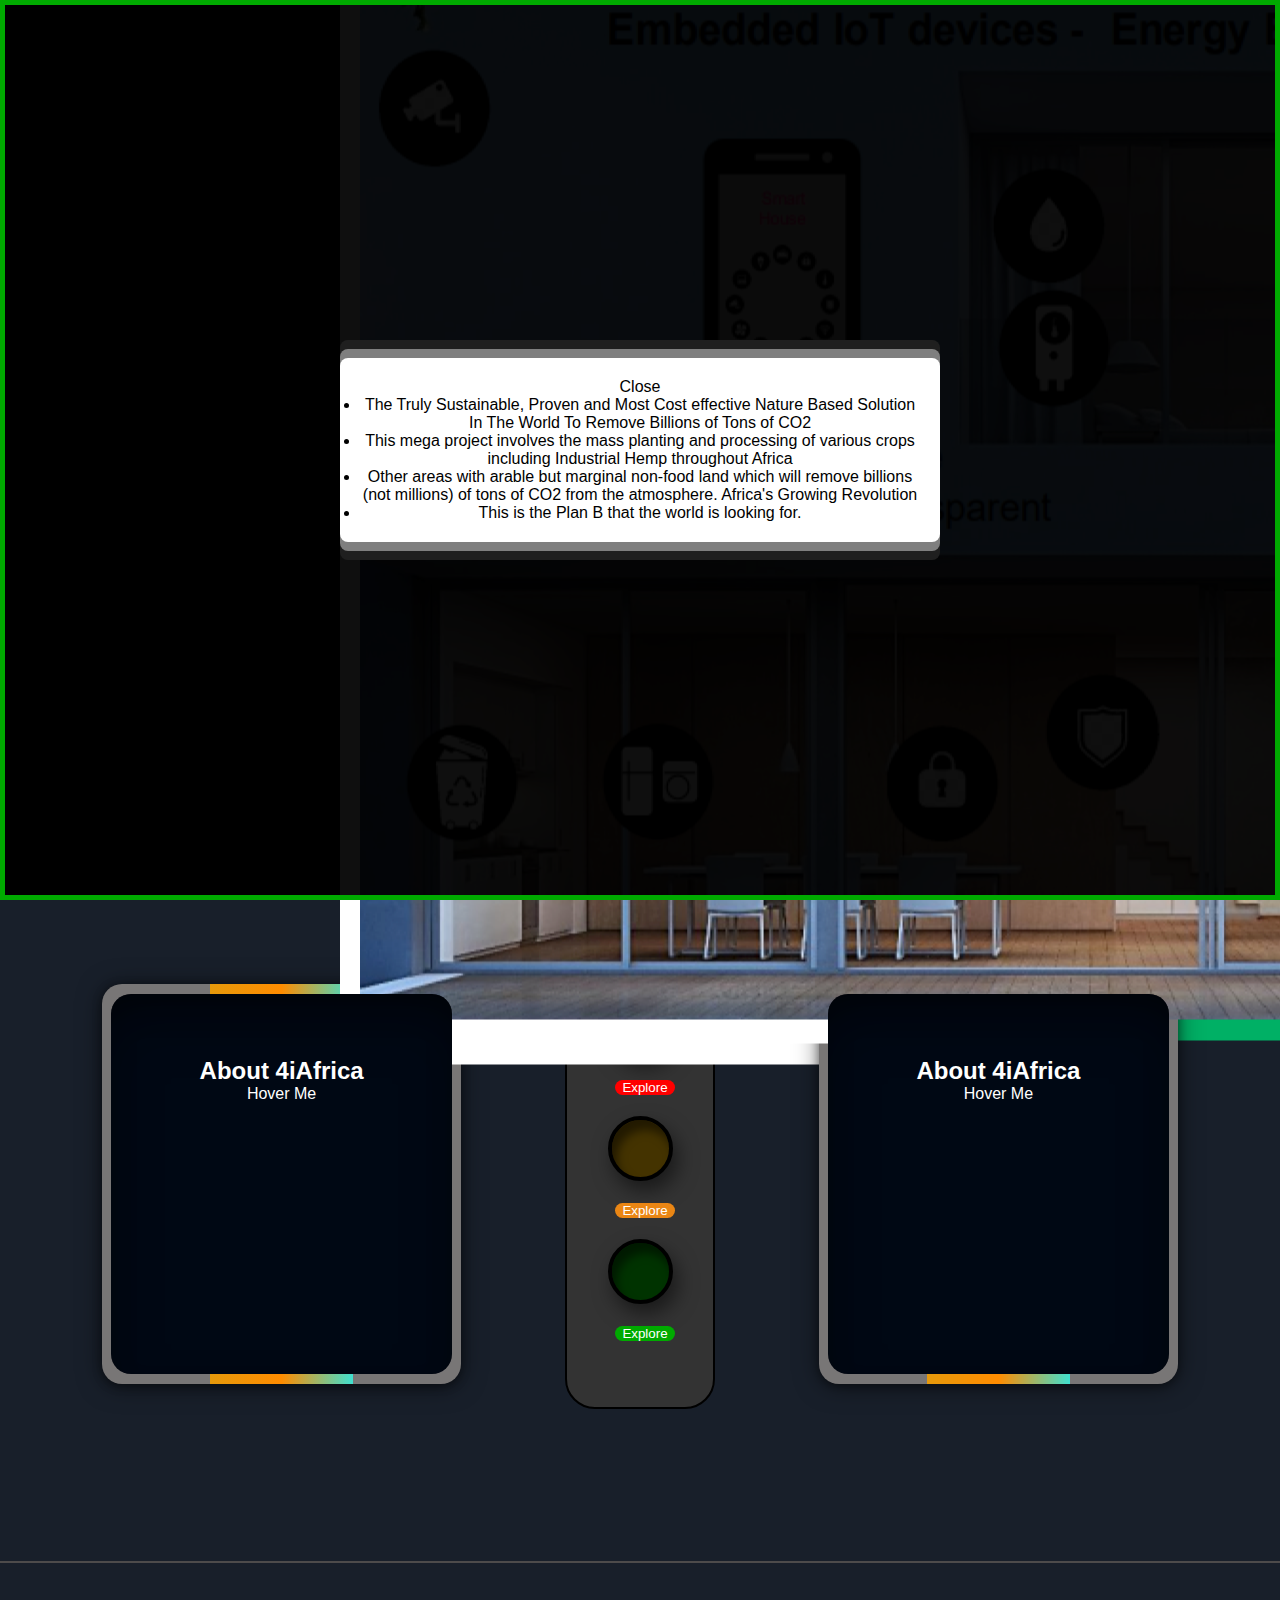
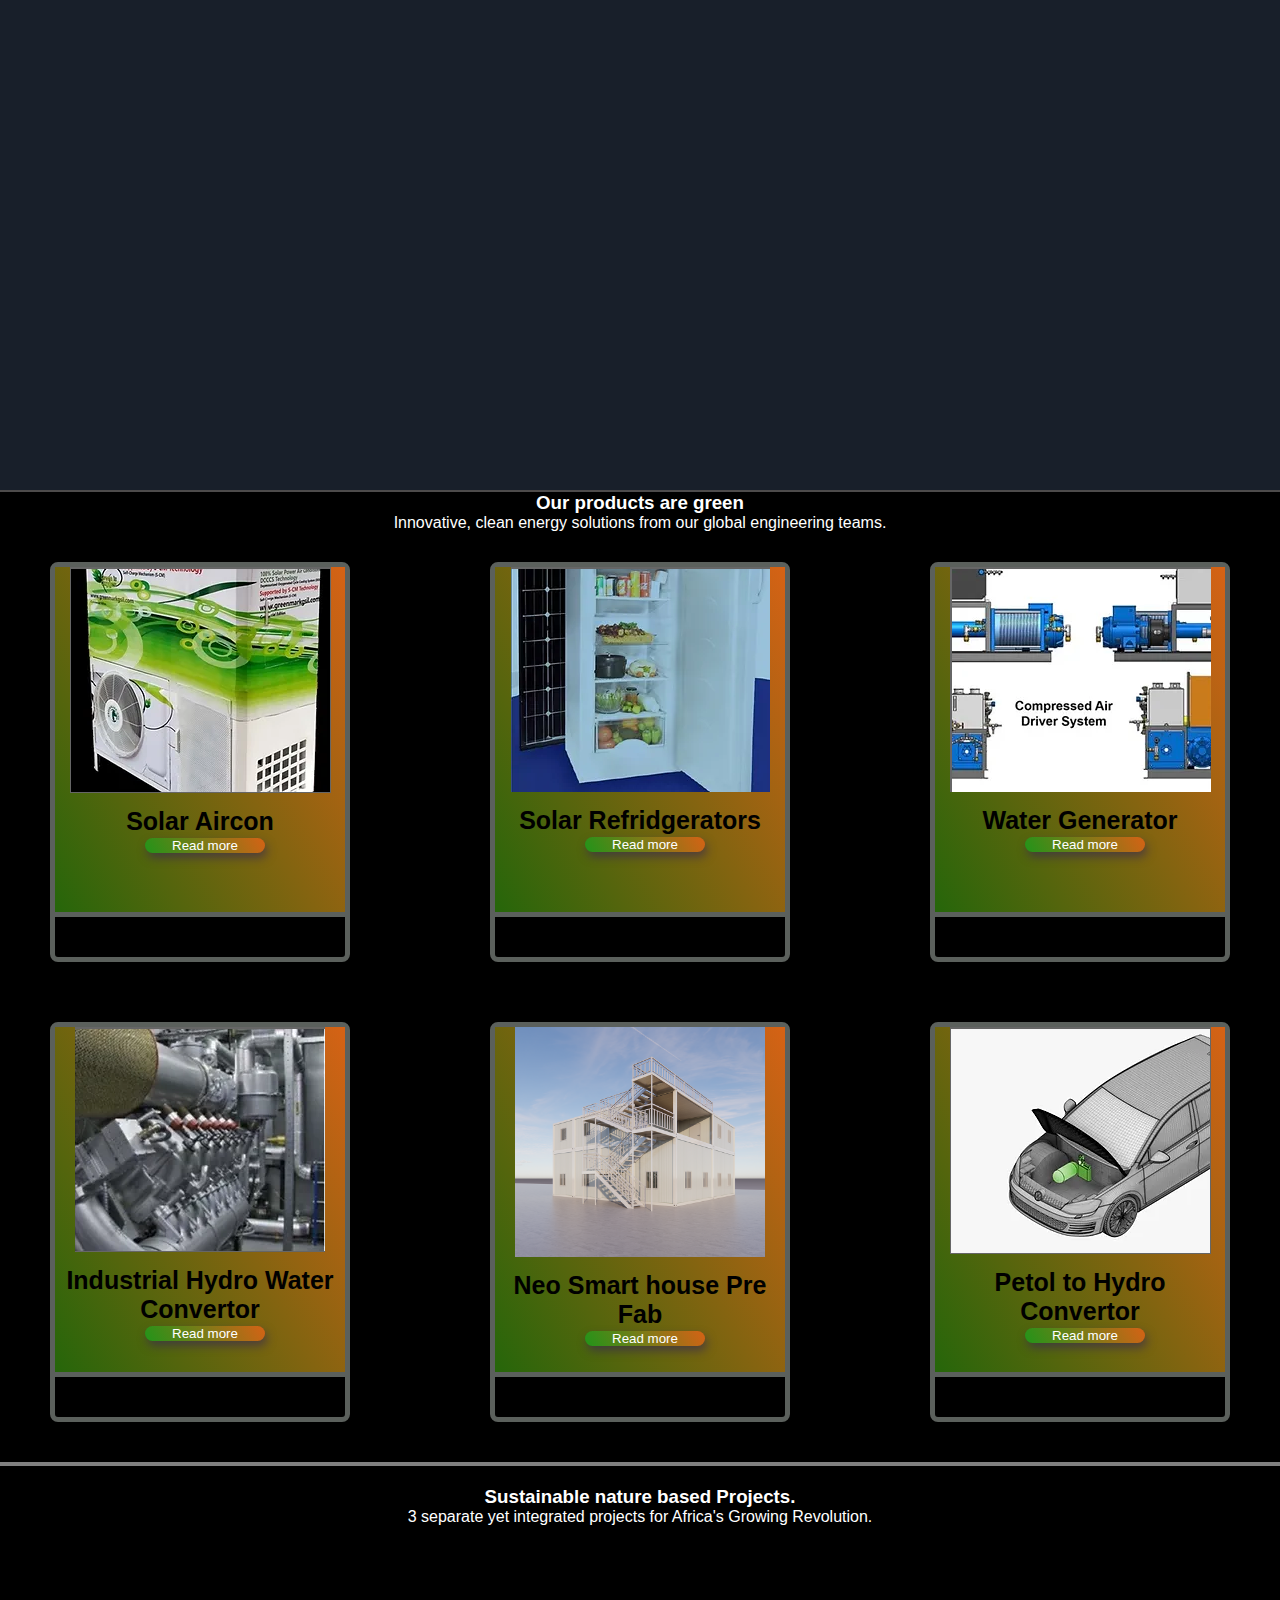
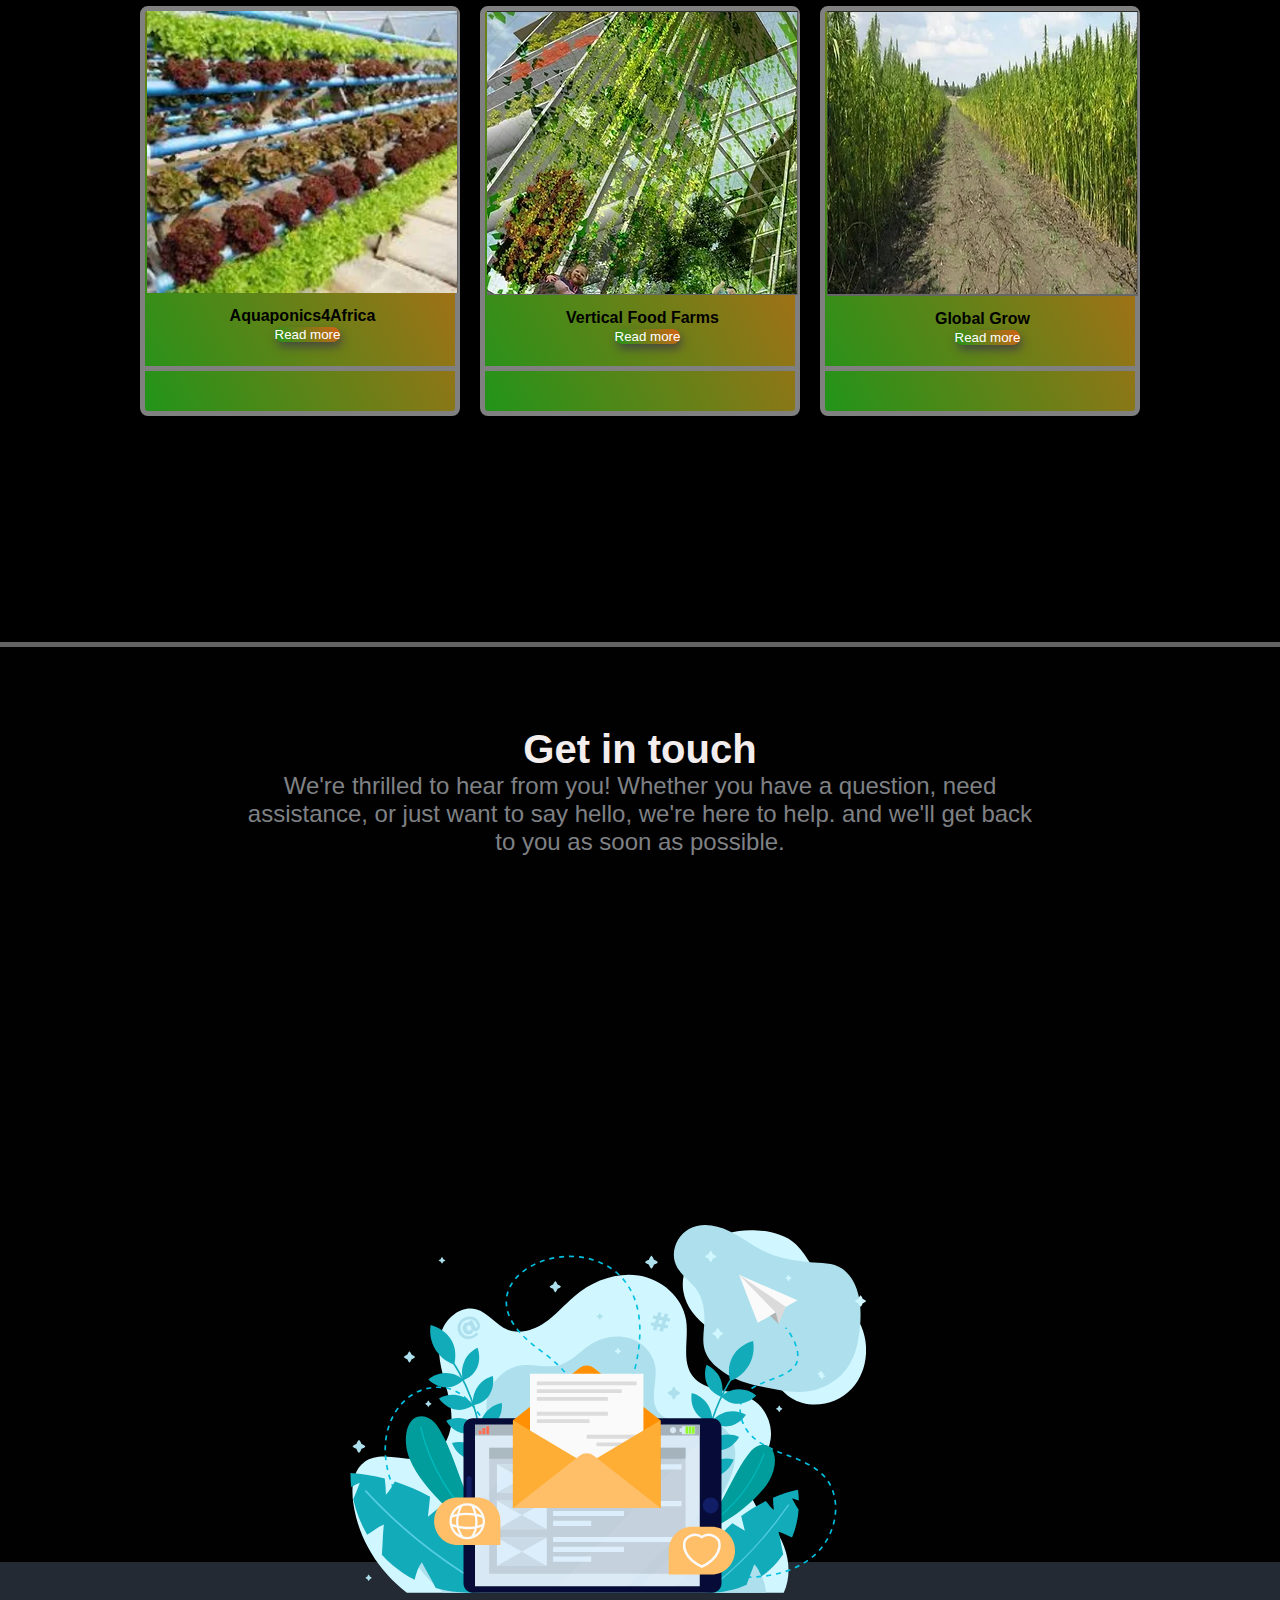
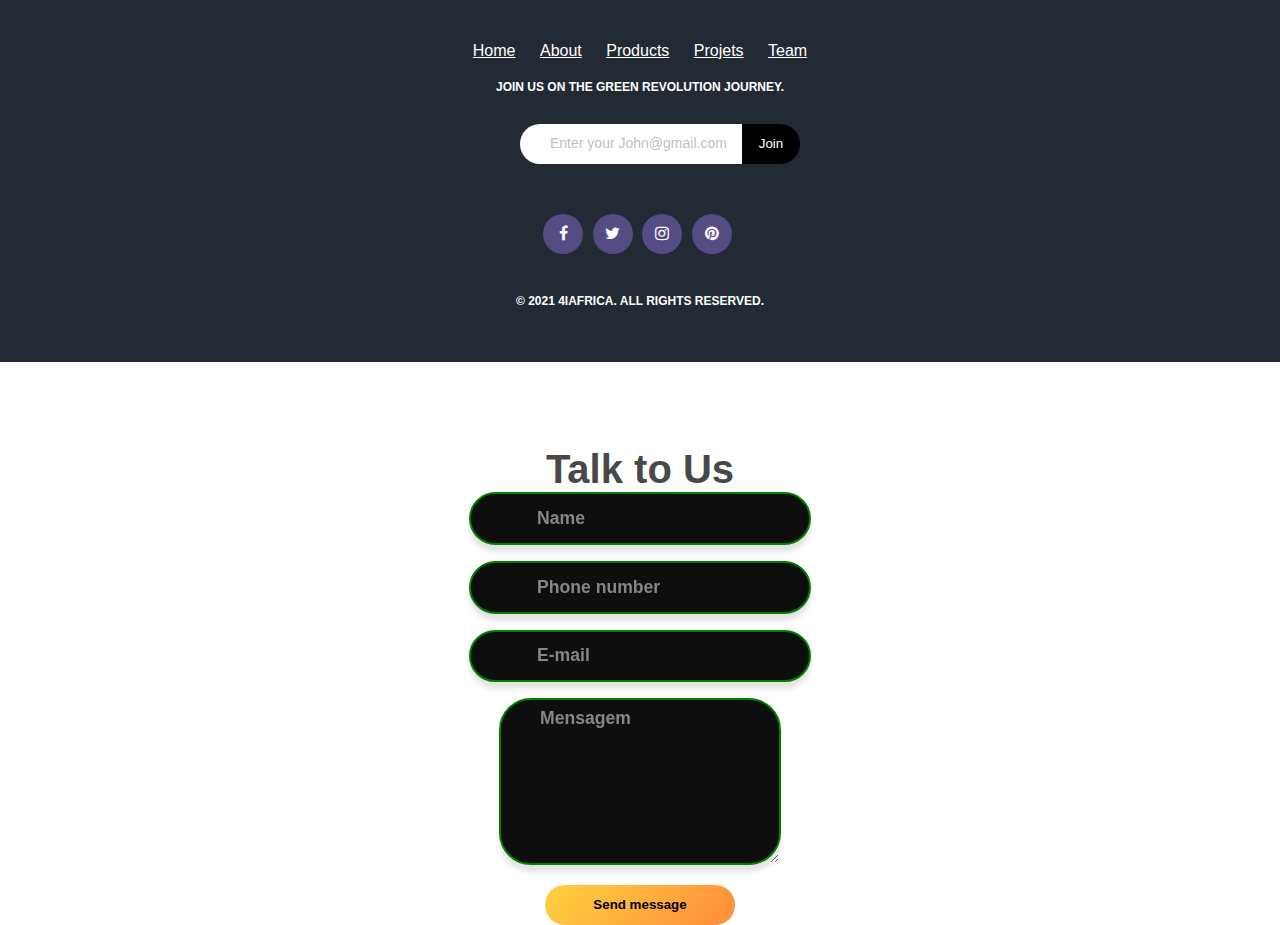
<file: index.html>
<!DOCTYPE html>
<html lang="en">
<head>
    <meta charset="UTF-8">
    <meta name="viewport" content="width=device-width, initial-scale=1, maximum-scale=1, user-scalable=no">
    <link rel="stylesheet" href="home-ex.css">
    <link href="https://cdn.jsdelivr.net/npm/bootstrap@5.3.1/dist/css/bootstrap.min.css" 
    rel="stylesheet" integrity="sha384-4bw+/aepP/YC94hEpVNVgiZdgIC5+VKNBQNGCHeKRQN+PtmoHDEXuppvnDJzQIu9" 
    crossorigin="anonymous">
    <!-- <link rel="stylesheet" href="home.css"> -->

    
    <title>4IAFRICA Home</title>
</head>
<body class="body" id="bodyHtml">


  <div class="grid-container1">

    <div class="grid-item1" id="header">

      <header> <!-- PAGE HEADER -->
        <figure class="header-logo">
          <!-- <img src="https://assets.codepen.io/4417738/logo_4.svg" alt="Fylo logo"> -->
          <h1 style="color: rgb(232, 237, 232);">4IAFRICA</h1>
        </figure>
      
        <nav class="header-menu">
          <ul>
            <li><a href="#" class="menuItem">Home</a></li>          
            <li><a href="#about" class="menuItem">About</a></li>
            <li><a href="#productSectionGrid" class="menuItem">Products</a></li>
            <li><a href="#projectSection" class="menuItem">Projects</a></li>
            <!-- <li>Team</li> -->
            <li><a href="#contactSection" class="menuItem">Contact</a></li>
          </ul>
        </nav>
      </header>

    </div> <!-- End header grid-->


    <div class="grid-item1" id="intro">

      <section class="intro"> <!-- INTRO SECTION -->

        <!-- Cube Rotation -->

        <div class="containerCube">
          <div class="cube">
            <div class="cube__face cube-face--bottom shadow"></div>
            <div class="cube__face cube-face--left">
              <img src="img/clean-globe.jpg" alt="Clean world">
            </div>
            <div class="cube__face cube-face--front">
              <img src="img/climate-change-backgrounder.jpg" alt="Climate change"/>
            </div>
            <div class="cube__face cube-face--back">
              <img src="img/draught.jpeg" alt="Draught">
            </div>
            <div class="cube__face cube-face--right">
             <img src="img/burning-planet.jpeg" alt="Burning planet">
            </div>
            <div class="cube__face cube-face--top">
              <img src="img/earth-11015_640.jpg" alt="Earth">
            </div>
            <div class="cube__face cube-face--bottom">
              <img src="img/africa.jpg" alt="Africa">
            </div>
          </div>
        </div>

        <!-- Cube Roation end -->
    
        <h1>INSIGHT | INNOVATE | IMPLEMENT | IMPACT</h1>
        <p>Sustainability is key to ensuring a resilient future for all. 4iAfrica provides governments, 
          business and communities with sustainable development solutions.</p>
        
        <div class="started">
          <button type="button">Explore</button> 
        </div>
      </section> <!-- End Intro -->

    </div> <!-- End intro grid -->


    <div class="grid-item1" id="aboutGrid">


    <section class="aboutSection" id="about">

      <div class="aboutWrapper">

        <div class="cardBox">
          <div class="card">
            <h2>About 4iAfrica</h2>
            <span>Hover Me</span>
            <div class="content">
              <h3>Welcome to 4iAfrica</h3>
              <p>We provide products, projects and digital platforms in the climate change, renewable energies, water, education, health, agriculture,

                tourism, ICT, Youth, Woman and
                
                SME Development sectors</p>
            </div> <!-- end of content -->
          </div> <!-- end of card -->
        </div> <!-- end of cardBox -->

        <div class="trafficLightsContainer">

          <div id="trafficlight">
            <span id="light1"></span>
            <div id="myModal10" class="modal">
              <div class="modal-content" style="width: 600px; border-radius: 8px;">
                <!-- <span class="close" id="closeModal">&times;</span> -->
                <!-- <span class="close" id="closeModal">Close</span> -->
                  <span class="CloseBtn10" id="close10">Close</span>
  
               <img src="img/antonio-Quote9.png" alt="">
                
                
              </div> <!-- end of modal-content -->
  
            </div> <!-- end of modal -->
  
            <button class="explore-btn-danger" id="red">Explore</button>
            <!-- End of light1 -->
  
            <span id="light2"></span>
  
            <div id="myModal11" class="modal">
              <div class="modal-content" style="width: 600px; border-radius: 8px;">
                <!-- <span class="close" id="closeModal">&times;</span> -->
                <!-- <span class="close" id="closeModal">Close</span> -->
                  <span class="CloseBtn11" id="close11">Close</span>
  
               <img src="img/Antonio-yellow.png" alt="">
                
                
              </div> <!-- end of modal-content -->
  
            </div> <!-- end of modal -->
            <button class="explore-btn-caution" id="yellow">Explore</button>
             <!-- End of light2 -->
  
             <div id="myModal12" class="modal">
              <div class="modal-content" style="width: 600px; border-radius: 8px;">
                <!-- <span class="close" id="closeModal">&times;</span> -->
                <!-- <span class="close" id="closeModal">Close</span> -->
                  <span class="CloseBtn12" id="close12">Close</span>
  
               <img src="img/antonio-climate.jpeg" alt="">
                
                
              </div> <!-- end of modal-content -->
  
            </div> <!-- end of modal -->
  
            <span id="light3"></span>
  
  
  
            <button class="explore-btn-go" id="green">Explore</button>
             <!-- End of light3 -->
        </div>
  
        </div> <!-- End trafficLightsContainer -->

        
                <div class="cardBox">
                  <div class="card">
                    <h2>About 4iAfrica</h2>
                    <span>Hover Me</span>
                    <div class="content">
                      <h3>Data driven Solutions</h3>
                      <p>With a long established track record as an Innovation driven solutions provider we focuses on implementation 
                        of large scale projects to transform and 
                        uplift developing countries.</p>
                    </div> <!-- end of content -->
                  </div> <!-- end of card -->
                </div> <!-- end of cardBox -->


      </div> <!-- end of aboutWrapper -->
            
    </section> <!-- end of about -->

    </div><!-- End aboutGrid -->


    <div class="grid-item1" id="videoSectionGrid">

      <section class="bottom-features" id="videoSection">

        <div class="videoWrapper">

          <iframe width="70%" height="400" src="https://www.youtube.com/embed/YYspivTxRw4" 
          title="YouTube video player" frameborder="0" allow="accelerometer; autoplay; 
          clipboard-write; encrypted-media; gyroscope; picture-in-picture; 
          web-share" allowfullscreen></iframe>

          

        </div> <!-- end of videoWrapper -->
        
      </section> <!-- End videoSection -->

      
    </div> <!-- End videoSectionGrid -->


    <div class="grid-item1" id="productSectionGrid">

     
      <h3 class="dark-blue" style="color: white;"><strong>Our products are green</strong></h3>

      <p class="center" style="color: white;">Innovative, clean energy solutions from our global engineering teams. </p>
      

      <div class="grid-containerProducts">
        <div class="item">


          <div class="grid-item">

            <div class="product-card">
             <img src="img/aircon.png" alt="Solar Aircon">
             <h4 class="productTitle">Solar Aircon</h4>
             <button class="openButton1" id="openModal1">Read more</button>
            </div> <!-- end of card1-->

            <div id="myModal1" class="modal">
             <div class="modal-content" style="width: 600px; border-radius: 8px;">
               <!-- <span class="close" id="closeModal">&times;</span> -->
               <span class="close" id="close1">Close</span>

               <ul>
                 <li>Unlike most Aircon machines, DOCCES Solar Air Conditioner does not recycle contaminated air</li>
                 <li>Uses power from 2 solar panels, free energy from nature</li>
                 <li>Do you want a no energy bill at the end of each month? 
                   If your answer is yes then this product is perfect for youre household.</li>
                 <li> For more information please watch our demo video below. 
                   <a href="https://youtu.be/Lw7tx5UHiR0" class="watchDemo" target="_blank">Watch demo</a> </li>
                   <!-- <span class="CloseBtn" id="close1">Close</span> -->
               </ul>
               
               
             </div> <!-- end of modal-content -->

           </div> <!-- end of modal -->

         </div> <!-- end of product1 -->

        </div> <!-- End item 1-->


        <div class="item">

          <div class="grid-item">
            <div class="product-card">
              <img src="img/refridgerator.png" alt="Solar Refridgerator">
              <h4 class="productTitle">Solar Refridgerators</h4>
              <!-- <button class="openButton1" id="openModal2">Read more</button> -->
              <button id="openModal2" class="openButton1">Read more</button>
             </div> <!-- end of card12-->

             <!-- <button id="openModal" class="">Open Modal</button> -->

            <div id="myModal2" class="modal">
              <div class="modal-content" style="width: 600px; border-radius: 8px;">
                <!-- <span class="close" id="closeModal">&times;</span> -->
                <!-- <span class="close" id="closeModal">Close</span> -->
                  <span class="CloseBtn2" id="close2">Close</span>

                <ul>
                  <li>Our solar refrigerators are the cleanest in the world</li>
                  <li> our non chemical battery keeps contents cold for 36 hours without solar or grid power.</li>
                  <li>Low carbon footprint, inexpensive and reliable medical services and avoiding food wastage.</li>
                  <li> Solar power - no emissions, no energy cost and CO2 Free refrigerant.</li>
                    <!-- <span class="CloseBtn" id="close1">Close</span> -->
                </ul>
                
                
              </div> <!-- end of modal-content -->

            </div> <!-- end of modal -->

            
          </div> <!-- end of product2 -->

        </div> <!-- End item 2-->

        <div class="item">

          <div class="grid-item">
            <div class="product-card">
              <img src="img/cleanwater.png" alt="Hydro clean water generator">
              <h4 class="productTitle">Water Generator</h4>
              <!-- <button class="openButton1" id="openModal3">Read more</button> -->
              <button id="openModal3" class="openButton1">Read more</button>
             </div> <!-- end of card3-->

             <div id="myModal3" class="modal">
              <div class="modal-content" style="width: 600px; border-radius: 8px;">
                <!-- <span class="close" id="closeModal">&times;</span> -->
                <!-- <span class="close" id="closeModal">Close</span> -->
                  <span class="CloseBtn3" id="close13">Close</span>

                <ul>
                  <li>More affordable than deep cycle batteries.</li>
                  <li>Long term non chemical clean energy storage with a 30+ year shelf life</li>
                  <li>Transportable and 74% efficiency factor</li>
                  <li>This product has the ability to generate between 500-400,000 
                    litres of clean water from the air every day. </li>
                    <!-- <span class="CloseBtn" id="close1">Close</span> -->
                </ul>
                
                
              </div> <!-- end of modal-content -->

            </div> <!-- end of modal -->
            
          </div> <!-- end of product3 -->

        </div><!-- End Item 3 -->


        <div class="item">

          <div class="grid-item">
            <div class="product-card">
              <img src="img/greenhydro.png" alt="Hydro green">
              <h4 class="productTitle">Industrial Hydro Water Convertor</h4>
              <!-- <button class="openButton1" id="openModal4">Read more</button> -->
              <button id="openModal4" class="openButton1">Read more</button>
             </div> <!-- end of card4-->

             <div id="myModal4" class="modal">
              <div class="modal-content" style="width: 600px; border-radius: 8px;">
                <!-- <span class="close" id="closeModal">&times;</span> -->
                <!-- <span class="close" id="closeModal">Close</span> -->
                  <span class="CloseBtn4" id="close14">Close</span>

                <ul>
                  <li>This is a large scale project at municipal/city level where.</li>
                  <li>We create large industrial amounts of green hydrogen 
                    from the wastewater processes which utilise vortex processes to clean the water.</li>
                  <li>Transportable and 74% efficiency factor</li>
                  <li>This product has the ability to generate between 500-400,000 
                    litres of clean water from the air every day. </li>
                    <!-- <span class="CloseBtn" id="close1">Close</span> -->
                </ul>
                
                
              </div> <!-- end of modal-content -->

            </div> <!-- end of modal -->

          </div> <!-- end of product4 -->

        </div> <!-- End Item 4 -->


        <div class="item">

          <div class="grid-item">

            <div class="product-card">
              <img src="img/prefab-house.png" style="width: 250px; height: 230px;" alt="Solar Aircon">
              <h4 class="productTitle">Neo Smart house Pre Fab </h4>
              <!-- <button class="openButton1" id="openModal5">Read more</button> -->
              <button id="openModal5" class="openButton1">Read more</button>
             </div> <!-- end of card5-->


             <div id="myModal5" class="modal">
              <div class="modal-content" style="width: 600px; border-radius: 8px;">
                <!-- <span class="close" id="closeModal">&times;</span> -->
                <!-- <span class="close" id="closeModal">Close</span> -->
                  <span class="CloseBtn5" id="close15">Close</span>

               <img src="img/smart-house.png" alt="">
                
                
              </div> <!-- end of modal-content -->

            </div> <!-- end of modal -->

          </div> <!-- end of product5 -->

        </div> <!-- End Item 5 -->

        <div class="item">

          <div class="grid-item">

            <div class="product-card">
              <img src="img/hydropetrol.png" alt="hydro petrol convertor">
              <h4 class="productTitle">Petol to Hydro Convertor</h4>
              <!-- <button class="openButton1" id="openModal6">Read more</button> -->
              <button id="openModal6" class="openButton1">Read more</button>
             </div> <!-- end of card6-->
             
             <div id="myModal6" class="modal">
              <div class="modal-content" style="width: 600px; border-radius: 8px;">
                <!-- <span class="close" id="closeModal">&times;</span> -->
                <!-- <span class="close" id="closeModal">Close</span> -->
                  <span class="CloseBtn6" id="close16">Close</span>

                <ul>
                  <li>This converter addresses the very high cost of acquiring a hydrogen 
                    car and when coupled with the fact that there are no refuelling stations</li>

                  <li>our customised hydrogen converter can transform almost any petrol powered
                     vehicle to a hydrogen powered vehicle at a fraction of the cost</li>

                  <li>Our tech includes an easy-to-use hydrogen generator where our training programmes 
                    will make hydrogen affordable and accessible to all @60% cost savings</li>

                  <li>This product has the ability to generate between 500-400,000 
                    litres of clean water from the air every day. </li>
                    <!-- <span class="CloseBtn" id="close1">Close</span> -->
                </ul>
                
                
              </div> <!-- end of modal-content -->

            </div> <!-- end of modal -->

          </div> <!-- end of product6 -->

        </div><!-- End Item 6 -->

      </div> <!-- End grid-containerProducts -->

      <!-- grid projects section -->


    <div class="grid-item1" id="projectSectionGrid">

       <!-- Projects section -->

       <div class="projectsWrapper" id="projectSection">

        <h3 class="dark-blue" style="color: white;"><strong> Sustainable nature based Projects.</strong></h3>

        <p class="center" style="color: white;">3 separate yet integrated projects for Africa's Growing Revolution.</p>

        <div class="projectsFlexContainer">
          <div class="projectContainer">

            <div class="projectCard">
              <img src="img/aquaponics.png" alt="Aquaponics Project">
              <h4 class="projectTitle">Aquaponics4Africa</h4>
  
              <!-- <button class="openButton1Projects" id="openModal6">Read more</button> -->

              <button id="openModal7" class="openButton1Projects">Read more</button>
  
             </div> <!-- end of projectCard1 -->

             <div id="myModal7" class="modal">
              <div class="modal-content" style="width: 600px; border-radius: 8px;">
                <!-- <span class="close" id="closeModal">&times;</span> -->
                <!-- <span class="close" id="closeModal">Close</span> -->
                  <span class="CloseBtn7" id="close17">Close</span>

                <ul>
                  <li>Provision of basic non electric hydroponic systems (Phase 1) </li>

                  <li>training to all schools in Africa which when scaled will provide 
                    food for the school and surrounding communities</li>

                  <li>Phase 2 moves into Aquaponics and expanded systems including fish and chicken</li>

                  <li>This product has the ability to generate between 500-400,000 
                    litres of clean water from the air every day. </li>
                    <!-- <span class="CloseBtn" id="close1">Close</span> -->
                </ul>
                
                
              </div> <!-- end of modal-content -->

            </div> <!-- end of modal -->


          </div> <!-- end of project container -->
           
          <div class="projectContainer">

            <div class="projectCard">
              <img src="img/verticaFoodFarms.png" alt="Vertica FoodFarms">
              <h4 class="projectTitle">Vertical Food Farms</h4>
  
              <!-- <button class="openButton1Projects" id="openModal6">Read more</button> -->

              <button id="openModal8" class="openButton1Projects">Read more</button>
  
             </div> <!-- end of projectCard2 -->


             <div id="myModal8" class="modal">
              <div class="modal-content" style="width: 600px; border-radius: 8px;">
                <!-- <span class="close" id="closeModal">&times;</span> -->
                <!-- <span class="close" id="closeModal">Close</span> -->
                  <span class="CloseBtn8" id="close18">Close</span>

                <ul>
                  <li>The Big Brother of Aquaponics but 100 X times capacity 
                    using vertical grow towers - ideal for cities. </li>

                  <li>One project is the establishment of the world's largest vertical food 
                    farms - 600 venues in 3 cities in 1 country</li>

                  <li>Phase 2 moves into Aquaponics and expanded systems including fish and chicken</li>

                  <li>This product has the ability to generate between 500-400,000 
                    litres of clean water from the air every day. </li>
                    <!-- <span class="CloseBtn" id="close1">Close</span> -->
                </ul>
                
                
              </div> <!-- end of modal-content -->

            </div> <!-- end of modal -->
  
          </div> <!-- end of projectContainer -->

          
           <div class="projectContainer">
            <div class="projectCard">
              <img src="img/globalGrow.png" alt="Global Grow">
              <h4 class="projectTitle">Global Grow</h4>
  
              <!-- <button class="openButton1Projects" id="openModal6">Read more</button> -->

              <button id="openModal9" class="openButton1Projects">Read more</button>
  
             </div> <!-- end of projectCard2 -->


             <div id="myModal9" class="modal">
              <div class="modal-content" style="width: 600px; border-radius: 8px;">
                <!-- <span class="close" id="closeModal">&times;</span> -->
                <!-- <span class="close" id="closeModal">Close</span> -->
                  <span class="CloseBtn9" id="close19">Close</span>

                <ul>
                  <li>The Truly Sustainable, Proven and Most Cost effective Nature Based 
                    Solution In The World To Remove Billions of Tons of CO2</li>

                  <li>This mega project involves the mass planting and processing of various 
                    crops including Industrial Hemp throughout Africa</li>

                  <li>Other areas with arable but marginal non-food land which will remove billions
                     (not millions) of tons of CO2 from the atmosphere. Africa's Growing Revolution</li>

                  <li>This is the Plan B that the world is looking for.</li>
                    <!-- <span class="CloseBtn" id="close1">Close</span> -->
                </ul>
                
                
              </div> <!-- end of modal-content -->

            </div> <!-- end of modal -->
  

           </div> <!-- end of projectContainer -->
           

        </div> <!-- projectsFlexContainer -->

      </div> <!-- end of projects wrapper-->

    </div><!-- End projectSectionGrid -->

    <div class="grid-item1" id="contactSectionGrid">

      <!-- contact form section -->

      <section class="formSection" id="contactSection">

        <div class="contactformContainer">

          <div class="formHeaderContainer">

            <h1 class="formHeader">Get in touch </h1>

            <p class="formHeaderCopy">We're thrilled to hear from you! Whether you have a question, need assistance, or just want to say hello, we're here to help. 
               and we'll get back to you as soon as possible.</p>

          </div> <!-- end of formHeaderContainer -->
          

          <div class="container d-flex justify-content-center align-items-center">
            
	
            <!-- // SVG
                    from: https://www.freepik.com/free-vector/new-message-concept-landing-page_5777076.htm 
            -------------------------------------------------------------
            -- Note: need to use inline svg to manipulate its components
            ------------------------------------------------------------>
          
            <svg xmlns="http://www.w3.org/2000/svg" viewBox="0 0 790 563" fill="none">
                <g id="Image" class="contactImage">
                    <g id="g14">
                        <g id="g16">
                            <g id="g22">
                                <path id="path24" d="M578.06 12.9772C592.384 8.33142 607.668 7.43103 622.682 8.31278C644.252 9.57946 666.668 15.0178 682.527 29.8837C692.521 39.2526 699.149 51.6277 707.182 62.7655C730.486 95.0785 766.513 118.198 782.236 154.912C795.674 186.289 790.623 225.749 767.498 250.666C744.37 275.583 703.649 282.658 675.018 264.535C647.531 247.136 635.383 212.503 610.273 191.742C592.326 176.901 569.144 170.28 549.646 157.607C529.69 144.636 513.457 124.248 509.79 100.515C506.745 80.8173 513.744 59.4156 528.903 46.4558C543.731 33.7796 559.331 19.0536 578.06 12.9772Z" fill="#D0F6FF"/>
                            </g>
                            <g id="g26">
                                <path id="path28" d="M702.629 254.14C677.841 258.169 653.602 251.674 628.841 247.05C605.059 242.608 581.372 234.267 562.49 218.522C553.842 211.31 546.177 202.344 542.784 191.529C537.944 176.097 542.362 159.436 542.319 143.243C542.267 124.241 537.593 105.929 524.57 91.9138C516.642 83.3826 507.429 75.9038 501.21 66.026C488.249 45.4368 498.285 17.8695 518.578 6.24557C537.067 -4.34208 560.588 -0.151769 579.793 9.03335C598.996 18.2198 615.855 31.9082 635.139 40.9228C656.28 50.8045 679.407 54.6779 702.724 56.9022C720.556 58.6044 738.716 56.5333 753.266 67.1156C763.675 74.6877 771.032 86.0519 775.307 98.2911C783.396 121.448 781.768 148.673 778.037 172.583C775.54 188.601 770.517 204.461 761.348 217.755C750.094 234.074 732.89 245.819 714.058 251.504C710.234 252.66 706.426 253.523 702.629 254.14Z" fill="#ADE0EC"/>
                            </g>
                            <g id="g30">
                                <path id="path32" d="M663.601 562.578H87.0689C43.5385 528.913 13.2922 480.886 5.1219 426.023C1.72497 403.207 3.65744 376.191 22.008 362.528C50.2285 341.516 92.5784 368.009 124.46 353.325C144.998 343.869 155.119 319.297 155.332 296.439C155.544 273.583 147.922 251.523 142.217 229.409C136.51 207.295 132.749 183.417 140.459 161.935C148.169 140.454 170.87 123.025 192.716 128.727C211.437 133.614 223.318 152.833 241.257 160.133C259.931 167.732 281.608 160.819 298.184 149.256C314.758 137.694 327.949 121.87 343.441 108.858C370.638 86.0156 406.562 72.0169 441.495 77.35C476.426 82.6831 508.747 110.108 514.202 145.471C518.662 174.4 506.652 207.826 524.152 231.129C543.883 257.401 585.152 250.025 613.676 265.983C636.899 278.972 649.286 309.077 642.052 334.934C634.666 361.336 609.565 383.494 613.653 410.622C616.583 430.071 633.6 443.505 645.587 458.982C668.627 488.727 679.049 528.158 663.601 562.578Z" fill="#D0F6FF"/>
                            </g>
                            <g id="g34">
                                <path id="path36" d="M636.536 562.578H142.588C127.567 548.706 110.711 535.931 102.179 517.242C93.6475 498.553 93.6698 474.269 107.702 459.372C124.638 441.394 152.947 443.847 176.763 437.899C204.228 431.038 229.205 408.689 232.723 380.251C237.265 343.537 206.911 309.992 208.804 273.041C210.296 243.911 234.698 217.737 263.314 214.567C282.66 212.424 302.727 219.607 321.415 214.109C338.741 209.012 351.237 194.119 366.296 184.052C383.968 172.235 406.528 167.099 426.891 172.974C447.257 178.85 464.492 196.695 467.235 217.968C470.152 240.588 458.004 266.283 470.888 284.991C480.485 298.927 499.63 301.618 516.392 301.075C533.155 300.531 551.03 298.252 565.763 306.372C579.463 313.921 587.611 329.548 589.138 345.273C590.664 360.996 586.334 376.788 579.943 391.199C574.357 403.794 567.162 415.706 562.961 428.843C558.759 441.979 557.893 457.066 564.737 469.006C571.941 481.577 585.915 488.105 597.307 496.94C617.442 512.552 635.027 536.936 636.536 562.578Z" fill="#ADE0EC"/>
                            </g>
                            <g id="g38">
                                <path id="path40" d="M595.195 76.2172L623.725 149.709L684.511 114.948L595.195 76.2172Z" fill="#FAFAFA"/>
                            </g>
                            <g id="g42">
                                <path id="path44" d="M595.195 76.2172L651.26 133.962L666.528 125.232L595.195 76.2172Z" fill="#DADADA"/>
                            </g>
                            <g id="g46">
                                <path id="path48" d="M666.528 125.231L655.896 151.885L651.262 133.962L666.528 125.231Z" fill="#DADADA"/>
                            </g>
                            <g id="g50">
                                <path id="path52" d="M655.896 151.885L642.776 138.814L651.262 133.962L655.896 151.885Z" fill="#B2B2B2"/>
                            </g>
                            <g id="g54">
                                <path id="path56" d="M222.015 539.778C157.683 522.604 101.579 476.087 72.2367 415.592C60.1279 390.628 52.3612 362.908 54.182 335.155C56.0014 307.4 68.2732 279.663 90.2639 263.011C112.253 246.359 144.303 242.756 167.56 257.538C190.03 271.821 200.733 299.209 220.204 317.461C243.475 339.274 280.404 345.641 308.459 330.683C336.514 315.723 352.288 279.369 342.05 248.968C332.575 220.834 305.793 203.339 282.527 185.228C259.261 167.115 236.126 141.651 239.454 112.116C242.315 86.7319 264.382 67.653 287.628 57.7513C332.132 38.7951 389.516 47.2223 419.844 85.2787C452.476 126.224 446.202 185.954 431.486 236.425C416.769 286.896 395.069 337.985 402.391 390.086C408.475 433.375 434.97 472.304 470.109 497.688C505.247 523.075 548.365 535.649 591.441 538.326C634.426 540.999 680.569 532.908 712.364 503.476C744.158 474.044 754.899 419.157 726.78 386.108C712.226 369.003 690.497 360.328 669.604 352.466C648.708 344.604 626.907 336.377 611.765 319.807C596.621 303.236 590.753 275.553 604.995 258.181C621.492 238.058 665.44 235.858 680.982 214.969C692.069 200.069 679.116 171.364 666.529 157.269" stroke="#00C0E0" stroke-width="2.541" stroke-miterlimit="10" stroke-dasharray="7.62 7.62"/>
                            </g>
                            <g id="g58">
                                <path id="path60" d="M186.221 462.671C158.423 444.172 133.639 421.035 113.173 394.475C104.595 383.341 96.7115 371.5 91.5083 358.398C86.3038 345.294 83.8862 330.794 86.4431 316.909C88.2757 306.953 93.6209 296.589 103.112 293.404C110.525 290.917 118.902 293.505 125.077 298.35C131.253 303.195 135.584 310.023 139.418 316.916C154.207 343.52 163.287 372.9 174.224 401.352C179.474 415.006 185.205 428.511 192.17 441.366C195.631 447.754 199.387 453.984 203.532 459.939C207.289 465.334 214.117 471.144 216.477 476.969C211.073 481.321 191.263 466.026 186.221 462.671Z" fill="#009D9C"/>
                            </g>
                            <g id="g62">
                                <path id="path64" d="M107.952 308.508C121.544 366.877 153.477 420.713 197.968 460.267" stroke="#00BBBF" stroke-width="2.02" stroke-miterlimit="10"/>
                            </g>
                            <g id="g66">
                                <path id="path68" d="M556.282 462.962C580.155 451.221 602.114 435.493 621.004 416.609C628.922 408.693 636.362 400.145 641.81 390.319C647.257 380.493 650.64 369.27 650.028 358.018C649.587 349.946 646.41 341.19 639.223 337.682C633.608 334.942 626.717 336.117 621.339 339.307C615.961 342.497 611.841 347.447 608.109 352.504C593.705 372.014 583.539 394.316 571.997 415.691C566.459 425.947 560.553 436.037 553.736 445.484C550.349 450.177 546.746 454.716 542.861 458.995C539.341 462.875 533.349 466.761 530.891 471.124C534.727 475.129 551.952 465.092 556.282 462.962Z" fill="#009D9C"/>
                            </g>
                            <g id="g70">
                                <path id="path72" d="M633.861 349.129C617.182 393.899 586.452 433.173 547.233 459.836" stroke="#00BBBF" stroke-width="1.612" stroke-miterlimit="10"/>
                            </g>
                            <g id="g74">
                                <path id="path76" d="M198.233 424.458C213.177 349.774 197.247 269.251 155.048 206.17" stroke="#11ABBA" stroke-width="2.541" stroke-miterlimit="10"/>
                            </g>
                            <g id="g78">
                                <path id="path80" d="M159.471 213.554C147.424 209.56 136.887 201.07 130.331 190.079C123.775 179.087 121.256 165.687 123.366 153.024C136.148 156.495 148.154 164.541 154.962 176.037C161.771 187.536 162.465 200.493 159.471 213.554Z" fill="#11ABBA"/>
                            </g>
                            <g id="g82">
                                <path id="path84" d="M172.923 237.731C170.163 228.217 170.886 217.71 174.922 208.676C178.958 199.643 186.273 192.157 195.149 187.981C198.557 197.74 198.756 208.999 194.512 218.417C190.269 227.834 182.434 233.949 172.923 237.731Z" fill="#11ABBA"/>
                            </g>
                            <g id="g86">
                                <path id="path88" d="M173.775 236.831C166.404 230.308 156.684 226.574 146.897 226.504C137.11 226.434 127.338 230.03 119.876 236.447C127.196 243.672 137.206 248.568 147.423 248.608C157.641 248.647 166.403 243.999 173.775 236.831Z" fill="#11ABBA"/>
                            </g>
                            <g id="g90">
                                <path id="path92" d="M188.104 276.094C187.024 266.239 189.542 256.02 195.07 247.837C200.597 239.655 209.088 233.576 218.546 231.029C220.225 241.241 218.483 252.363 212.686 260.887C206.887 269.41 198.122 274.049 188.104 276.094Z" fill="#11ABBA"/>
                            </g>
                            <g id="g94">
                                <path id="path96" d="M189.099 275.358C182.962 267.634 174.033 262.24 164.408 260.443C154.782 258.647 144.542 260.463 136.091 265.464C142.057 273.87 151.07 280.459 161.124 282.301C171.179 284.145 180.606 281.115 189.099 275.358Z" fill="#11ABBA"/>
                            </g>
                            <g id="g98">
                                 <path id="path100" d="M198.154 314.469C197.924 304.556 201.31 294.598 207.521 286.933C213.729 279.267 222.71 273.961 232.351 272.257C233.146 282.578 230.456 293.504 223.948 301.485C217.439 309.467 208.308 313.315 198.154 314.469Z" fill="#11ABBA"/>
                            </g>
                            <g id="g102">
                                <path id="path104" d="M199.208 313.823C193.758 305.586 185.324 299.426 175.891 296.789C166.457 294.15 156.099 295.057 147.252 299.294C152.471 308.194 160.885 315.553 170.744 318.274C180.602 320.997 190.253 318.808 199.208 313.823Z" fill="#11ABBA"/>
                            </g>
                            <g id="g106">
                                <path id="path108" d="M203.971 356.696C205.264 346.866 210.136 337.563 217.445 330.968C224.754 324.372 234.439 320.543 244.225 320.378C243.428 330.699 239.095 341.071 231.443 347.929C223.789 354.789 214.179 357.154 203.971 356.696Z" fill="#11ABBA"/>
                            </g>
                            <g id="g110">
                                <path id="path112" d="M205.112 356.224C200.99 347.23 193.605 339.817 184.689 335.725C175.775 331.635 165.404 330.9 156.012 333.694C159.806 343.307 166.988 351.901 176.31 356.142C185.632 360.381 195.5 359.74 205.112 356.224Z" fill="#11ABBA"/>
                            </g>
                            <g id="g114">
                                <path id="path116" d="M546.285 450.207C530.11 375.786 544.71 295.004 585.861 231.219" stroke="#11ABBA" stroke-width="2.541" stroke-miterlimit="10"/>
                            </g>
                            <g id="g118">
                                <path id="path120" d="M581.562 238.676C593.54 234.478 603.937 225.811 610.312 214.71C616.685 203.608 618.983 190.168 616.663 177.542C603.94 181.23 592.069 189.476 585.452 201.088C578.835 212.7 578.354 225.668 581.562 238.676Z" fill="#11ABBA"/>
                            </g>
                            <g id="g122">
                                <path id="path124" d="M568.512 263.078C571.114 253.518 570.219 243.024 566.033 234.06C561.85 225.096 554.412 217.737 545.469 213.71C542.22 223.525 542.208 234.787 546.607 244.131C551.006 253.476 558.939 259.457 568.512 263.078Z" fill="#11ABBA"/>
                            </g>
                            <g id="g126">
                                <path id="path128" d="M567.646 262.192C574.907 255.545 584.566 251.647 594.349 251.411C604.134 251.175 613.963 254.605 621.528 260.895C614.331 268.242 604.403 273.308 594.187 273.52C583.972 273.732 575.135 269.234 567.646 262.192Z" fill="#11ABBA"/>
                            </g>
                            <g id="g130">
                                <path id="path132" d="M553.965 301.692C554.883 291.82 552.196 281.645 546.534 273.556C540.872 265.469 532.283 259.535 522.783 257.148C521.274 267.388 523.198 278.478 529.136 286.902C535.074 295.328 543.915 299.817 553.965 301.692Z" fill="#11ABBA"/>
                            </g>
                            <g id="g134">
                                <path id="path136" d="M552.959 300.973C558.968 293.147 567.807 287.6 577.401 285.642C586.995 283.683 597.263 285.324 605.795 290.182C599.97 298.687 591.066 305.428 581.044 307.441C571.021 309.454 561.546 306.585 552.959 300.973Z" fill="#11ABBA"/>
                            </g>
                            <g id="g138">
                                <path id="path140" d="M544.55 340.232C544.617 330.317 541.066 320.416 534.731 312.857C528.396 305.299 519.329 300.144 509.661 298.606C509.036 308.939 511.905 319.818 518.546 327.687C525.186 335.556 534.379 339.25 544.55 340.232Z" fill="#11ABBA"/>
                            </g>
                            <g id="g142">
                                <path id="path144" d="M543.486 339.603C548.799 331.276 557.13 324.975 566.519 322.176C575.908 319.378 586.279 320.109 595.196 324.198C590.124 333.185 581.833 340.685 572.021 343.571C562.207 346.46 552.522 344.437 543.486 339.603Z" fill="#11ABBA"/>
                            </g>
                            <g id="g146">
                                <path id="path148" d="M539.431 382.551C537.978 372.745 532.951 363.525 525.535 357.055C518.117 350.586 508.371 346.92 498.585 346.921C499.551 357.227 504.053 367.523 511.819 374.253C519.583 380.981 529.232 383.182 539.431 382.551Z" fill="#11ABBA"/>
                            </g>
                            <g id="g150">
                                <path id="path152" d="M538.282 382.098C542.255 373.036 549.518 365.498 558.363 361.259C567.21 357.016 577.568 356.105 587.003 358.74C583.369 368.417 576.328 377.13 567.079 381.527C557.828 385.925 547.95 385.452 538.282 382.098Z" fill="#11ABBA"/>
                            </g>
                            <g id="g154">
                                <path id="path156" d="M186.615 500.321C190.696 492.791 196.119 485.823 199.682 478.076C190.178 465.849 178.777 454.862 166.819 445.23C159.004 438.931 150.847 433.032 142.419 427.531C134.688 433.762 126.957 439.994 119.225 446.225C120.579 435.351 121.356 425.888 122.482 415.574C105.313 406.143 87.2411 398.331 68.6211 392.377C64.3289 399.386 60.6691 406.825 54.8967 412.829C54.9847 404.798 54.2249 396.412 53.1469 387.893C35.9349 383.405 18.3639 380.482 0.707452 379.308C0.649609 386.531 1.06635 393.746 1.88798 400.912C6.50223 399.507 10.074 395.563 14.9604 394.821C11.7383 402.728 8.82513 411.421 4.99044 419.449C9.19717 438.521 16.3959 456.93 26.2186 473.763C34.3468 468.915 41.9636 462.248 51.7627 458.125C50.0576 473.301 50.0274 489.179 48.7351 504.527C53.8963 510.215 59.4097 515.573 65.2741 520.527C75.5977 529.245 86.9217 536.691 98.9201 542.791C101.353 533.385 103.872 524.016 109.898 516.114C116.996 529.781 124.688 541.96 131.128 555.467C157.986 563.194 186.571 564.779 214.002 559.454C218.542 558.574 222.349 551.211 223.76 546.749C225.172 542.289 224.898 537.468 224.262 532.827C222.26 518.237 216.907 504.646 209.377 492.145C201.36 494.069 193.248 496.332 186.615 500.321Z" fill="#11ABBA"/>
                            </g>
                            <g id="g158">
                                <path id="path160" d="M194.298 545.299C131.158 507.676 73.43 460.749 23.4922 406.451" stroke="#55CDE2" stroke-width="2.541" stroke-miterlimit="10"/>
                            </g>
                            <g id="g162">
                                <path id="path164" d="M559.699 515.384C555.868 510.221 551.098 505.622 547.63 500.242C553.415 490.113 560.744 480.704 568.626 472.241C573.781 466.709 579.23 461.436 584.922 456.429C591.334 460.232 597.744 464.032 604.155 467.835C602.002 459.887 600.425 452.929 598.502 445.374C610.285 436.498 622.913 428.73 636.143 422.286C640.078 427.037 643.584 432.176 648.514 436.023C647.601 430.055 647.283 423.73 647.188 417.273C659.526 412.073 672.295 407.997 685.312 405.212C686.116 410.582 686.566 415.998 686.708 421.42C683.127 420.873 680.053 418.324 676.338 418.3C679.571 423.837 682.654 429.991 686.353 435.55C685.232 450.201 681.815 464.681 676.277 478.269C669.715 475.541 663.346 471.403 655.618 469.394C658.486 480.504 660.182 492.319 662.759 503.602C659.518 508.393 655.978 512.977 652.135 517.298C645.372 524.903 637.727 531.67 629.441 537.508C626.639 530.772 623.778 524.07 618.459 518.842C614.616 529.781 610.176 539.676 606.805 550.427C587.63 559.082 566.522 563.353 545.546 562.358C542.075 562.193 538.466 557.123 536.945 553.957C535.425 550.79 535.121 547.171 535.105 543.651C535.058 532.573 537.61 521.88 541.897 511.761C548.065 512.326 554.342 513.133 559.699 515.384Z" fill="#11ABBA"/>
                            </g>
                            <g id="g166">
                                <path id="path168" d="M558.719 549.691C601.746 514.86 639.767 473.689 671.212 427.878" stroke="#55CDE2" stroke-width="1.91" stroke-miterlimit="10"/>
                            </g>
                            <g id="g170">
                                <path id="path172" d="M554.113 562.578H187.856C180.008 562.578 173.645 556.132 173.645 548.18V310.114C173.645 302.163 180.008 295.717 187.856 295.717H554.113C561.963 295.717 568.324 302.163 568.324 310.114V548.18C568.324 556.132 561.963 562.578 554.113 562.578Z" fill="#060C37"/>
                            </g>
                            <g id="g174">
                                <path id="path176" d="M563.719 429.147C563.719 435.866 558.342 441.314 551.71 441.314C545.078 441.314 539.701 435.866 539.701 429.147C539.701 422.427 545.078 416.981 551.71 416.981C558.342 416.981 563.719 422.427 563.719 429.147Z" fill="#111E65"/>
                            </g>
                            <g id="g178">
                                <path id="path180" d="M182.05 474.266C179.95 474.266 178.247 472.542 178.247 470.413V387.882C178.247 385.753 179.95 384.028 182.05 384.028C184.151 384.028 185.854 385.753 185.854 387.882V470.413C185.854 472.542 184.151 474.266 182.05 474.266Z" fill="#111E65"/>
                            </g>
                            <path id="path182" d="M535.104 552.722H191.254V305.564H535.104V552.722Z" fill="#D8E9F5"/>
                            <path id="path184" d="M535.1 322.18H191.256V305.568H535.1V322.18Z" fill="#A4B1BA"/>
                            <path id="path186" d="M201.252 320.17H196.898V314.56H201.252V320.17Z" fill="#FF6044"/>
                            <path id="path188" d="M206.906 320.17H202.552V310.653H206.906V320.17Z" fill="#FF6044"/>
                            <path id="path190" d="M212.886 320.17H208.532V307.952H212.886V320.17Z" fill="#FF6044"/>
                            <g id="g192">
                                <path id="path194" d="M507.781 308.957V309.767C507.781 310.411 507.264 310.933 506.629 310.933H505.346C504.711 310.933 504.196 311.455 504.196 312.099V315.647C504.196 316.293 504.711 316.814 505.346 316.814H506.629C507.264 316.814 507.781 317.336 507.781 317.979V318.792C507.781 319.435 508.296 319.957 508.931 319.957H526.844C527.479 319.957 527.995 319.435 527.995 318.792V308.957C527.995 308.313 527.479 307.791 526.844 307.791H508.931C508.296 307.791 507.781 308.313 507.781 308.957Z" fill="#D8E9F5"/>
                            </g>
                            <g id="g196">
                                <path id="path198" d="M526.894 319.341H523.692C523.458 319.341 523.267 319.148 523.267 318.909V308.824C523.267 308.584 523.458 308.391 523.692 308.391H526.894C527.13 308.391 527.32 308.584 527.32 308.824V318.909C527.32 319.148 527.13 319.341 526.894 319.341Z" fill="#92FC28"/>
                            </g>
                            <g id="g200">
                                <path id="path202" d="M521.94 319.341H518.739C518.505 319.341 518.313 319.148 518.313 318.909V308.824C518.313 308.584 518.505 308.391 518.739 308.391H521.94C522.175 308.391 522.366 308.584 522.366 308.824V318.909C522.366 319.148 522.175 319.341 521.94 319.341Z" fill="#92FC28"/>
                            </g>
                            <g id="g204">
                                <path id="path206" d="M516.987 319.341H513.785C513.551 319.341 513.36 319.148 513.36 318.909V308.824C513.36 308.584 513.551 308.391 513.785 308.391H516.987C517.223 308.391 517.413 308.584 517.413 308.824V318.909C517.413 319.148 517.223 319.341 516.987 319.341Z" fill="#92FC28"/>
                            </g>
                            <g id="g208">
                                <path id="path210" d="M498.8 313.874C498.8 316.456 496.733 318.551 494.183 318.551C491.635 318.551 489.569 316.456 489.569 313.874C489.569 311.292 491.635 309.197 494.183 309.197C496.733 309.197 498.8 311.292 498.8 313.874Z" fill="#D8E9F5"/>
                            </g>
                            <path id="path212" d="M513.36 533.681H212.999V340.836H513.36V533.681Z" fill="#C0CFDA"/>
                            <path id="path214" d="M513.36 357.464H212.999V340.838H513.36V357.464Z" fill="#A4B3BC"/>
                            <path id="path216" d="M507.28 373.991H310.642V366.083H507.28V373.991Z" fill="#DCEEFB"/>
                            <path id="path218" d="M419.169 389.046H310.642V381.138H419.169V389.046Z" fill="#DCEEFB"/>
                            <path id="path220" d="M369.032 404.104H310.642V396.196H369.032V404.104Z" fill="#DCEEFB"/>
                            <path id="path222" d="M507.28 430.213H310.642V422.305H507.28V430.213Z" fill="#DCEEFB"/>
                            <path id="path224" d="M419.169 445.268H310.642V437.36H419.169V445.268Z" fill="#DCEEFB"/>
                            <path id="path226" d="M369.032 460.325H310.642V452.418H369.032V460.325Z" fill="#DCEEFB"/>
                            <path id="path228" d="M507.28 485.114H310.642V477.206H507.28V485.114Z" fill="#DCEEFB"/>
                            <path id="path230" d="M419.169 500.172H310.642V492.264H419.169V500.172Z" fill="#DCEEFB"/>
                            <path id="path232" d="M369.032 515.228H310.642V507.32H369.032V515.228Z" fill="#DCEEFB"/>
                            <path id="path234" d="M301.035 409.578H224.781V366.082H301.035V409.578Z" fill="#DCEEFB"/>
                            <g id="g236">
                                <path id="path238" d="M224.781 409.579L262.908 387.831L301.034 409.579H224.781Z" fill="#CADBE7"/>
                            </g>
                            <g id="g240">
                                <path id="path242" d="M301.034 366.082L262.908 387.83L224.781 366.082H301.034Z" fill="#CADBE7"/>
                            </g>
                            <path id="path244" d="M301.035 465.546H224.781V422.05H301.035V465.546Z" fill="#DCEEFB"/>
                            <g id="g246">
                                <path id="path248" d="M224.781 465.546L262.908 443.798L301.034 465.546H224.781Z" fill="#CADBE7"/>
                            </g>
                            <g id="g250">
                                <path id="path252" d="M301.034 422.05L262.908 443.798L224.781 422.05H301.034Z" fill="#CADBE7"/>
                            </g>
                            <path id="path254" d="M301.035 521.515H224.781V478.019H301.035V521.515Z" fill="#DCEEFB"/>
                            <g id="g256">
                                <path id="path258" d="M224.781 521.514L262.908 499.766L301.034 521.514H224.781Z" fill="#CADBE7"/>
                            </g>
                            <g id="g260">
                                <path id="path262" d="M301.034 478.018L262.908 499.766L224.781 478.018H301.034Z" fill="#CADBE7"/>
                            </g>
                            <g id="g264">
                                <g id="g282">
                                    <g id="g280" opacity="0.440002">
                                        <g id="g274" opacity="0.440002">
                                            <path id="path272" opacity="0.440002" d="M314.124 305.565L191.254 430.069V321.271L206.769 305.565H314.124Z" fill="white"/>
                                        </g>
                                        <g id="g278" opacity="0.440002">
                                            <path id="path276" opacity="0.440002" d="M388.697 305.565L191.254 505.613V449.961L333.77 305.565H388.697Z" fill="white"/>
                                        </g>
                                    </g>
                                </g>
                            </g>
                            <g id="g284">
                                <g id="g302">
                                    <g id="g300" opacity="0.440002">
                                        <g id="g294" opacity="0.440002">
                                            <path id="path292" opacity="0.440002" d="M535.104 332.465V441.249L425.071 552.723H317.715L535.104 332.465Z" fill="white"/>
                                        </g>
                                        <g id="g298" opacity="0.440002">
                                            <path id="path296" opacity="0.440002" d="M535.104 461.142V516.794L499.632 552.723H444.716L535.104 461.142Z" fill="white"/>
                                        </g>
                                    </g>
                                </g>
                            </g>
                            <g id="envelope">
                                <g id="g304">
                                    <path id="path306" d="M249.266 298.798L351.208 218.764C357.652 213.705 366.657 213.705 373.102 218.764L475.045 298.798V432.924H249.266V298.798Z" fill="#FF9004"/>
                                </g>
                                <path id="path308" d="M448.926 227.706H275.382V421.076H448.926V227.706Z" fill="#FAFAFA"/>
                                <path id="path310" d="M438.481 239.346H285.831V245.241H438.481V239.346Z" fill="#DCDCDC"/>
                                <path id="path312" d="M415.561 251.195H285.831V257.09H415.561V251.195Z" fill="#DCDCDC"/>
                                <path id="path314" d="M394.51 263.044H285.831V268.939H394.51V263.044Z" fill="#DCDCDC"/>
                                <path id="path316" d="M394.51 285.792H285.831V291.688H394.51V285.792Z" fill="#DCDCDC"/>
                                <path id="path318" d="M366.443 297.167H285.831V303.062H366.443V297.167Z" fill="#DCDCDC"/>
                                <path id="path320" d="M442.769 321H362.156V326.896H442.769V321Z" fill="#DCDCDC"/>
                                <path id="path322" d="M442.768 332.609H377.201V338.504H442.768V332.609Z" fill="#DCDCDC"/>
                                <g id="g324">
                                    <path id="path326" d="M362.155 365.9L249.265 298.877V432.924L362.155 365.9Z" fill="#FFAE35"/>
                                </g>
                                <g id="g328">
                                    <path id="path330" d="M362.156 365.9L475.045 298.877V432.924L362.156 365.9Z" fill="#FFAE35"/>
                                </g>
                                <g id="g332">
                                    <path id="path334" d="M351.209 352.89L249.267 432.924H475.044L373.102 352.89C366.658 347.831 357.652 347.831 351.209 352.89Z" fill="#FFBF69"/>
                                </g>
                            </g>
                            <g id="g348">
                                <path id="path350" d="M185.705 159.357C185.994 158.402 185.854 157.315 185.28 156.095C184.719 154.898 183.98 154.112 183.067 153.736C182.152 153.361 181.213 153.405 180.251 153.868C179.287 154.333 178.667 155.04 178.388 155.99C178.109 156.941 178.251 158.015 178.813 159.212C179.375 160.409 180.11 161.203 181.02 161.595C181.927 161.986 182.863 161.951 183.826 161.487C184.789 161.022 185.415 160.312 185.705 159.357ZM184.018 139.899C186.987 140.019 189.648 140.858 192.003 142.415C194.358 143.972 196.169 146.103 197.439 148.81C198.376 150.805 198.868 152.668 198.915 154.398C198.964 156.13 198.62 157.627 197.886 158.892C197.151 160.158 196.083 161.127 194.682 161.803C193.522 162.361 192.412 162.597 191.351 162.51C190.29 162.423 189.34 161.997 188.499 161.234C188.332 163.679 187.01 165.499 184.538 166.691C183.247 167.313 181.88 167.543 180.435 167.382C178.991 167.222 177.639 166.671 176.378 165.728C175.116 164.786 174.101 163.494 173.331 161.853C172.56 160.212 172.207 158.602 172.27 157.021C172.334 155.441 172.761 154.037 173.555 152.812C174.35 151.588 175.402 150.658 176.716 150.026C178.642 149.097 180.458 148.996 182.169 149.723L181.404 148.093L186.755 145.514L191.517 155.66C191.851 156.368 192.222 156.816 192.63 157C193.038 157.183 193.46 157.17 193.898 156.96C195.278 156.295 195.16 154.244 193.547 150.807C192.558 148.7 191.191 147.062 189.448 145.89C187.703 144.718 185.729 144.098 183.524 144.033C181.32 143.967 179.056 144.493 176.737 145.61C174.438 146.718 172.631 148.201 171.317 150.058C170.001 151.916 169.265 153.963 169.108 156.2C168.949 158.438 169.386 160.655 170.416 162.85C171.468 165.09 172.892 166.864 174.687 168.175C176.483 169.485 178.493 170.207 180.719 170.346C182.943 170.483 185.205 169.998 187.503 168.891C189.845 167.763 191.793 166.226 193.349 164.28L196.235 167.254C195.479 168.216 194.473 169.176 193.219 170.134C191.964 171.092 190.636 171.908 189.237 172.583C186.063 174.113 182.955 174.794 179.912 174.629C176.868 174.464 174.138 173.537 171.722 171.846C169.304 170.157 167.414 167.859 166.05 164.954C164.698 162.072 164.144 159.149 164.393 156.189C164.639 153.228 165.671 150.494 167.487 147.988C169.301 145.481 171.807 143.458 175.003 141.918C178.045 140.453 181.05 139.779 184.018 139.899Z" fill="#ADE0EC"/>
                            </g>
                            <g id="g352">
                                <path id="path354" d="M478.281 145.979L473.499 145.088L471.809 150.637L476.591 151.528L478.281 145.979ZM483.567 146.965L481.877 152.514L486.737 153.418L485.812 158.499L480.333 157.478L478.528 163.209L473.241 162.224L475.046 156.492L470.263 155.601L468.46 161.331L463.174 160.347L464.977 154.616L460.079 153.702L461.001 148.622L466.522 149.65L468.214 144.102L463.314 143.19L464.237 138.109L469.759 139.138L471.562 133.407L476.848 134.393L475.043 140.124L479.826 141.015L481.629 135.284L486.917 136.269L485.112 142.001L490.01 142.913L489.088 147.994L483.567 146.965Z" fill="#ADE0EC"/>
                            </g>
                            <g id="g356">
                                <path id="path358" d="M230.094 489.727H164.645C144.782 489.727 128.679 473.412 128.679 453.286C128.679 433.159 144.782 416.844 164.645 416.844H194.128C213.99 416.844 230.094 433.159 230.094 453.286V489.727Z" fill="#FFBF69"/>
                            </g>
                            <g id="g360">
                                <path id="path362" d="M190.288 474.567C192.225 471.057 193.491 467.457 194.24 463.884C197.265 463.216 199.718 462.418 201.535 461.712C199.468 467.269 195.439 471.849 190.288 474.567ZM173.549 476.516C170.414 472.301 168.399 468.049 167.204 463.913C172.228 464.889 176.849 465.295 180.987 465.295C184.501 465.295 187.666 465.013 190.478 464.585C189.44 468.665 187.643 472.75 184.795 476.628C183.054 477.042 181.249 477.283 179.386 477.283C177.368 477.283 175.42 476.999 173.549 476.516ZM157.077 461.27C159.25 461.983 161.355 462.573 163.406 463.075C164.255 466.725 165.672 470.467 167.822 474.207C162.852 471.377 159.006 466.783 157.077 461.27ZM166.919 432.92C165.905 435.193 164.777 438.165 163.89 441.631C161.455 442.199 159.416 442.847 157.807 443.446C159.751 439.087 162.942 435.428 166.919 432.92ZM185.694 430.179C186.289 431.348 188.269 435.45 189.79 441.13C180.926 439.619 173.434 439.938 167.6 440.897C169.168 435.61 171.267 431.824 172.077 430.47C174.382 429.71 176.835 429.288 179.386 429.288C181.572 429.288 183.682 429.614 185.694 430.179ZM201.203 443.946C198.569 443.098 196.02 442.407 193.568 441.864C192.612 437.856 191.394 434.47 190.4 432.058C195.218 434.635 199.063 438.835 201.203 443.946ZM194.354 445.71C196.968 446.339 199.688 447.138 202.507 448.133C202.868 449.796 203.071 451.515 203.071 453.285C203.071 454.669 202.929 456.014 202.707 457.334C201.441 457.942 198.765 459.081 194.862 460.045C195.44 454.989 195.108 450.091 194.354 445.71ZM166.64 444.734C172.634 443.581 180.793 443.047 190.668 444.909C191.612 449.668 192.068 455.159 191.237 460.804C184.963 461.903 176.497 462.275 166.311 460.097C165.321 454.509 165.701 449.252 166.64 444.734ZM155.701 453.285C155.701 451.44 155.927 449.649 156.319 447.921C157.561 447.343 159.839 446.402 163.05 445.549C162.325 449.694 162.056 454.341 162.712 459.24C160.557 458.67 158.328 457.976 156.039 457.161C155.835 455.896 155.701 454.608 155.701 453.285ZM179.386 425.733C164.391 425.733 152.192 438.093 152.192 453.285C152.192 468.479 164.391 480.838 179.386 480.838C194.381 480.838 206.58 468.479 206.58 453.285C206.58 438.093 194.381 425.733 179.386 425.733Z" fill="#FAFAFA"/>
                            </g>
                            <g id="g364">
                                <path id="path366" d="M487.575 534.716H553.024C572.888 534.716 588.99 518.4 588.99 498.275C588.99 478.149 572.888 461.834 553.024 461.834H523.541C503.679 461.834 487.575 478.149 487.575 498.275V534.716Z" fill="#FFBF69"/>
                            </g>
                            <g id="g368">
                                <path id="path370" d="M565.214 487.805C565.214 477.497 549.034 468.633 538.283 477.531C527.532 468.633 511.352 477.497 511.352 487.805C511.352 487.805 507.872 508.014 538.283 522.676C568.694 508.014 565.214 487.805 565.214 487.805Z" stroke="#FAFAFA" stroke-width="3.811" stroke-miterlimit="10" stroke-linejoin="round"/>
                            </g>
                            <g id="g372">
                                <path id="path374" d="M466.093 53.4869C465.677 53.3258 465.259 53.1899 464.843 53.074C464.729 52.6558 464.594 52.2389 464.437 51.8207C463.767 50.1411 462.888 48.4615 461.12 46.7819C459.352 48.4615 458.474 50.1411 457.804 51.8207C457.645 52.2415 457.51 52.6638 457.395 53.0847C456.978 53.2019 456.563 53.3391 456.147 53.4989C454.489 54.1782 452.832 55.0679 451.174 56.8594C452.832 58.6509 454.489 59.5406 456.147 60.2199C456.56 60.3797 456.973 60.5156 457.384 60.6315C457.499 61.0537 457.633 61.4759 457.792 61.8982C458.46 63.5777 459.342 65.2573 461.12 66.9369C462.899 65.2573 463.781 63.5777 464.449 61.8982C464.605 61.4799 464.741 61.0617 464.855 60.6421C465.267 60.5276 465.681 60.3917 466.093 60.2319C467.751 59.5553 469.409 58.6615 471.067 56.8594C469.409 55.0573 467.751 54.1635 466.093 53.4869Z" fill="#ADE0EC"/>
                            </g>
                            <g id="star1">
                                <path id="path378" d="M18.666 335.315C18.2493 335.154 17.8325 335.016 17.4145 334.901C17.3001 334.484 17.166 334.067 17.0096 333.649C16.3392 331.968 15.461 330.289 13.6929 328.61C11.9247 330.289 11.0466 331.968 10.3761 333.649C10.2171 334.069 10.0816 334.492 9.96728 334.913C9.55186 335.028 9.13514 335.167 8.71972 335.327C7.06201 336.006 5.4043 336.896 3.74658 338.687C5.4043 340.479 7.06201 341.369 8.71972 342.048C9.13251 342.206 9.54398 342.342 9.95676 342.458C10.0698 342.882 10.2052 343.304 10.3643 343.725C11.0321 345.406 11.9142 347.085 13.6929 348.765C15.4715 347.085 16.3536 345.406 17.0214 343.725C17.1779 343.308 17.3133 342.89 17.4263 342.47C17.8391 342.354 18.2532 342.22 18.666 342.058C20.3237 341.383 21.9814 340.489 23.6391 338.687C21.9814 336.885 20.3237 335.991 18.666 335.315Z" fill="#ADE0EC"/>
                            </g>
                            <g id="g380">
                                <path id="path382" d="M500.378 253.717C499.962 253.558 499.545 253.42 499.128 253.305C499.014 252.886 498.878 252.469 498.722 252.052C498.052 250.372 497.173 248.692 495.405 247.012C493.637 248.692 492.759 250.372 492.089 252.052C491.931 252.472 491.795 252.894 491.681 253.317C491.264 253.432 490.849 253.57 490.433 253.729C488.774 254.409 487.117 255.298 485.459 257.09C487.117 258.881 488.774 259.772 490.433 260.45C490.845 260.61 491.258 260.746 491.669 260.862C491.784 261.284 491.918 261.706 492.078 262.129C492.745 263.808 493.627 265.488 495.405 267.167C497.184 265.488 498.066 263.808 498.734 262.129C498.892 261.71 499.026 261.292 499.14 260.874C499.553 260.758 499.966 260.622 500.378 260.462C502.037 259.786 503.694 258.892 505.352 257.09C503.694 255.289 502.037 254.395 500.378 253.717Z" fill="#ADE0EC"/>
                            </g>
                            <g id="g384">
                                <path id="path386" d="M673.413 79.5778C673.204 79.4978 672.995 79.4286 672.785 79.3713C672.729 79.1622 672.662 78.9517 672.583 78.7426C672.246 77.9008 671.806 77.059 670.921 76.2172C670.035 77.059 669.595 77.9008 669.258 78.7426C669.178 78.9544 669.112 79.1648 669.054 79.3766C668.844 79.4352 668.636 79.5032 668.429 79.5844C667.596 79.9241 666.766 80.3703 665.936 81.2693C666.766 82.1657 667.596 82.6119 668.429 82.9529C668.635 83.0328 668.84 83.1008 669.048 83.158C669.106 83.3698 669.173 83.5816 669.253 83.7947C669.587 84.6352 670.03 85.4769 670.921 86.3201C671.811 85.4769 672.254 84.6352 672.589 83.7947C672.668 83.5842 672.734 83.3738 672.792 83.1647C672.999 83.1061 673.206 83.0382 673.413 82.9596C674.244 82.6199 675.075 82.1711 675.906 81.2693C675.075 80.3649 674.244 79.9174 673.413 79.5778Z" fill="#D0F6FF"/>
                            </g>
                            <g id="g388">
                                <path id="path390" d="M724.621 229.528C724.413 229.448 724.204 229.379 723.994 229.321C723.936 229.112 723.87 228.902 723.791 228.694C723.455 227.851 723.014 227.009 722.128 226.167C721.244 227.009 720.803 227.851 720.467 228.694C720.387 228.904 720.32 229.115 720.262 229.327C720.053 229.385 719.845 229.453 719.636 229.534C718.805 229.874 717.974 230.32 717.145 231.219C717.974 232.116 718.805 232.562 719.636 232.903C719.842 232.983 720.049 233.051 720.256 233.108C720.314 233.32 720.38 233.532 720.46 233.745C720.795 234.585 721.238 235.427 722.128 236.27C723.02 235.427 723.461 234.585 723.797 233.745C723.877 233.534 723.943 233.324 723.999 233.115C724.208 233.056 724.415 232.988 724.621 232.91C725.453 232.57 726.284 232.121 727.113 231.219C726.284 230.315 725.453 229.867 724.621 229.528Z" fill="#D0F6FF"/>
                            </g>
                            <g id="g392">
                                <path id="path394" d="M722.669 226.015C722.46 225.935 722.251 225.866 722.042 225.809C721.984 225.6 721.918 225.389 721.838 225.18C721.503 224.338 721.063 223.497 720.177 222.655C719.291 223.497 718.85 224.338 718.515 225.18C718.435 225.392 718.368 225.602 718.31 225.814C718.101 225.873 717.892 225.941 717.684 226.022C716.853 226.362 716.022 226.808 715.192 227.707C716.022 228.603 716.853 229.049 717.684 229.39C717.891 229.47 718.097 229.538 718.305 229.595C718.361 229.807 718.428 230.019 718.508 230.232C718.844 231.073 719.285 231.914 720.177 232.758C721.068 231.914 721.51 231.073 721.845 230.232C721.924 230.022 721.991 229.811 722.047 229.602C722.255 229.544 722.463 229.476 722.669 229.397C723.5 229.057 724.331 228.609 725.162 227.707C724.331 226.802 723.5 226.355 722.669 226.015Z" fill="#D0F6FF"/>
                            </g>
                            <g id="g396">
                                <path id="path398" d="M122.37 271.837C122.161 271.756 121.952 271.688 121.742 271.63C121.686 271.421 121.619 271.211 121.54 271.002C121.203 270.16 120.763 269.318 119.877 268.476C118.991 269.318 118.551 270.16 118.215 271.002C118.135 271.213 118.068 271.424 118.01 271.636C117.801 271.694 117.594 271.762 117.385 271.842C116.554 272.183 115.723 272.629 114.892 273.527C115.723 274.425 116.554 274.871 117.385 275.212C117.591 275.291 117.797 275.36 118.005 275.417C118.062 275.629 118.129 275.841 118.209 276.052C118.544 276.894 118.986 277.736 119.877 278.578C120.768 277.736 121.211 276.894 121.545 276.052C121.624 275.843 121.691 275.633 121.748 275.422C121.955 275.365 122.163 275.297 122.37 275.217C123.2 274.878 124.031 274.43 124.862 273.527C124.031 272.624 123.2 272.176 122.37 271.837Z" fill="#ADE0EC"/>
                            </g>
                            <g id="g400">
                                <path id="path402" d="M30.9696 538.087C30.7606 538.007 30.5516 537.939 30.3426 537.881C30.2847 537.671 30.219 537.461 30.1401 537.252C29.8036 536.41 29.3632 535.568 28.4772 534.728C27.5911 535.568 27.1507 536.41 26.8155 537.252C26.7353 537.464 26.6683 537.674 26.6104 537.887C26.4014 537.945 26.1937 538.012 25.9847 538.094C25.1538 538.435 24.323 538.881 23.4922 539.779C24.323 540.675 25.1538 541.121 25.9847 541.462C26.1911 541.542 26.3975 541.611 26.6052 541.667C26.6617 541.88 26.7301 542.092 26.8089 542.303C27.1442 543.146 27.5859 543.988 28.4772 544.829C29.3685 543.988 29.8115 543.146 30.1454 542.303C30.2243 542.094 30.2913 541.884 30.3478 541.674C30.5555 541.615 30.7633 541.549 30.9696 541.468C31.8005 541.128 32.6313 540.68 33.4621 539.779C32.6313 538.876 31.8005 538.427 30.9696 538.087Z" fill="#ADE0EC"/>
                            </g>
                            <g id="g404">
                                <path id="path406" d="M384.68 138.195C384.471 138.114 384.262 138.046 384.053 137.989C383.995 137.78 383.928 137.569 383.849 137.36C383.514 136.518 383.073 135.676 382.187 134.835C381.301 135.676 380.861 136.518 380.524 137.36C380.445 137.572 380.377 137.782 380.32 137.994C380.111 138.053 379.904 138.121 379.695 138.202C378.864 138.541 378.033 138.988 377.202 139.885C378.033 140.783 378.864 141.229 379.695 141.57C379.901 141.65 380.107 141.718 380.314 141.775C380.372 141.987 380.439 142.199 380.519 142.411C380.854 143.253 381.296 144.094 382.187 144.936C383.078 144.094 383.52 143.253 383.855 142.411C383.934 142.202 384.001 141.991 384.058 141.781C384.266 141.723 384.472 141.656 384.68 141.576C385.51 141.236 386.341 140.788 387.172 139.885C386.341 138.982 385.51 138.535 384.68 138.195Z" fill="#ADE0EC"/>
                            </g>
                            <g id="g408">
                                <path id="path410" d="M143.253 52.4684C143.044 52.3885 142.835 52.3192 142.626 52.262C142.568 52.0528 142.501 51.8424 142.423 51.6333C142.087 50.7915 141.646 49.9497 140.76 49.1079C139.874 49.9497 139.434 50.7915 139.097 51.6333C139.019 51.8451 138.951 52.0555 138.894 52.2673C138.685 52.3259 138.477 52.3938 138.268 52.4751C137.437 52.8147 136.606 53.2609 135.775 54.1586C136.606 55.0564 137.437 55.5026 138.268 55.8436C138.474 55.9235 138.681 55.9914 138.888 56.0487C138.945 56.2605 139.012 56.4722 139.092 56.6854C139.427 57.5258 139.869 58.3676 140.76 59.2107C141.652 58.3676 142.093 57.5258 142.429 56.6854C142.507 56.4749 142.575 56.2645 142.631 56.0553C142.839 55.9967 143.045 55.9288 143.253 55.8502C144.084 55.5106 144.915 55.0617 145.745 54.1586C144.915 53.2556 144.084 52.8081 143.253 52.4684Z" fill="#ADE0EC"/>
                            </g>
                            <g id="star4">
                                <path id="path414" d="M659.175 279.551C658.966 279.47 658.757 279.402 658.546 279.344C658.49 279.135 658.423 278.925 658.344 278.716C658.009 277.874 657.567 277.032 656.682 276.19C655.796 277.032 655.356 277.874 655.019 278.716C654.939 278.926 654.873 279.138 654.816 279.35C654.605 279.408 654.397 279.476 654.19 279.556C653.359 279.897 652.527 280.343 651.697 281.241C652.527 282.139 653.359 282.585 654.19 282.926C654.396 283.005 654.603 283.074 654.81 283.131C654.867 283.343 654.934 283.555 655.014 283.766C655.349 284.608 655.791 285.45 656.682 286.292C657.574 285.45 658.015 284.608 658.35 283.766C658.429 283.557 658.495 283.347 658.553 283.136C658.761 283.079 658.968 283.011 659.175 282.931C660.006 282.592 660.836 282.144 661.667 281.241C660.836 280.338 660.006 279.89 659.175 279.551Z" fill="#ADE0EC"/>
                            </g>
                            <g id="star5">
                                <path id="path418" d="M412.477 191.341C412.268 191.26 412.059 191.192 411.85 191.133C411.793 190.924 411.727 190.715 411.647 190.506C411.311 189.664 410.871 188.822 409.985 187.98C409.099 188.822 408.659 189.664 408.323 190.506C408.243 190.718 408.176 190.928 408.118 191.14C407.909 191.197 407.7 191.266 407.492 191.346C406.662 191.687 405.831 192.133 405 193.031C405.831 193.929 406.662 194.375 407.492 194.715C407.699 194.795 407.905 194.864 408.113 194.921C408.17 195.133 408.237 195.345 408.317 195.556C408.652 196.398 409.094 197.24 409.985 198.082C410.876 197.24 411.318 196.398 411.653 195.556C411.732 195.346 411.799 195.137 411.856 194.926C412.063 194.869 412.271 194.801 412.477 194.721C413.308 194.382 414.139 193.934 414.97 193.031C414.139 192.128 413.308 191.681 412.477 191.341Z" fill="#D0F6FF"/>
                            </g>
                            <g id="star2">
                                <path id="path422" d="M318.495 91.4014C318.129 91.2602 317.762 91.1403 317.396 91.0391C317.295 90.6715 317.178 90.3039 317.04 89.9363C316.45 88.4605 315.678 86.9847 314.124 85.5075C312.57 86.9847 311.797 88.4605 311.208 89.9363C311.069 90.3079 310.95 90.6782 310.85 91.0484C310.483 91.151 310.117 91.2709 309.752 91.4121C308.295 92.0088 306.837 92.792 305.381 94.3663C306.837 95.9407 308.295 96.7239 309.752 97.3206C310.115 97.4604 310.476 97.5803 310.839 97.6815C310.939 98.0531 311.059 98.4234 311.198 98.795C311.786 100.272 312.56 101.749 314.124 103.225C315.687 101.749 316.463 100.272 317.049 98.795C317.187 98.4274 317.306 98.0598 317.406 97.6922C317.77 97.5896 318.132 97.4711 318.495 97.3312C319.953 96.7358 321.41 95.95 322.868 94.3663C321.41 92.7826 319.953 91.9968 318.495 91.4014Z" fill="#ADE0EC"/>
                            </g>
                            <g id="g424">
                                <path id="path426" d="M95.3161 198.94C94.9494 198.801 94.5826 198.679 94.2171 198.578C94.1159 198.21 93.9989 197.843 93.8609 197.475C93.2706 195.999 92.4989 194.524 90.9451 193.047C89.3912 194.524 88.6182 195.999 88.0293 197.475C87.8899 197.847 87.7703 198.217 87.6704 198.587C87.3036 198.69 86.9382 198.81 86.5727 198.951C85.1161 199.548 83.6582 200.331 82.2017 201.905C83.6582 203.48 85.1161 204.263 86.5727 204.86C86.9355 204.999 87.2971 205.119 87.6599 205.221C87.7598 205.592 87.8794 205.962 88.0188 206.334C88.6064 207.811 89.3807 209.288 90.9451 210.764C92.5081 209.288 93.2838 207.811 93.8701 206.334C94.0081 205.966 94.1264 205.599 94.2263 205.231C94.5892 205.129 94.9533 205.01 95.3161 204.87C96.774 204.275 98.2306 203.49 99.6885 201.905C98.2306 200.322 96.774 199.536 95.3161 198.94Z" fill="#ADE0EC"/>
                            </g>
                            <g id="star3">
                                <path id="path430" d="M567.016 163.164C566.649 163.023 566.282 162.903 565.915 162.8C565.815 162.434 565.697 162.066 565.559 161.699C564.97 160.223 564.197 158.746 562.643 157.27C561.089 158.746 560.316 160.223 559.728 161.699C559.59 162.069 559.47 162.441 559.369 162.81C559.003 162.912 558.638 163.033 558.272 163.175C556.814 163.771 555.358 164.553 553.9 166.129C555.358 167.703 556.814 168.486 558.272 169.082C558.634 169.222 558.997 169.343 559.359 169.444C559.459 169.816 559.579 170.186 559.717 170.558C560.306 172.035 561.08 173.51 562.643 174.986C564.206 173.51 564.982 172.035 565.57 170.558C565.708 170.19 565.826 169.822 565.926 169.453C566.289 169.352 566.653 169.234 567.016 169.094C568.472 168.498 569.93 167.713 571.387 166.129C569.93 164.545 568.472 163.759 567.016 163.164Z" fill="#D0F6FF"/>
                            </g>
                            <g id="star6">
                                <path id="path434" d="M785.486 113.408C785.119 113.267 784.752 113.147 784.385 113.045C784.285 112.678 784.167 112.31 784.03 111.943C783.44 110.467 782.667 108.99 781.113 107.514C779.559 108.99 778.786 110.467 778.198 111.943C778.059 112.314 777.94 112.685 777.839 113.055C777.473 113.157 777.108 113.277 776.742 113.418C775.284 114.015 773.828 114.798 772.37 116.373C773.828 117.947 775.284 118.73 776.742 119.327C777.104 119.467 777.467 119.587 777.829 119.688C777.929 120.06 778.049 120.43 778.187 120.801C778.776 122.279 779.55 123.756 781.113 125.231C782.676 123.756 783.452 122.279 784.04 120.801C784.178 120.434 784.296 120.066 784.396 119.697C784.759 119.596 785.123 119.477 785.486 119.338C786.942 118.742 788.4 117.956 789.857 116.373C788.4 114.789 786.942 114.003 785.486 113.408Z" fill="#D0F6FF"/>
                            </g>
                            <g id="g436">
                                <path id="path438" d="M556.27 45.0362C555.903 44.895 555.536 44.7752 555.169 44.6739C555.069 44.3063 554.951 43.9387 554.813 43.5711C554.224 42.0953 553.451 40.6182 551.897 39.1424C550.343 40.6182 549.57 42.0953 548.983 43.5711C548.843 43.9427 548.724 44.313 548.624 44.6833C548.257 44.7858 547.892 44.9057 547.526 45.0469C546.068 45.6436 544.612 46.4268 543.154 48.0011C544.612 49.5755 546.068 50.3587 547.526 50.9554C547.888 51.0953 548.251 51.2151 548.613 51.3164C548.713 51.688 548.833 52.0583 548.971 52.4299C549.56 53.907 550.334 55.3841 551.897 56.8599C553.46 55.3841 554.236 53.907 554.824 52.4299C554.962 52.0622 555.08 51.6946 555.18 51.327C555.543 51.2245 555.907 51.1059 556.27 50.9661C557.726 50.3707 559.184 49.5848 560.641 48.0011C559.184 46.4175 557.726 45.6316 556.27 45.0362Z" fill="#D0F6FF"/>
                            </g>
                        </g>
                    </g>
                </g>
            </svg>
            
            
            <!-- // FORM
            -------------------------------------------------------------
            ------------------------------------------------------------>
            
            <form class="contactForm">
              <h1 class="title text-center mb-4">Talk to Us</h1>
             
                <!-- Name -->
                <div class="form-group position-relative">
                  <label for="formName" class="d-block">
                    <i class="icon" data-feather="user"></i>
                  </label>
                  <input type="text" id="formName" class="form-control form-control-lg thick" placeholder="Name">
                </div>

                 <!-- Phone Number -->
                 <div class="form-group position-relative">
                  <label for="formPhoneNumber" class="d-block">
                    <i class="icon" data-feather="Phone"></i>
                  </label>
                  <input type="number" id="formPhoneNumber" class="form-control form-control-lg thick" placeholder="Phone number">
                </div>
          
                <!-- E-mail -->
                <div class="form-group position-relative">
                  <label for="formEmail" class="d-block">
                    <i class="icon" data-feather="mail"></i>
                  </label>
                  <input type="email" id="formEmail" class="form-control form-control-lg thick" placeholder="E-mail">
                </div>
          
                <!-- Message -->
                <div class="form-group message">
                  <textarea id="formMessage" class="form-control form-control-lg" rows="7" placeholder="Mensagem"></textarea>
                </div>
              
                <!-- Submit btn -->
                <div class="text-center">
                  <button type="submit" class="btn btn-primary" tabIndex="-1">Send message</button>
                </div>
            </form>
            
          </div>
  
        </div> <!-- end of contactformContainer -->
      </section> <!-- end of formSection -->

    </div> <!-- End contactSectionGrid -->


    <div class="grid-item1" id="footerSectionGrid">

    <link href="https://maxcdn.bootstrapcdn.com/font-awesome/4.7.0/css/font-awesome.min.css" rel="stylesheet" />
<div class="footer">
	<div class="container">		
		<div class="row text-center">						
			<div class="col-lg-12 col-sm-12 col-xs-12">
				<div class="footer_menu">
					<ul>
						<li><a href="#">Home</a></li>
						<li><a href="#">About</a></li>
						<li><a href="#">Products</a></li>
						<li><a href="#">Projets</a></li>
						<li><a href="#">Team</a></li>
					</ul>
				</div>						
				<div class="footer_copyright">
					<p>Join us on the green revolution journey.</p>
				</div>	
				<div class="footer_profile">
				
            <div class="inputWrapper">

              <input type="text" placeholder="Enter your John@gmail.com" class="newsLatterInput"> 
              <button class="joinBtn">Join</button>

            </div> <!-- end of inputWrapper -->
					
				
				</div>

        <div class="footer_profile">
					<ul>
						<li><a href="#"><i class="fa fa-facebook"></i></a></li>
						<li><a href="#"><i class="fa fa-twitter"></i></a></li>
						<li><a href="#"><i class="fa fa-instagram"></i></a></li>
						<li><a href="#"><i class="fa fa-pinterest"></i></a></li>
					</ul>
				</div>

        <div class="footer_copyright">
					<p>© 2021 4IAFRICA. All Rights Reserved.</p>
				</div>	
        
			</div><!--- END COL -->							
		</div><!--- END ROW -->					
	</div><!--- END CONTAINER -->
</div>
      
    </div> <!-- End footerSectionGrid -->

  

    


</div> <!-- End grid-container1 -->


<!-- <main></main> -->

</body>

      <script>

        // Import the functions you need from the SDKs you need
      import { initializeApp } from "firebase/app";
      import { getAnalytics } from "firebase/analytics";
      // TODO: Add SDKs for Firebase products that you want to use
      // https://firebase.google.com/docs/web/setup#available-libraries

      // Your web app's Firebase configuration
      // For Firebase JS SDK v7.20.0 and later, measurementId is optional
      const firebaseConfig = {
        apiKey: "AIzaSyAKZmk6XjR6YCQe1gldpWguhBE1MJRtmv8",
        authDomain: "iafrica-7ac02.firebaseapp.com",
        projectId: "iafrica-7ac02",
        storageBucket: "iafrica-7ac02.appspot.com",
        messagingSenderId: "632231915948",
        appId: "1:632231915948:web:1be182cffe03e601fd8a09",
        measurementId: "G-QLJDVKBC8K"
      };

      // Initialize Firebase
      const app = initializeApp(firebaseConfig);
      const analytics = getAnalytics(app);
      </script>
<script src="js/modal.js"></script>
</html>
</file>
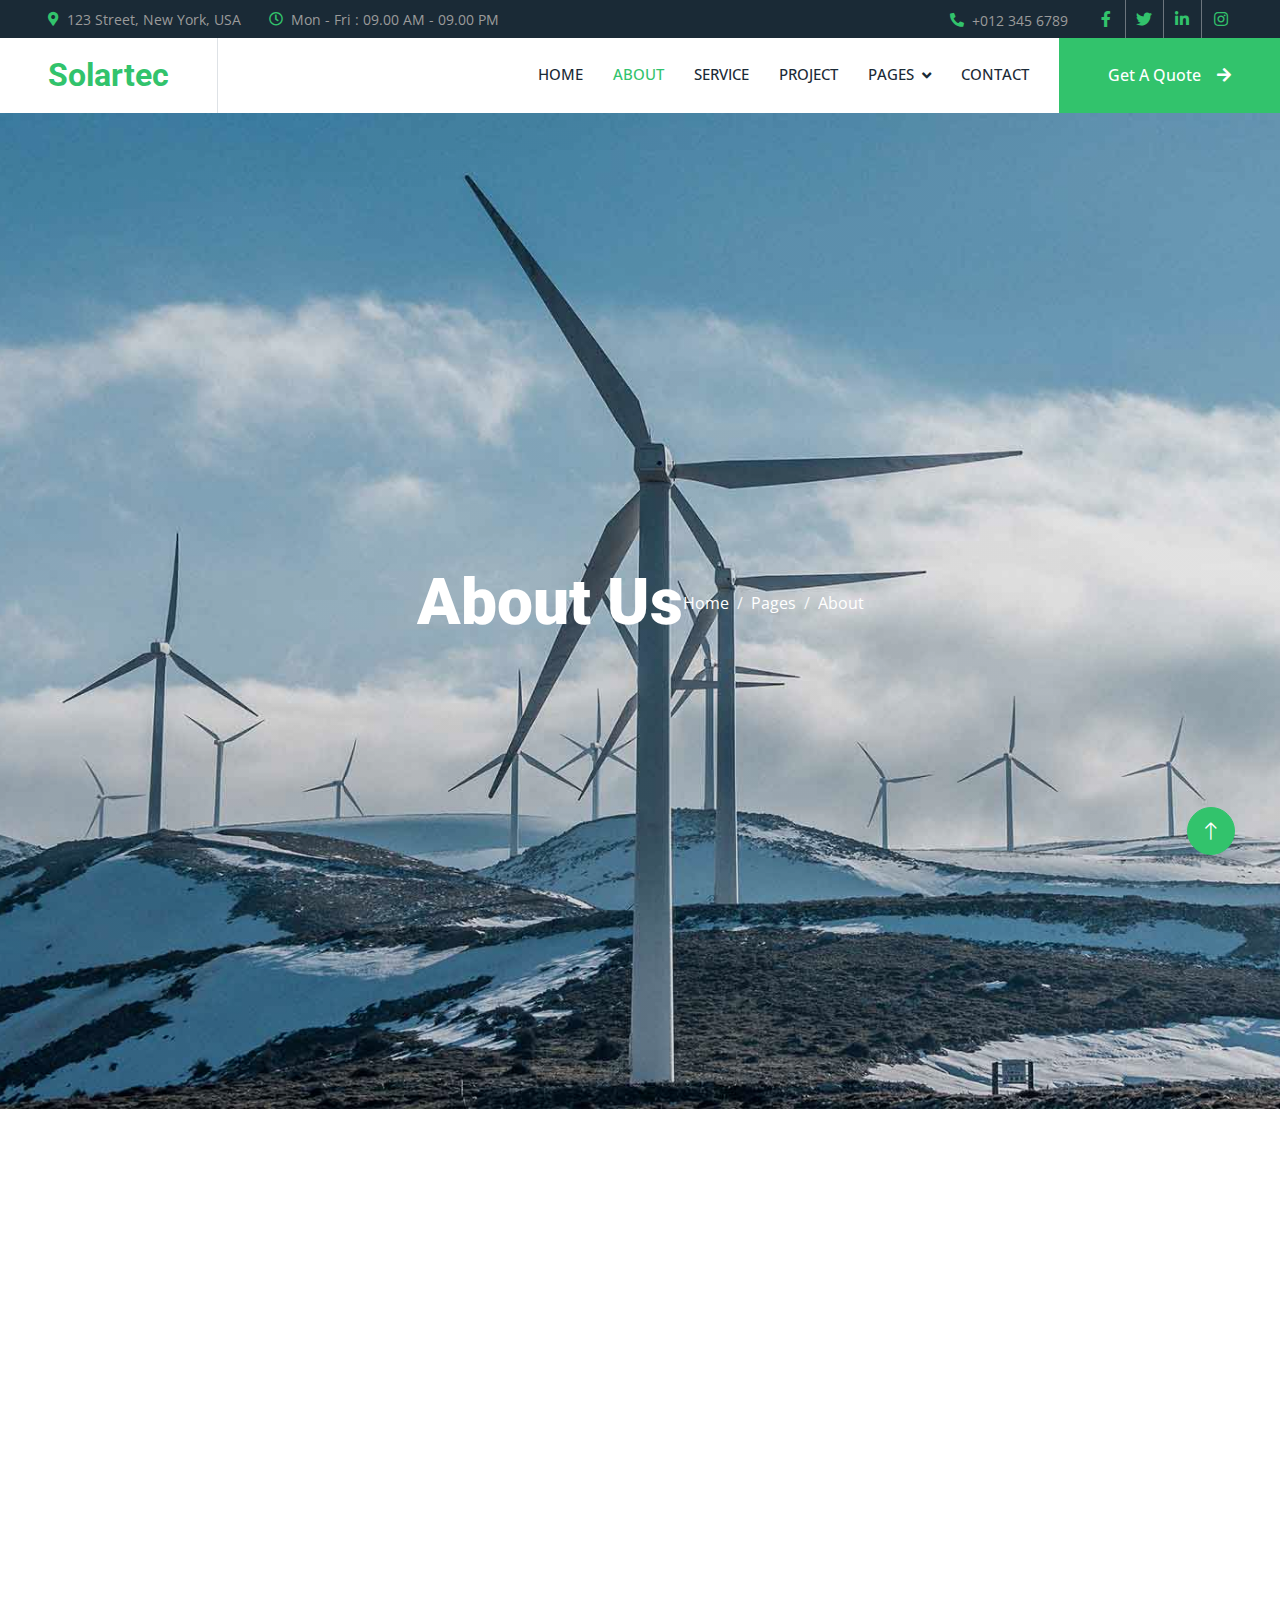
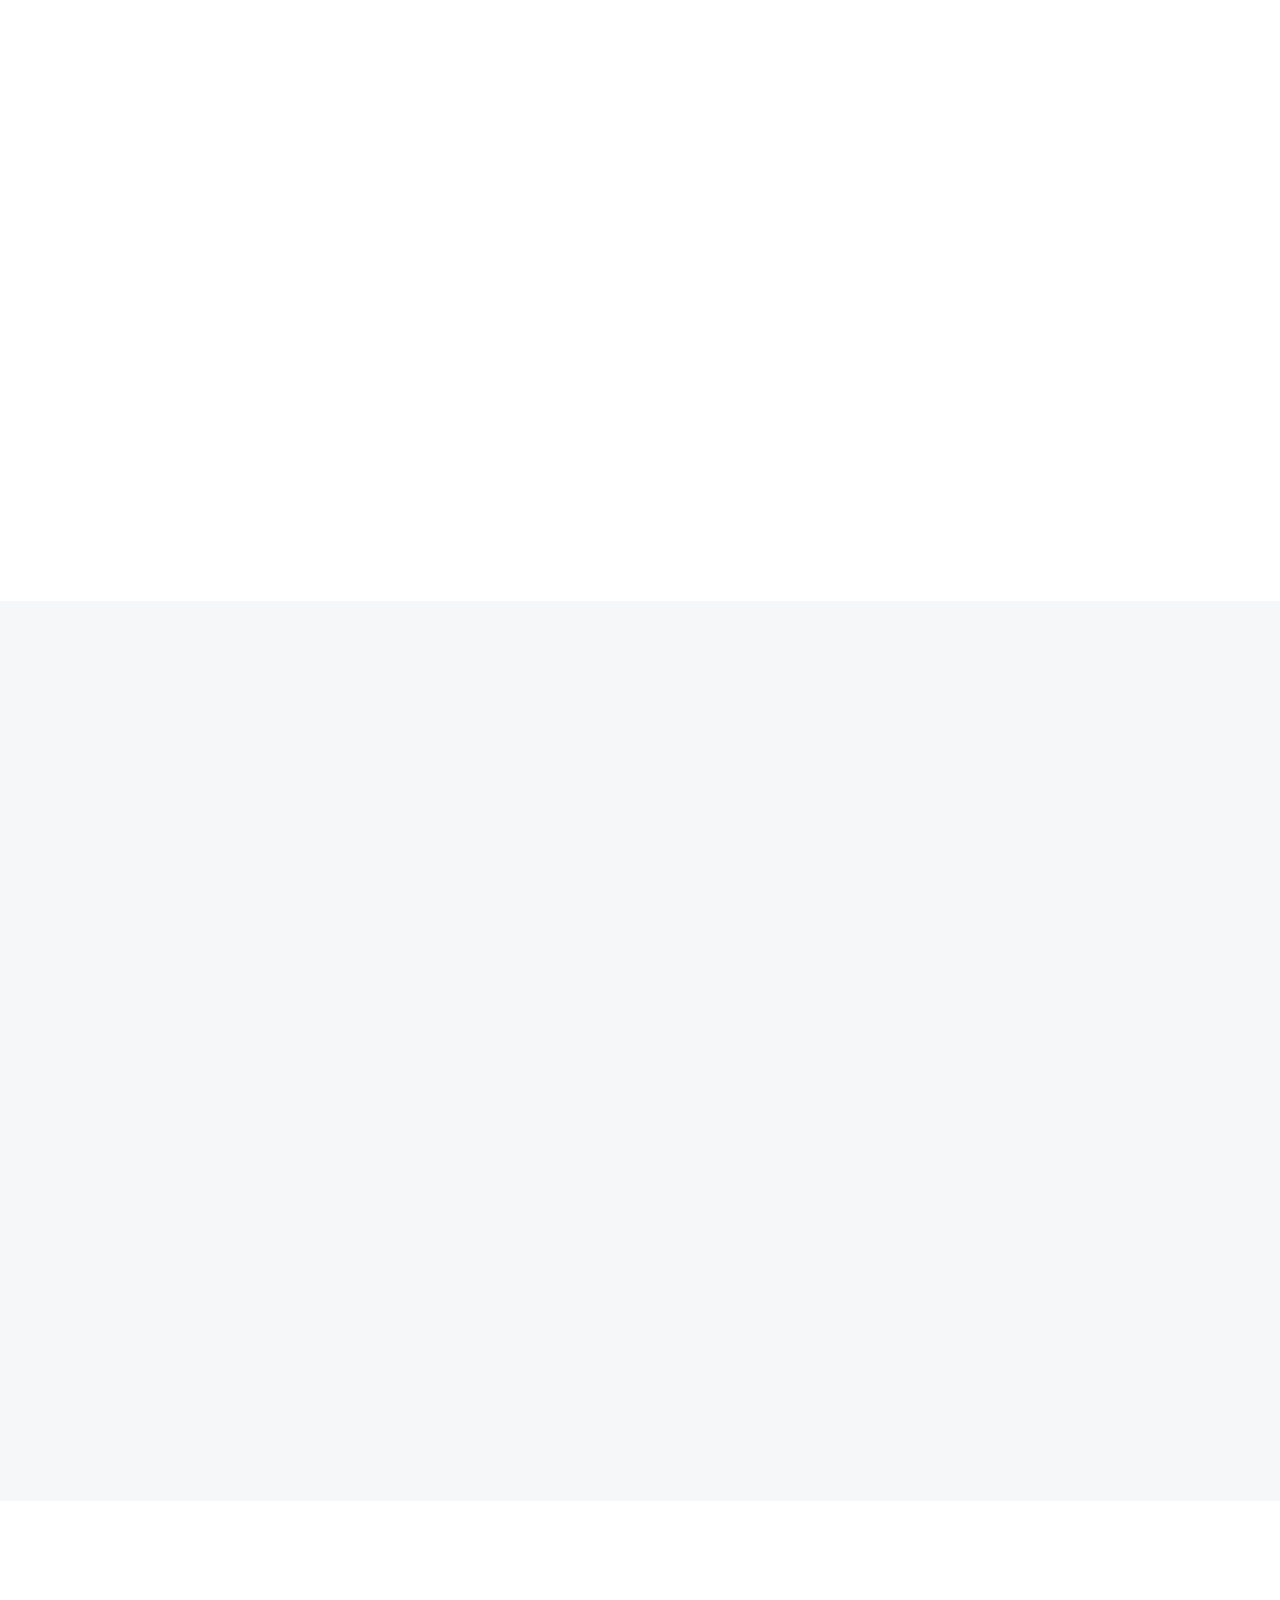
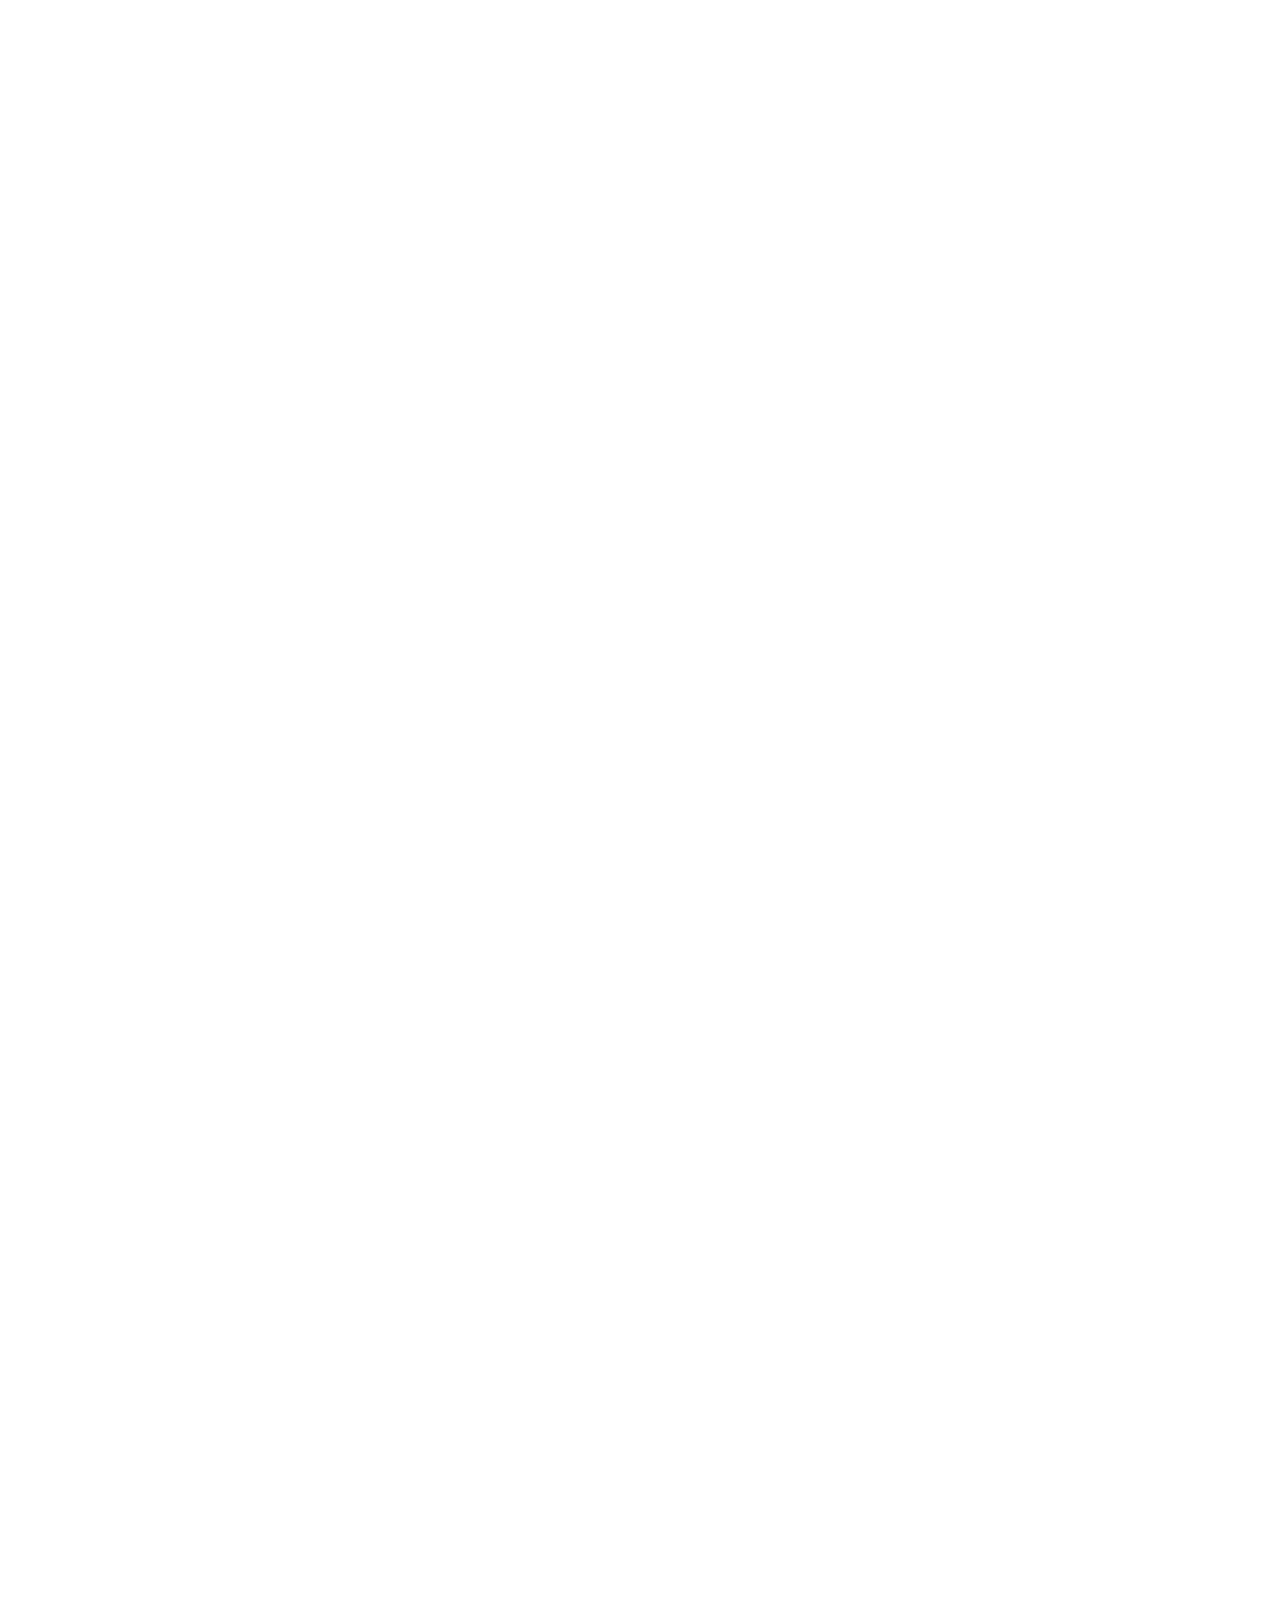
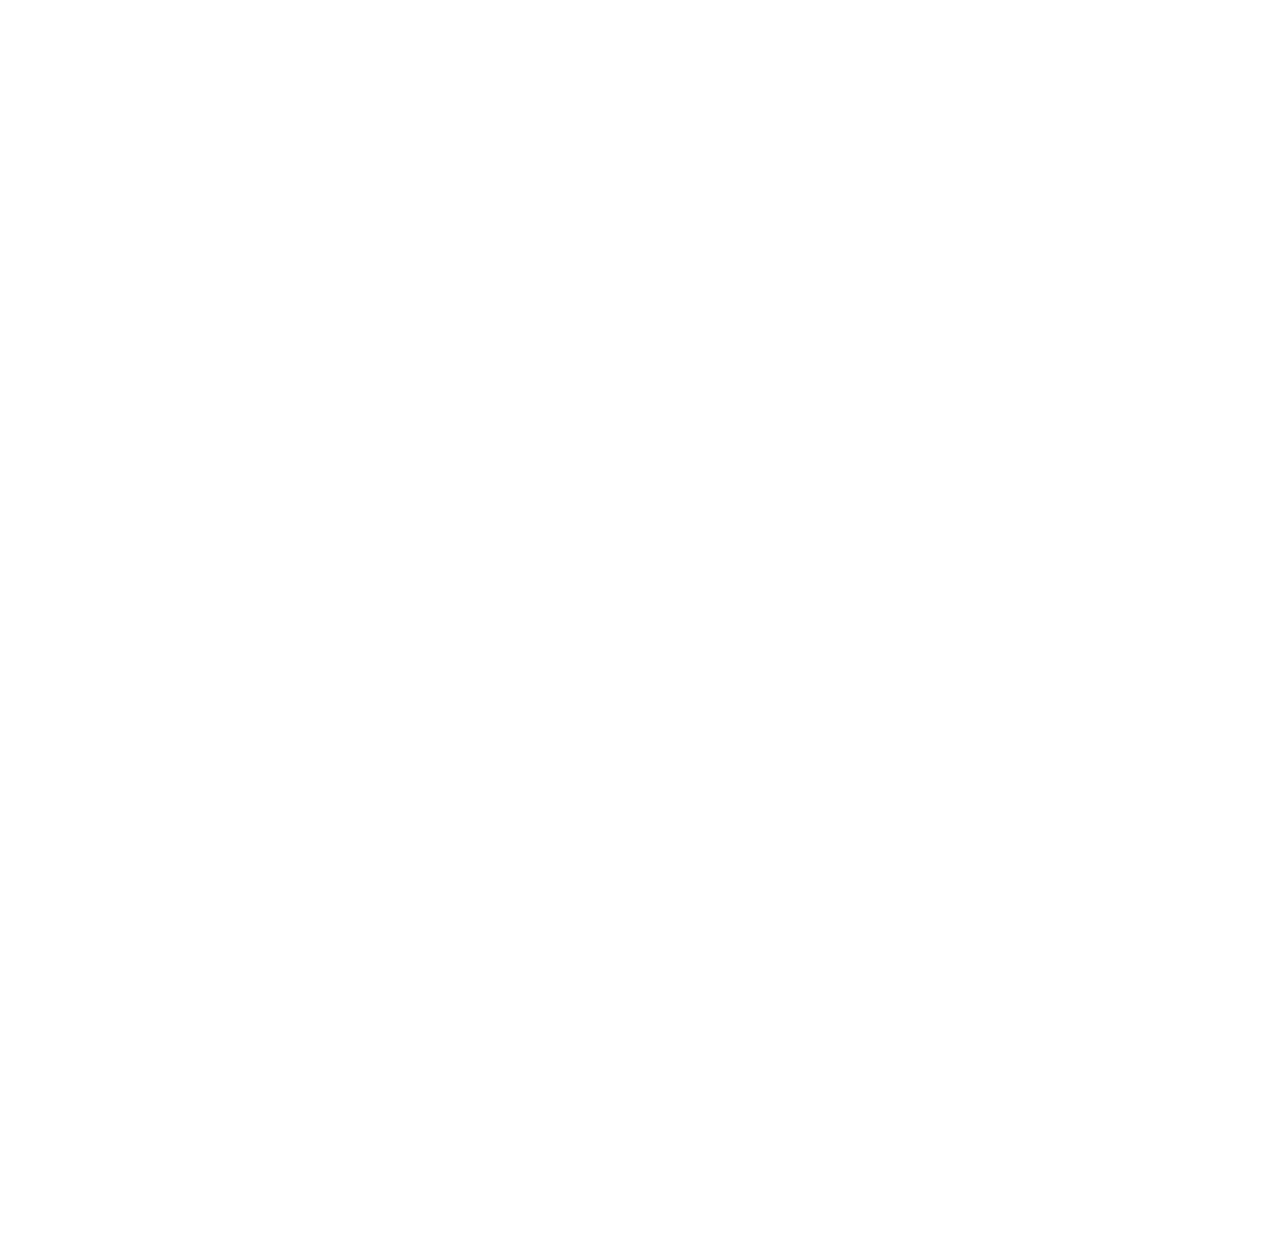
<file: about.html>
<!DOCTYPE html>
<html lang="en">

<head>
    <meta charset="utf-8">
    <title>Solartec - Renewable Energy Website Template</title>
    <meta content="width=device-width, initial-scale=1.0" name="viewport">
    <meta content="" name="keywords">
    <meta content="" name="description">

    <!-- Favicon -->
    <link href="img/favicon.ico" rel="icon">

    <!-- Google Web Fonts -->
    <link rel="preconnect" href="https://fonts.googleapis.com">
    <link rel="preconnect" href="https://fonts.gstatic.com" crossorigin>
    <link href="https://fonts.googleapis.com/css2?family=Open+Sans:wght@400;500&family=Roboto:wght@500;700;900&display=swap" rel="stylesheet"> 

    <!-- Icon Font Stylesheet -->
    <link href="https://cdnjs.cloudflare.com/ajax/libs/font-awesome/5.10.0/css/all.min.css" rel="stylesheet">
    <link href="https://cdn.jsdelivr.net/npm/bootstrap-icons@1.4.1/font/bootstrap-icons.css" rel="stylesheet">

    <!-- Libraries Stylesheet -->
    <link href="lib/animate/animate.min.css" rel="stylesheet">
    <link href="lib/owlcarousel/assets/owl.carousel.min.css" rel="stylesheet">
    <link href="lib/lightbox/css/lightbox.min.css" rel="stylesheet">

    <!-- Customized Bootstrap Stylesheet -->
    <link href="css/bootstrap.min.css" rel="stylesheet">

    <!-- Template Stylesheet -->
    <link href="css/style.css" rel="stylesheet">
</head>

<body>
    <!-- Spinner Start -->
    <div id="spinner" class="show bg-white position-fixed translate-middle w-100 vh-100 top-50 start-50 d-flex align-items-center justify-content-center">
        <div class="spinner-border text-primary" style="width: 3rem; height: 3rem;" role="status">
            <span class="sr-only">Loading...</span>
        </div>
    </div>
    <!-- Spinner End -->


    <!-- Topbar Start -->
    <div class="container-fluid bg-dark p-0">
        <div class="row gx-0 d-none d-lg-flex">
            <div class="col-lg-7 px-5 text-start">
                <div class="h-100 d-inline-flex align-items-center me-4">
                    <small class="fa fa-map-marker-alt text-primary me-2"></small>
                    <small>123 Street, New York, USA</small>
                </div>
                <div class="h-100 d-inline-flex align-items-center">
                    <small class="far fa-clock text-primary me-2"></small>
                    <small>Mon - Fri : 09.00 AM - 09.00 PM</small>
                </div>
            </div>
            <div class="col-lg-5 px-5 text-end">
                <div class="h-100 d-inline-flex align-items-center me-4">
                    <small class="fa fa-phone-alt text-primary me-2"></small>
                    <small>+012 345 6789</small>
                </div>
                <div class="h-100 d-inline-flex align-items-center mx-n2">
                    <a class="btn btn-square btn-link rounded-0 border-0 border-end border-secondary" href=""><i class="fab fa-facebook-f"></i></a>
                    <a class="btn btn-square btn-link rounded-0 border-0 border-end border-secondary" href=""><i class="fab fa-twitter"></i></a>
                    <a class="btn btn-square btn-link rounded-0 border-0 border-end border-secondary" href=""><i class="fab fa-linkedin-in"></i></a>
                    <a class="btn btn-square btn-link rounded-0" href=""><i class="fab fa-instagram"></i></a>
                </div>
            </div>
        </div>
    </div>
    <!-- Topbar End -->


    <!-- Navbar Start -->
    <nav class="navbar navbar-expand-lg bg-white navbar-light sticky-top p-0">
        <a href="index.html" class="navbar-brand d-flex align-items-center border-end px-4 px-lg-5">
            <h2 class="m-0 text-primary">Solartec</h2>
        </a>
        <button type="button" class="navbar-toggler me-4" data-bs-toggle="collapse" data-bs-target="#navbarCollapse">
            <span class="navbar-toggler-icon"></span>
        </button>
        <div class="collapse navbar-collapse" id="navbarCollapse">
            <div class="navbar-nav ms-auto p-4 p-lg-0">
                <a href="index.html" class="nav-item nav-link">Home</a>
                <a href="about.html" class="nav-item nav-link active">About</a>
                <a href="service.html" class="nav-item nav-link">Service</a>
                <a href="project.html" class="nav-item nav-link">Project</a>
                <div class="nav-item dropdown">
                    <a href="#" class="nav-link dropdown-toggle" data-bs-toggle="dropdown">Pages</a>
                    <div class="dropdown-menu bg-light m-0">
                        <a href="feature.html" class="dropdown-item">Feature</a>
                        <a href="quote.html" class="dropdown-item">Free Quote</a>
                        <a href="team.html" class="dropdown-item">Our Team</a>
                        <a href="testimonial.html" class="dropdown-item">Testimonial</a>
                        <a href="404.html" class="dropdown-item">404 Page</a>
                    </div>
                </div>
                <a href="contact.html" class="nav-item nav-link">Contact</a>
            </div>
            <a href="" class="btn btn-primary rounded-0 py-4 px-lg-5 d-none d-lg-block">Get A Quote<i class="fa fa-arrow-right ms-3"></i></a>
        </div>
    </nav>
    <!-- Navbar End -->


    <!-- Page Header Start -->
    <div class="container-fluid page-header py-5 mb-5">
        <div class="container py-5">
            <h1 class="display-3 text-white mb-3 animated slideInDown">About Us</h1>
            <nav aria-label="breadcrumb animated slideInDown">
                <ol class="breadcrumb">
                    <li class="breadcrumb-item"><a class="text-white" href="#">Home</a></li>
                    <li class="breadcrumb-item"><a class="text-white" href="#">Pages</a></li>
                    <li class="breadcrumb-item text-white active" aria-current="page">About</li>
                </ol>
            </nav>
        </div>
    </div>
    <!-- Page Header End -->


    <!-- Feature Start -->
    <div class="container-xxl py-5">
        <div class="container">
            <div class="row g-5">
                <div class="col-md-6 col-lg-3 wow fadeIn" data-wow-delay="0.1s">
                    <div class="d-flex align-items-center mb-4">
                        <div class="btn-lg-square bg-primary rounded-circle me-3">
                            <i class="fa fa-users text-white"></i>
                        </div>
                        <h1 class="mb-0" data-toggle="counter-up">3453</h1>
                    </div>
                    <h5 class="mb-3">Happy Customers</h5>
                    <span>Tempor erat elitr rebum at clita. Diam dolor diam ipsum sit</span>
                </div>
                <div class="col-md-6 col-lg-3 wow fadeIn" data-wow-delay="0.3s">
                    <div class="d-flex align-items-center mb-4">
                        <div class="btn-lg-square bg-primary rounded-circle me-3">
                            <i class="fa fa-check text-white"></i>
                        </div>
                        <h1 class="mb-0" data-toggle="counter-up">4234</h1>
                    </div>
                    <h5 class="mb-3">Project Done</h5>
                    <span>Tempor erat elitr rebum at clita. Diam dolor diam ipsum sit</span>
                </div>
                <div class="col-md-6 col-lg-3 wow fadeIn" data-wow-delay="0.5s">
                    <div class="d-flex align-items-center mb-4">
                        <div class="btn-lg-square bg-primary rounded-circle me-3">
                            <i class="fa fa-award text-white"></i>
                        </div>
                        <h1 class="mb-0" data-toggle="counter-up">3123</h1>
                    </div>
                    <h5 class="mb-3">Awards Win</h5>
                    <span>Tempor erat elitr rebum at clita. Diam dolor diam ipsum sit</span>
                </div>
                <div class="col-md-6 col-lg-3 wow fadeIn" data-wow-delay="0.7s">
                    <div class="d-flex align-items-center mb-4">
                        <div class="btn-lg-square bg-primary rounded-circle me-3">
                            <i class="fa fa-users-cog text-white"></i>
                        </div>
                        <h1 class="mb-0" data-toggle="counter-up">1831</h1>
                    </div>
                    <h5 class="mb-3">Expert Workers</h5>
                    <span>Tempor erat elitr rebum at clita. Diam dolor diam ipsum sit</span>
                </div>
            </div>
        </div>
    </div>
    <!-- Feature Start -->
    

    <!-- About Start -->
    <div class="container-fluid bg-light overflow-hidden my-5 px-lg-0">
        <div class="container about px-lg-0">
            <div class="row g-0 mx-lg-0">
                <div class="col-lg-6 ps-lg-0 wow fadeIn" data-wow-delay="0.1s" style="min-height: 400px;">
                    <div class="position-relative h-100">
                        <img class="position-absolute img-fluid w-100 h-100" src="img/about.jpg" style="object-fit: cover;" alt="">
                    </div>
                </div>
                <div class="col-lg-6 about-text py-5 wow fadeIn" data-wow-delay="0.5s">
                    <div class="p-lg-5 pe-lg-0">
                        <h6 class="text-primary">About Us</h6>
                        <h1 class="mb-4">25+ Years Experience In Solar & Renewable Energy Industry</h1>
                        <p>Tempor erat elitr rebum at clita. Diam dolor diam ipsum sit. Aliqu diam amet diam et eos. Clita erat ipsum et lorem et sit, sed stet lorem sit clita duo justo erat amet</p>
                        <p><i class="fa fa-check-circle text-primary me-3"></i>Diam dolor diam ipsum</p>
                        <p><i class="fa fa-check-circle text-primary me-3"></i>Aliqu diam amet diam et eos</p>
                        <p><i class="fa fa-check-circle text-primary me-3"></i>Tempor erat elitr rebum at clita</p>
                        <a href="" class="btn btn-primary rounded-pill py-3 px-5 mt-3">Explore More</a>
                    </div>
                </div>
            </div>
        </div>
    </div>
    <!-- About End -->


    <!-- Team Start -->
    <div class="container-xxl py-5">
        <div class="container">
            <div class="text-center mx-auto mb-5 wow fadeInUp" data-wow-delay="0.1s" style="max-width: 600px;">
                <h6 class="text-primary">Team Member</h6>
                <h1 class="mb-4">Experienced Team Members</h1>
            </div>
            <div class="row g-4">
                <div class="col-lg-4 col-md-6 wow fadeInUp" data-wow-delay="0.1s">
                    <div class="team-item rounded overflow-hidden">
                        <div class="d-flex">
                            <img class="img-fluid w-75" src="img/team-1.jpg" alt="">
                            <div class="team-social w-25">
                                <a class="btn btn-lg-square btn-outline-primary rounded-circle mt-3" href=""><i class="fab fa-facebook-f"></i></a>
                                <a class="btn btn-lg-square btn-outline-primary rounded-circle mt-3" href=""><i class="fab fa-twitter"></i></a>
                                <a class="btn btn-lg-square btn-outline-primary rounded-circle mt-3" href=""><i class="fab fa-instagram"></i></a>
                            </div>
                        </div>
                        <div class="p-4">
                            <h5>Full Name</h5>
                            <span>Designation</span>
                        </div>
                    </div>
                </div>
                <div class="col-lg-4 col-md-6 wow fadeInUp" data-wow-delay="0.3s">
                    <div class="team-item rounded overflow-hidden">
                        <div class="d-flex">
                            <img class="img-fluid w-75" src="img/team-2.jpg" alt="">
                            <div class="team-social w-25">
                                <a class="btn btn-lg-square btn-outline-primary rounded-circle mt-3" href=""><i class="fab fa-facebook-f"></i></a>
                                <a class="btn btn-lg-square btn-outline-primary rounded-circle mt-3" href=""><i class="fab fa-twitter"></i></a>
                                <a class="btn btn-lg-square btn-outline-primary rounded-circle mt-3" href=""><i class="fab fa-instagram"></i></a>
                            </div>
                        </div>
                        <div class="p-4">
                            <h5>Full Name</h5>
                            <span>Designation</span>
                        </div>
                    </div>
                </div>
                <div class="col-lg-4 col-md-6 wow fadeInUp" data-wow-delay="0.5s">
                    <div class="team-item rounded overflow-hidden">
                        <div class="d-flex">
                            <img class="img-fluid w-75" src="img/team-3.jpg" alt="">
                            <div class="team-social w-25">
                                <a class="btn btn-lg-square btn-outline-primary rounded-circle mt-3" href=""><i class="fab fa-facebook-f"></i></a>
                                <a class="btn btn-lg-square btn-outline-primary rounded-circle mt-3" href=""><i class="fab fa-twitter"></i></a>
                                <a class="btn btn-lg-square btn-outline-primary rounded-circle mt-3" href=""><i class="fab fa-instagram"></i></a>
                            </div>
                        </div>
                        <div class="p-4">
                            <h5>Full Name</h5>
                            <span>Designation</span>
                        </div>
                    </div>
                </div>
            </div>
        </div>
    </div>
    <!-- Team End -->
        

    <!-- Footer Start -->
    <div class="container-fluid bg-dark text-body footer mt-5 pt-5 wow fadeIn" data-wow-delay="0.1s">
        <div class="container py-5">
            <div class="row g-5">
                <div class="col-lg-3 col-md-6">
                    <h5 class="text-white mb-4">Address</h5>
                    <p class="mb-2"><i class="fa fa-map-marker-alt me-3"></i>123 Street, New York, USA</p>
                    <p class="mb-2"><i class="fa fa-phone-alt me-3"></i>+012 345 67890</p>
                    <p class="mb-2"><i class="fa fa-envelope me-3"></i>info@example.com</p>
                    <div class="d-flex pt-2">
                        <a class="btn btn-square btn-outline-light btn-social" href=""><i class="fab fa-twitter"></i></a>
                        <a class="btn btn-square btn-outline-light btn-social" href=""><i class="fab fa-facebook-f"></i></a>
                        <a class="btn btn-square btn-outline-light btn-social" href=""><i class="fab fa-youtube"></i></a>
                        <a class="btn btn-square btn-outline-light btn-social" href=""><i class="fab fa-linkedin-in"></i></a>
                    </div>
                </div>
                <div class="col-lg-3 col-md-6">
                    <h5 class="text-white mb-4">Quick Links</h5>
                    <a class="btn btn-link" href="">About Us</a>
                    <a class="btn btn-link" href="">Contact Us</a>
                    <a class="btn btn-link" href="">Our Services</a>
                    <a class="btn btn-link" href="">Terms & Condition</a>
                    <a class="btn btn-link" href="">Support</a>
                </div>
                <div class="col-lg-3 col-md-6">
                    <h5 class="text-white mb-4">Project Gallery</h5>
                    <div class="row g-2">
                        <div class="col-4">
                            <img class="img-fluid rounded" src="img/gallery-1.jpg" alt="">
                        </div>
                        <div class="col-4">
                            <img class="img-fluid rounded" src="img/gallery-2.jpg" alt="">
                        </div>
                        <div class="col-4">
                            <img class="img-fluid rounded" src="img/gallery-3.jpg" alt="">
                        </div>
                        <div class="col-4">
                            <img class="img-fluid rounded" src="img/gallery-4.jpg" alt="">
                        </div>
                        <div class="col-4">
                            <img class="img-fluid rounded" src="img/gallery-5.jpg" alt="">
                        </div>
                        <div class="col-4">
                            <img class="img-fluid rounded" src="img/gallery-6.jpg" alt="">
                        </div>
                    </div>
                </div>
                <div class="col-lg-3 col-md-6">
                    <h5 class="text-white mb-4">Newsletter</h5>
                    <p>Dolor amet sit justo amet elitr clita ipsum elitr est.</p>
                    <div class="position-relative mx-auto" style="max-width: 400px;">
                        <input class="form-control border-0 w-100 py-3 ps-4 pe-5" type="text" placeholder="Your email">
                        <button type="button" class="btn btn-primary py-2 position-absolute top-0 end-0 mt-2 me-2">SignUp</button>
                    </div>
                </div>
            </div>
        </div>
        <div class="container">
            <div class="copyright">
                <div class="row">
                    <div class="col-md-6 text-center text-md-start mb-3 mb-md-0">
                        &copy; <a href="#">Your Site Name</a>, All Right Reserved.
                    </div>
                    <div class="col-md-6 text-center text-md-end">
                        <!--/*** This template is free as long as you keep the footer author’s credit link/attribution link/backlink. If you'd like to use the template without the footer author’s credit link/attribution link/backlink, you can purchase the Credit Removal License from "https://htmlcodex.com/credit-removal". Thank you for your support. ***/-->
                        Designed By <a href="https://htmlcodex.com">HTML Codex</a>
                        <br>Distributed By: <a href="https://themewagon.com" target="_blank">ThemeWagon</a>
                    </div>
                </div>
            </div>
        </div>
    </div>
    <!-- Footer End -->


    <!-- Back to Top -->
    <a href="#" class="btn btn-lg btn-primary btn-lg-square rounded-circle back-to-top"><i class="bi bi-arrow-up"></i></a>


    <!-- JavaScript Libraries -->
    <script src="https://code.jquery.com/jquery-3.4.1.min.js"></script>
    <script src="https://cdn.jsdelivr.net/npm/bootstrap@5.0.0/dist/js/bootstrap.bundle.min.js"></script>
    <script src="lib/wow/wow.min.js"></script>
    <script src="lib/easing/easing.min.js"></script>
    <script src="lib/waypoints/waypoints.min.js"></script>
    <script src="lib/counterup/counterup.min.js"></script>
    <script src="lib/owlcarousel/owl.carousel.min.js"></script>
    <script src="lib/isotope/isotope.pkgd.min.js"></script>
    <script src="lib/lightbox/js/lightbox.min.js"></script>

    <!-- Template Javascript -->
    <script src="js/main.js"></script>
</body>

</html>
</file>
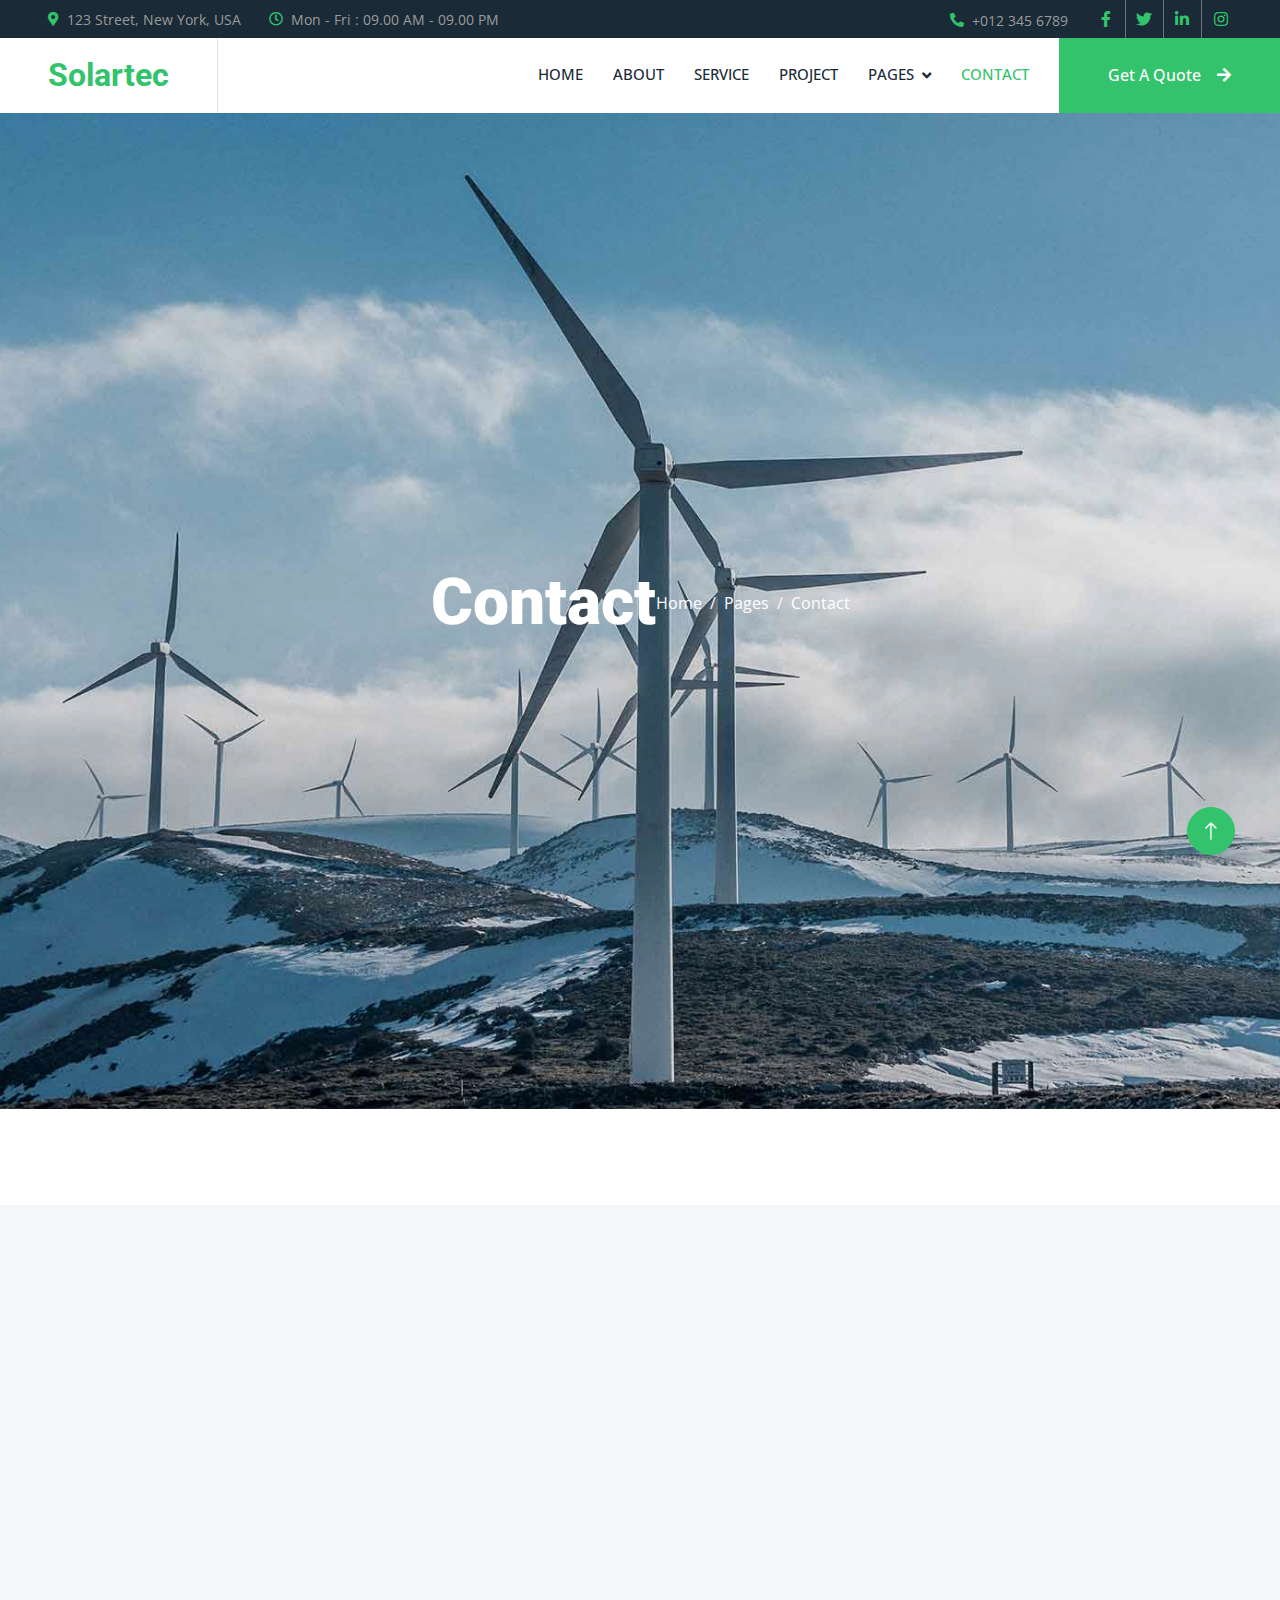
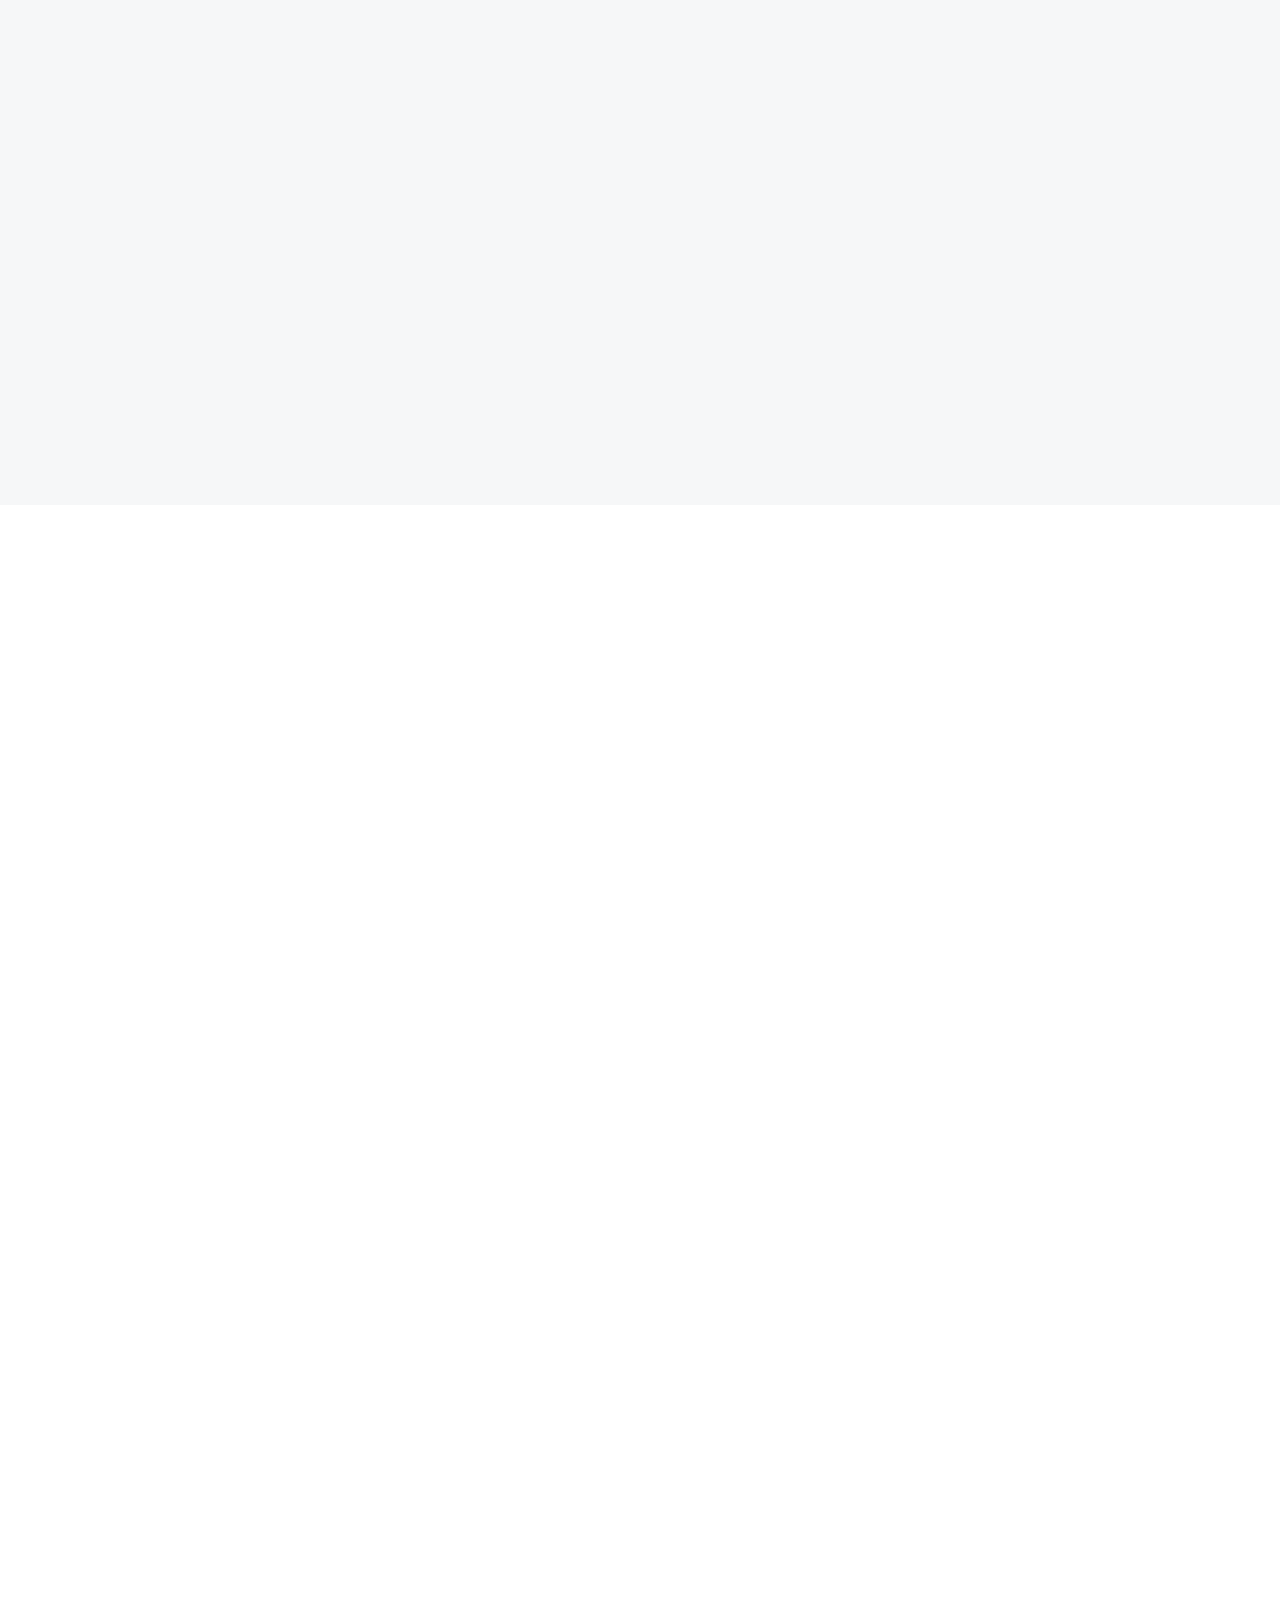
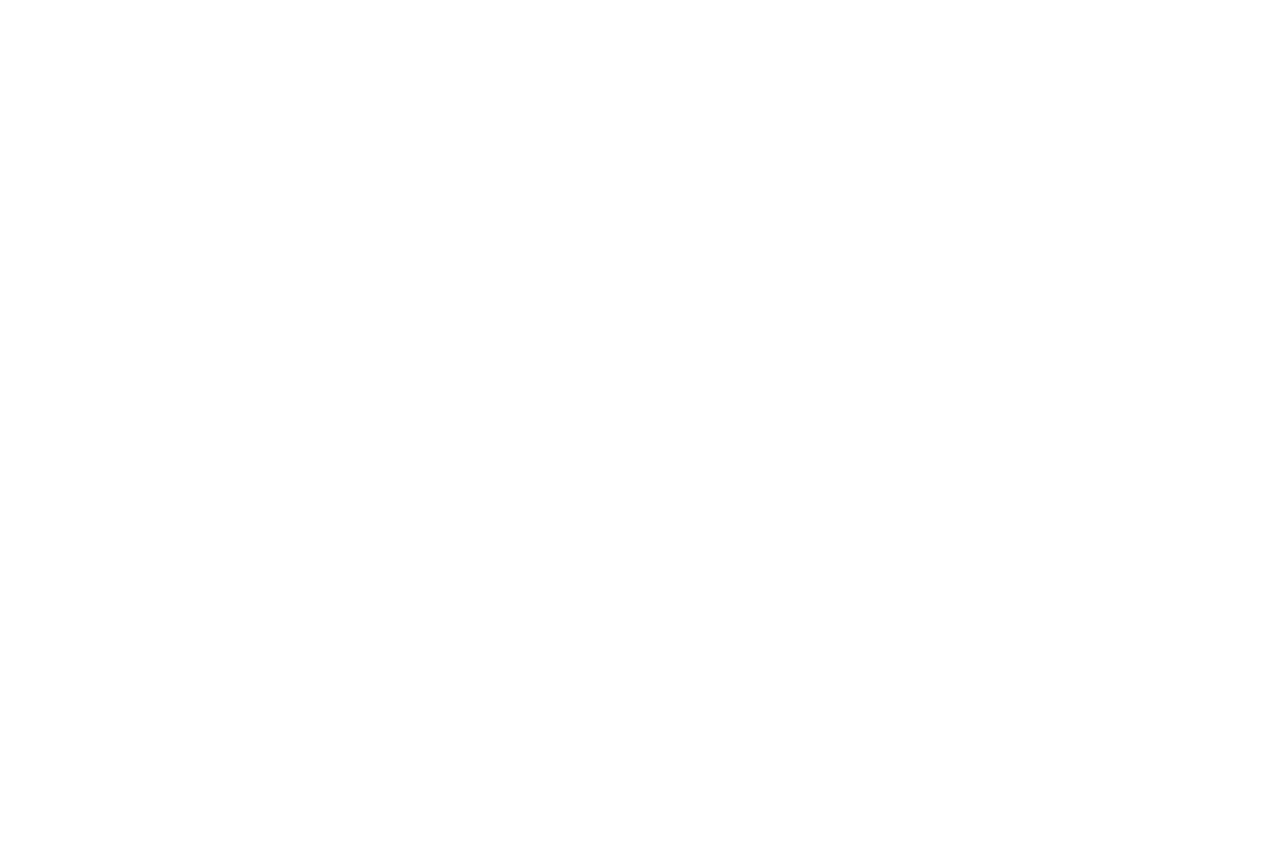
<file: contact.html>
<!DOCTYPE html>
<html lang="en">

<head>
    <meta charset="utf-8">
    <title>Solartec - Renewable Energy Website Template</title>
    <meta content="width=device-width, initial-scale=1.0" name="viewport">
    <meta content="" name="keywords">
    <meta content="" name="description">

    <!-- Favicon -->
    <link href="img/favicon.ico" rel="icon">

    <!-- Google Web Fonts -->
    <link rel="preconnect" href="https://fonts.googleapis.com">
    <link rel="preconnect" href="https://fonts.gstatic.com" crossorigin>
    <link href="https://fonts.googleapis.com/css2?family=Open+Sans:wght@400;500&family=Roboto:wght@500;700;900&display=swap" rel="stylesheet"> 

    <!-- Icon Font Stylesheet -->
    <link href="https://cdnjs.cloudflare.com/ajax/libs/font-awesome/5.10.0/css/all.min.css" rel="stylesheet">
    <link href="https://cdn.jsdelivr.net/npm/bootstrap-icons@1.4.1/font/bootstrap-icons.css" rel="stylesheet">

    <!-- Libraries Stylesheet -->
    <link href="lib/animate/animate.min.css" rel="stylesheet">
    <link href="lib/owlcarousel/assets/owl.carousel.min.css" rel="stylesheet">
    <link href="lib/lightbox/css/lightbox.min.css" rel="stylesheet">

    <!-- Customized Bootstrap Stylesheet -->
    <link href="css/bootstrap.min.css" rel="stylesheet">

    <!-- Template Stylesheet -->
    <link href="css/style.css" rel="stylesheet">
</head>

<body>
    <!-- Spinner Start -->
    <div id="spinner" class="show bg-white position-fixed translate-middle w-100 vh-100 top-50 start-50 d-flex align-items-center justify-content-center">
        <div class="spinner-border text-primary" style="width: 3rem; height: 3rem;" role="status">
            <span class="sr-only">Loading...</span>
        </div>
    </div>
    <!-- Spinner End -->


    <!-- Topbar Start -->
    <div class="container-fluid bg-dark p-0">
        <div class="row gx-0 d-none d-lg-flex">
            <div class="col-lg-7 px-5 text-start">
                <div class="h-100 d-inline-flex align-items-center me-4">
                    <small class="fa fa-map-marker-alt text-primary me-2"></small>
                    <small>123 Street, New York, USA</small>
                </div>
                <div class="h-100 d-inline-flex align-items-center">
                    <small class="far fa-clock text-primary me-2"></small>
                    <small>Mon - Fri : 09.00 AM - 09.00 PM</small>
                </div>
            </div>
            <div class="col-lg-5 px-5 text-end">
                <div class="h-100 d-inline-flex align-items-center me-4">
                    <small class="fa fa-phone-alt text-primary me-2"></small>
                    <small>+012 345 6789</small>
                </div>
                <div class="h-100 d-inline-flex align-items-center mx-n2">
                    <a class="btn btn-square btn-link rounded-0 border-0 border-end border-secondary" href=""><i class="fab fa-facebook-f"></i></a>
                    <a class="btn btn-square btn-link rounded-0 border-0 border-end border-secondary" href=""><i class="fab fa-twitter"></i></a>
                    <a class="btn btn-square btn-link rounded-0 border-0 border-end border-secondary" href=""><i class="fab fa-linkedin-in"></i></a>
                    <a class="btn btn-square btn-link rounded-0" href=""><i class="fab fa-instagram"></i></a>
                </div>
            </div>
        </div>
    </div>
    <!-- Topbar End -->


    <!-- Navbar Start -->
    <nav class="navbar navbar-expand-lg bg-white navbar-light sticky-top p-0">
        <a href="index.html" class="navbar-brand d-flex align-items-center border-end px-4 px-lg-5">
            <h2 class="m-0 text-primary">Solartec</h2>
        </a>
        <button type="button" class="navbar-toggler me-4" data-bs-toggle="collapse" data-bs-target="#navbarCollapse">
            <span class="navbar-toggler-icon"></span>
        </button>
        <div class="collapse navbar-collapse" id="navbarCollapse">
            <div class="navbar-nav ms-auto p-4 p-lg-0">
                <a href="index.html" class="nav-item nav-link">Home</a>
                <a href="about.html" class="nav-item nav-link">About</a>
                <a href="service.html" class="nav-item nav-link">Service</a>
                <a href="project.html" class="nav-item nav-link">Project</a>
                <div class="nav-item dropdown">
                    <a href="#" class="nav-link dropdown-toggle" data-bs-toggle="dropdown">Pages</a>
                    <div class="dropdown-menu bg-light m-0">
                        <a href="feature.html" class="dropdown-item">Feature</a>
                        <a href="quote.html" class="dropdown-item">Free Quote</a>
                        <a href="team.html" class="dropdown-item">Our Team</a>
                        <a href="testimonial.html" class="dropdown-item">Testimonial</a>
                        <a href="404.html" class="dropdown-item">404 Page</a>
                    </div>
                </div>
                <a href="contact.html" class="nav-item nav-link active">Contact</a>
            </div>
            <a href="" class="btn btn-primary rounded-0 py-4 px-lg-5 d-none d-lg-block">Get A Quote<i class="fa fa-arrow-right ms-3"></i></a>
        </div>
    </nav>
    <!-- Navbar End -->


    <!-- Page Header Start -->
    <div class="container-fluid page-header py-5 mb-5">
        <div class="container py-5">
            <h1 class="display-3 text-white mb-3 animated slideInDown">Contact</h1>
            <nav aria-label="breadcrumb animated slideInDown">
                <ol class="breadcrumb">
                    <li class="breadcrumb-item"><a class="text-white" href="#">Home</a></li>
                    <li class="breadcrumb-item"><a class="text-white" href="#">Pages</a></li>
                    <li class="breadcrumb-item text-white active" aria-current="page">Contact</li>
                </ol>
            </nav>
        </div>
    </div>
    <!-- Page Header End -->


    <!-- Contact Start -->
    <div class="container-fluid bg-light overflow-hidden px-lg-0" style="margin: 6rem 0;">
        <div class="container contact px-lg-0">
            <div class="row g-0 mx-lg-0">
                <div class="col-lg-6 contact-text py-5 wow fadeIn" data-wow-delay="0.5s">
                    <div class="p-lg-5 ps-lg-0">
                        <h6 class="text-primary">Contact Us</h6>
                        <h1 class="mb-4">Feel Free To Contact Us</h1>
                        <p class="mb-4">The contact form is currently inactive. Get a functional and working contact form with Ajax & PHP in a few minutes. Just copy and paste the files, add a little code and you're done. <a href="https://htmlcodex.com/contact-form">Download Now</a>.</p>
                        <form>
                            <div class="row g-3">
                                <div class="col-md-6">
                                    <div class="form-floating">
                                        <input type="text" class="form-control" id="name" placeholder="Your Name">
                                        <label for="name">Your Name</label>
                                    </div>
                                </div>
                                <div class="col-md-6">
                                    <div class="form-floating">
                                        <input type="email" class="form-control" id="email" placeholder="Your Email">
                                        <label for="email">Your Email</label>
                                    </div>
                                </div>
                                <div class="col-12">
                                    <div class="form-floating">
                                        <input type="text" class="form-control" id="subject" placeholder="Subject">
                                        <label for="subject">Subject</label>
                                    </div>
                                </div>
                                <div class="col-12">
                                    <div class="form-floating">
                                        <textarea class="form-control" placeholder="Leave a message here" id="message" style="height: 100px"></textarea>
                                        <label for="message">Message</label>
                                    </div>
                                </div>
                                <div class="col-12">
                                    <button class="btn btn-primary rounded-pill py-3 px-5" type="submit">Send Message</button>
                                </div>
                            </div>
                        </form>
                    </div>
                </div>
                <div class="col-lg-6 pe-lg-0" style="min-height: 400px;">
                    <div class="position-relative h-100">
                        <iframe class="position-absolute w-100 h-100" style="object-fit: cover;"
                        src="https://www.google.com/maps/embed?pb=!1m18!1m12!1m3!1d3001156.4288297426!2d-78.01371936852176!3d42.72876761954724!2m3!1f0!2f0!3f0!3m2!1i1024!2i768!4f13.1!3m3!1m2!1s0x4ccc4bf0f123a5a9%3A0xddcfc6c1de189567!2sNew%20York%2C%20USA!5e0!3m2!1sen!2sbd!4v1603794290143!5m2!1sen!2sbd"
                        frameborder="0" allowfullscreen="" aria-hidden="false"
                        tabindex="0"></iframe>
                    </div>
                </div>
            </div>
        </div>
    </div>
    <!-- Contact End -->


    <!-- Footer Start -->
    <div class="container-fluid bg-dark text-body footer mt-5 pt-5 wow fadeIn" data-wow-delay="0.1s">
        <div class="container py-5">
            <div class="row g-5">
                <div class="col-lg-3 col-md-6">
                    <h5 class="text-white mb-4">Address</h5>
                    <p class="mb-2"><i class="fa fa-map-marker-alt me-3"></i>123 Street, New York, USA</p>
                    <p class="mb-2"><i class="fa fa-phone-alt me-3"></i>+012 345 67890</p>
                    <p class="mb-2"><i class="fa fa-envelope me-3"></i>info@example.com</p>
                    <div class="d-flex pt-2">
                        <a class="btn btn-square btn-outline-light btn-social" href=""><i class="fab fa-twitter"></i></a>
                        <a class="btn btn-square btn-outline-light btn-social" href=""><i class="fab fa-facebook-f"></i></a>
                        <a class="btn btn-square btn-outline-light btn-social" href=""><i class="fab fa-youtube"></i></a>
                        <a class="btn btn-square btn-outline-light btn-social" href=""><i class="fab fa-linkedin-in"></i></a>
                    </div>
                </div>
                <div class="col-lg-3 col-md-6">
                    <h5 class="text-white mb-4">Quick Links</h5>
                    <a class="btn btn-link" href="">About Us</a>
                    <a class="btn btn-link" href="">Contact Us</a>
                    <a class="btn btn-link" href="">Our Services</a>
                    <a class="btn btn-link" href="">Terms & Condition</a>
                    <a class="btn btn-link" href="">Support</a>
                </div>
                <div class="col-lg-3 col-md-6">
                    <h5 class="text-white mb-4">Project Gallery</h5>
                    <div class="row g-2">
                        <div class="col-4">
                            <img class="img-fluid rounded" src="img/gallery-1.jpg" alt="">
                        </div>
                        <div class="col-4">
                            <img class="img-fluid rounded" src="img/gallery-2.jpg" alt="">
                        </div>
                        <div class="col-4">
                            <img class="img-fluid rounded" src="img/gallery-3.jpg" alt="">
                        </div>
                        <div class="col-4">
                            <img class="img-fluid rounded" src="img/gallery-4.jpg" alt="">
                        </div>
                        <div class="col-4">
                            <img class="img-fluid rounded" src="img/gallery-5.jpg" alt="">
                        </div>
                        <div class="col-4">
                            <img class="img-fluid rounded" src="img/gallery-6.jpg" alt="">
                        </div>
                    </div>
                </div>
                <div class="col-lg-3 col-md-6">
                    <h5 class="text-white mb-4">Newsletter</h5>
                    <p>Dolor amet sit justo amet elitr clita ipsum elitr est.</p>
                    <div class="position-relative mx-auto" style="max-width: 400px;">
                        <input class="form-control border-0 w-100 py-3 ps-4 pe-5" type="text" placeholder="Your email">
                        <button type="button" class="btn btn-primary py-2 position-absolute top-0 end-0 mt-2 me-2">SignUp</button>
                    </div>
                </div>
            </div>
        </div>
        <div class="container">
            <div class="copyright">
                <div class="row">
                    <div class="col-md-6 text-center text-md-start mb-3 mb-md-0">
                        &copy; <a href="#">Your Site Name</a>, All Right Reserved.
                    </div>
                    <div class="col-md-6 text-center text-md-end">
                        <!--/*** This template is free as long as you keep the footer author’s credit link/attribution link/backlink. If you'd like to use the template without the footer author’s credit link/attribution link/backlink, you can purchase the Credit Removal License from "https://htmlcodex.com/credit-removal". Thank you for your support. ***/-->
                        Designed By <a href="https://htmlcodex.com">HTML Codex</a>
                        <br>Distributed By: <a href="https://themewagon.com" target="_blank">ThemeWagon</a>
                    </div>
                </div>
            </div>
        </div>
    </div>
    <!-- Footer End -->


    <!-- Back to Top -->
    <a href="#" class="btn btn-lg btn-primary btn-lg-square rounded-circle back-to-top"><i class="bi bi-arrow-up"></i></a>


    <!-- JavaScript Libraries -->
    <script src="https://code.jquery.com/jquery-3.4.1.min.js"></script>
    <script src="https://cdn.jsdelivr.net/npm/bootstrap@5.0.0/dist/js/bootstrap.bundle.min.js"></script>
    <script src="lib/wow/wow.min.js"></script>
    <script src="lib/easing/easing.min.js"></script>
    <script src="lib/waypoints/waypoints.min.js"></script>
    <script src="lib/counterup/counterup.min.js"></script>
    <script src="lib/owlcarousel/owl.carousel.min.js"></script>
    <script src="lib/isotope/isotope.pkgd.min.js"></script>
    <script src="lib/lightbox/js/lightbox.min.js"></script>

    <!-- Template Javascript -->
    <script src="js/main.js"></script>
</body>

</html>
</file>
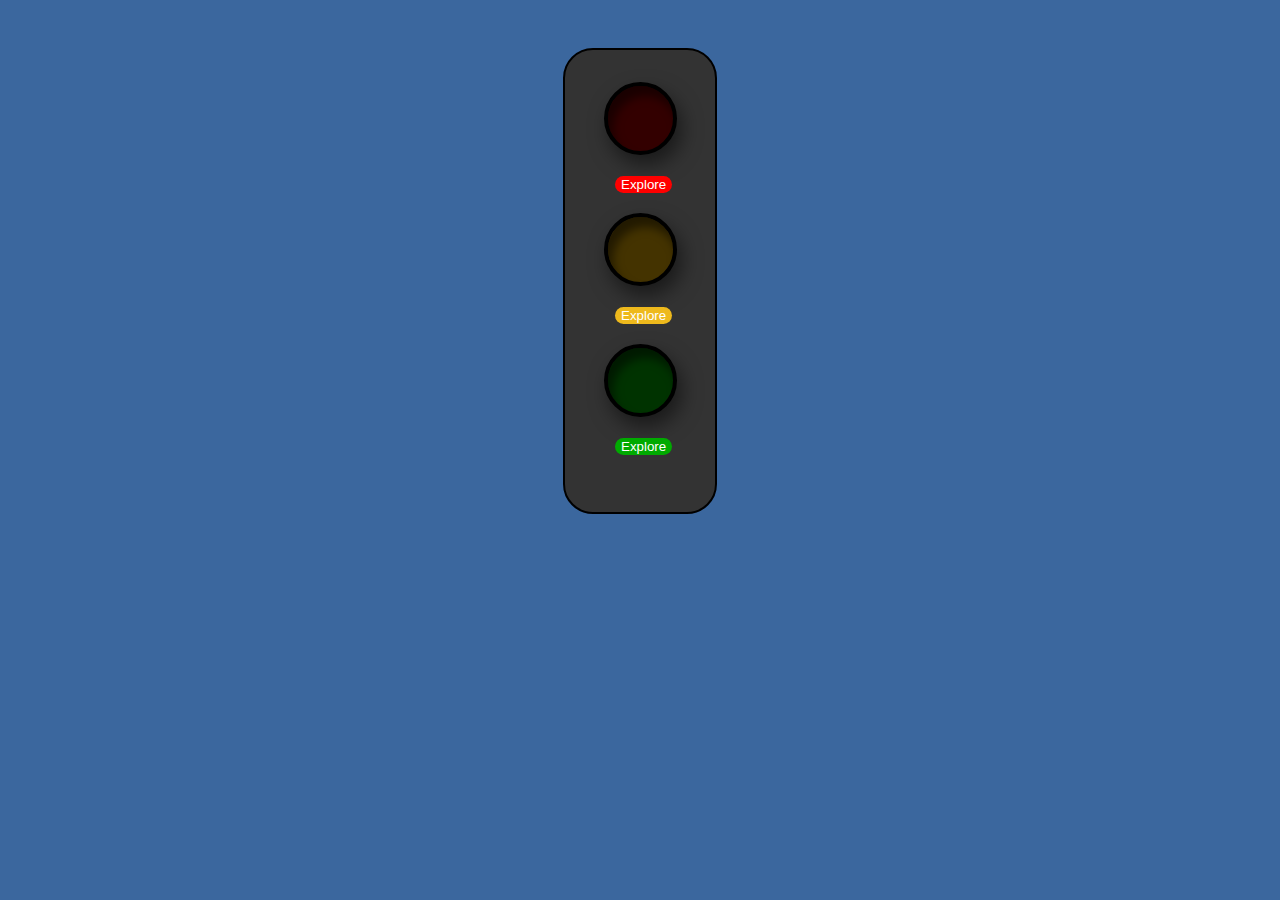
<file: lightd.html>
<!DOCTYPE html>
<html lang="en">
<head>
    <meta charset="UTF-8">
    <meta name="viewport" content="width=device-width, initial-scale=1.0">
    <link rel="stylesheet" href="lights.css">
    <title>4iAfrica Lights</title>
</head>
<body>
    <div id="trafficlight">
        <span id="light1"></span>
        <button class="explore-btn-danger">Explore</button>
        <span id="light2"></span>
        <button class="explore-btn-caution">Explore</button>
        <span id="light3"></span>
        <button class="explore-btn-go"><a href="redzone.html"></a>Explore</button>
    </div>
</body>
</html>
</file>
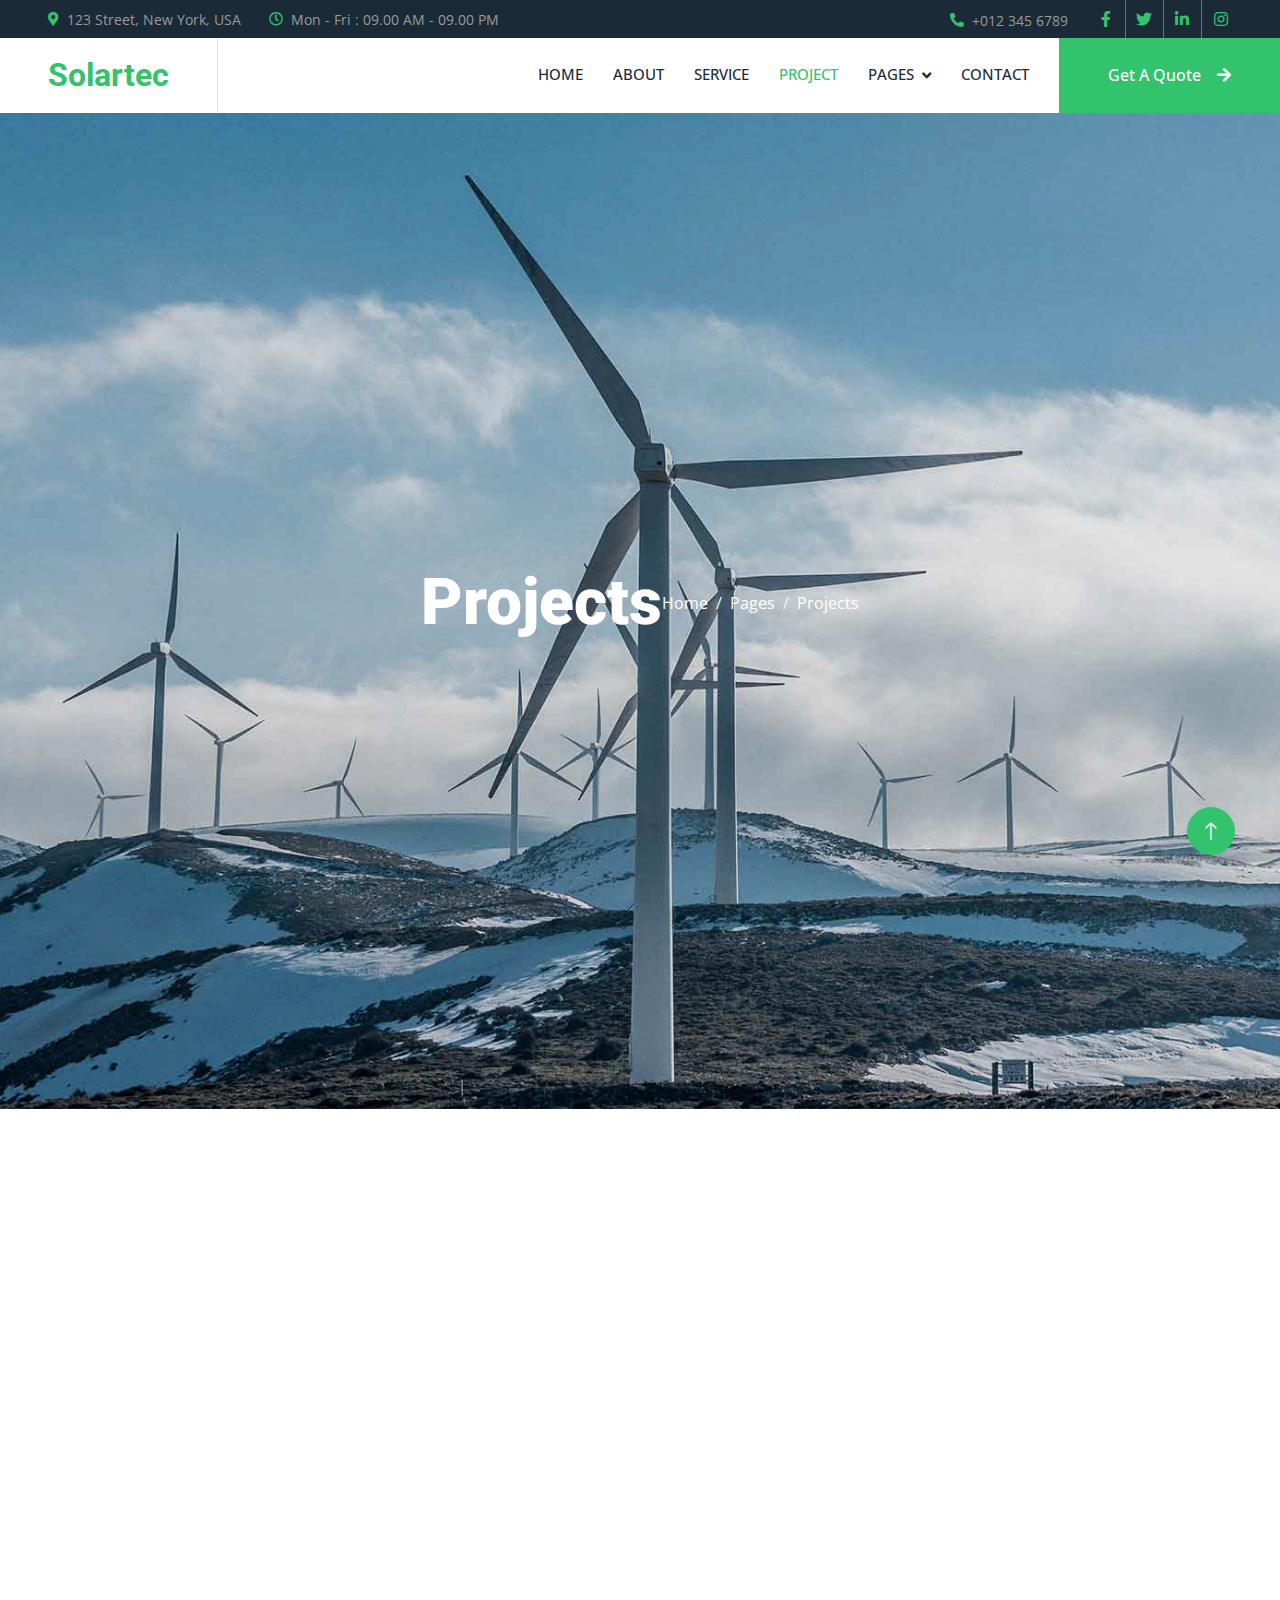
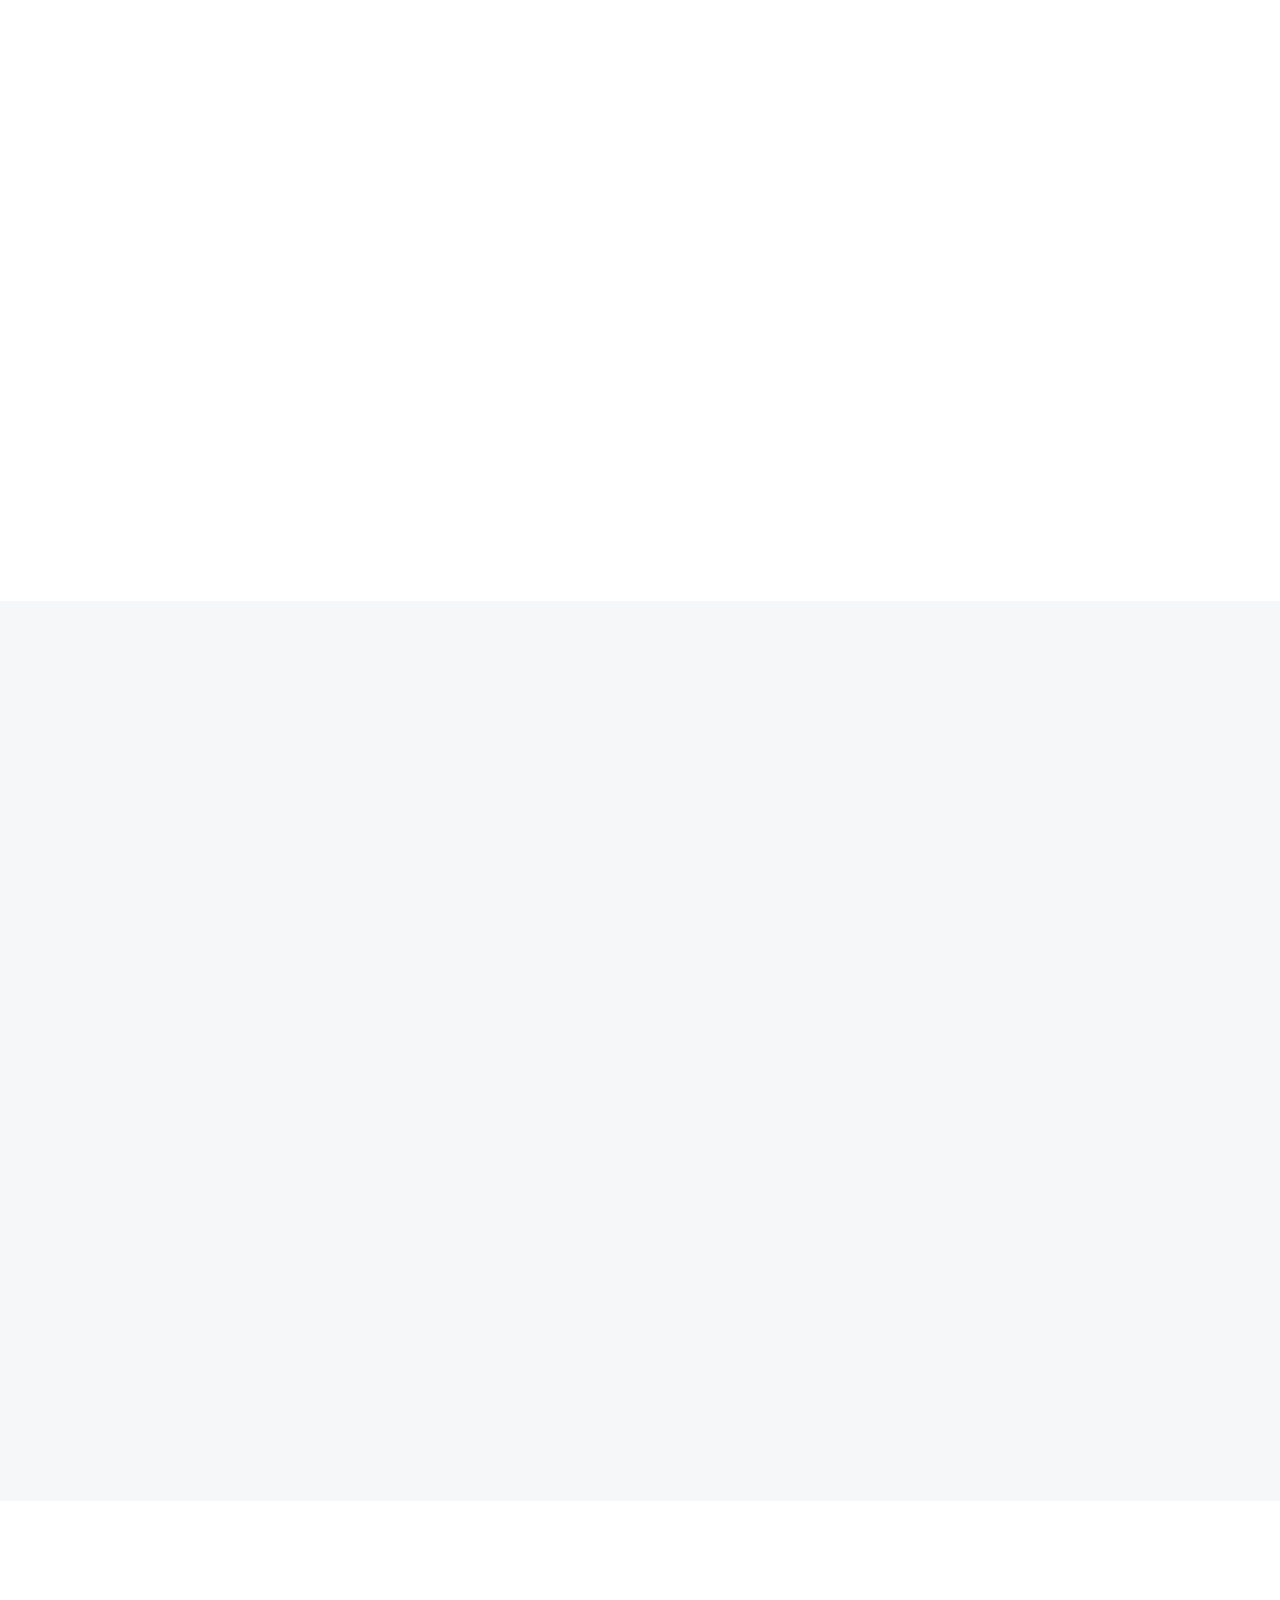
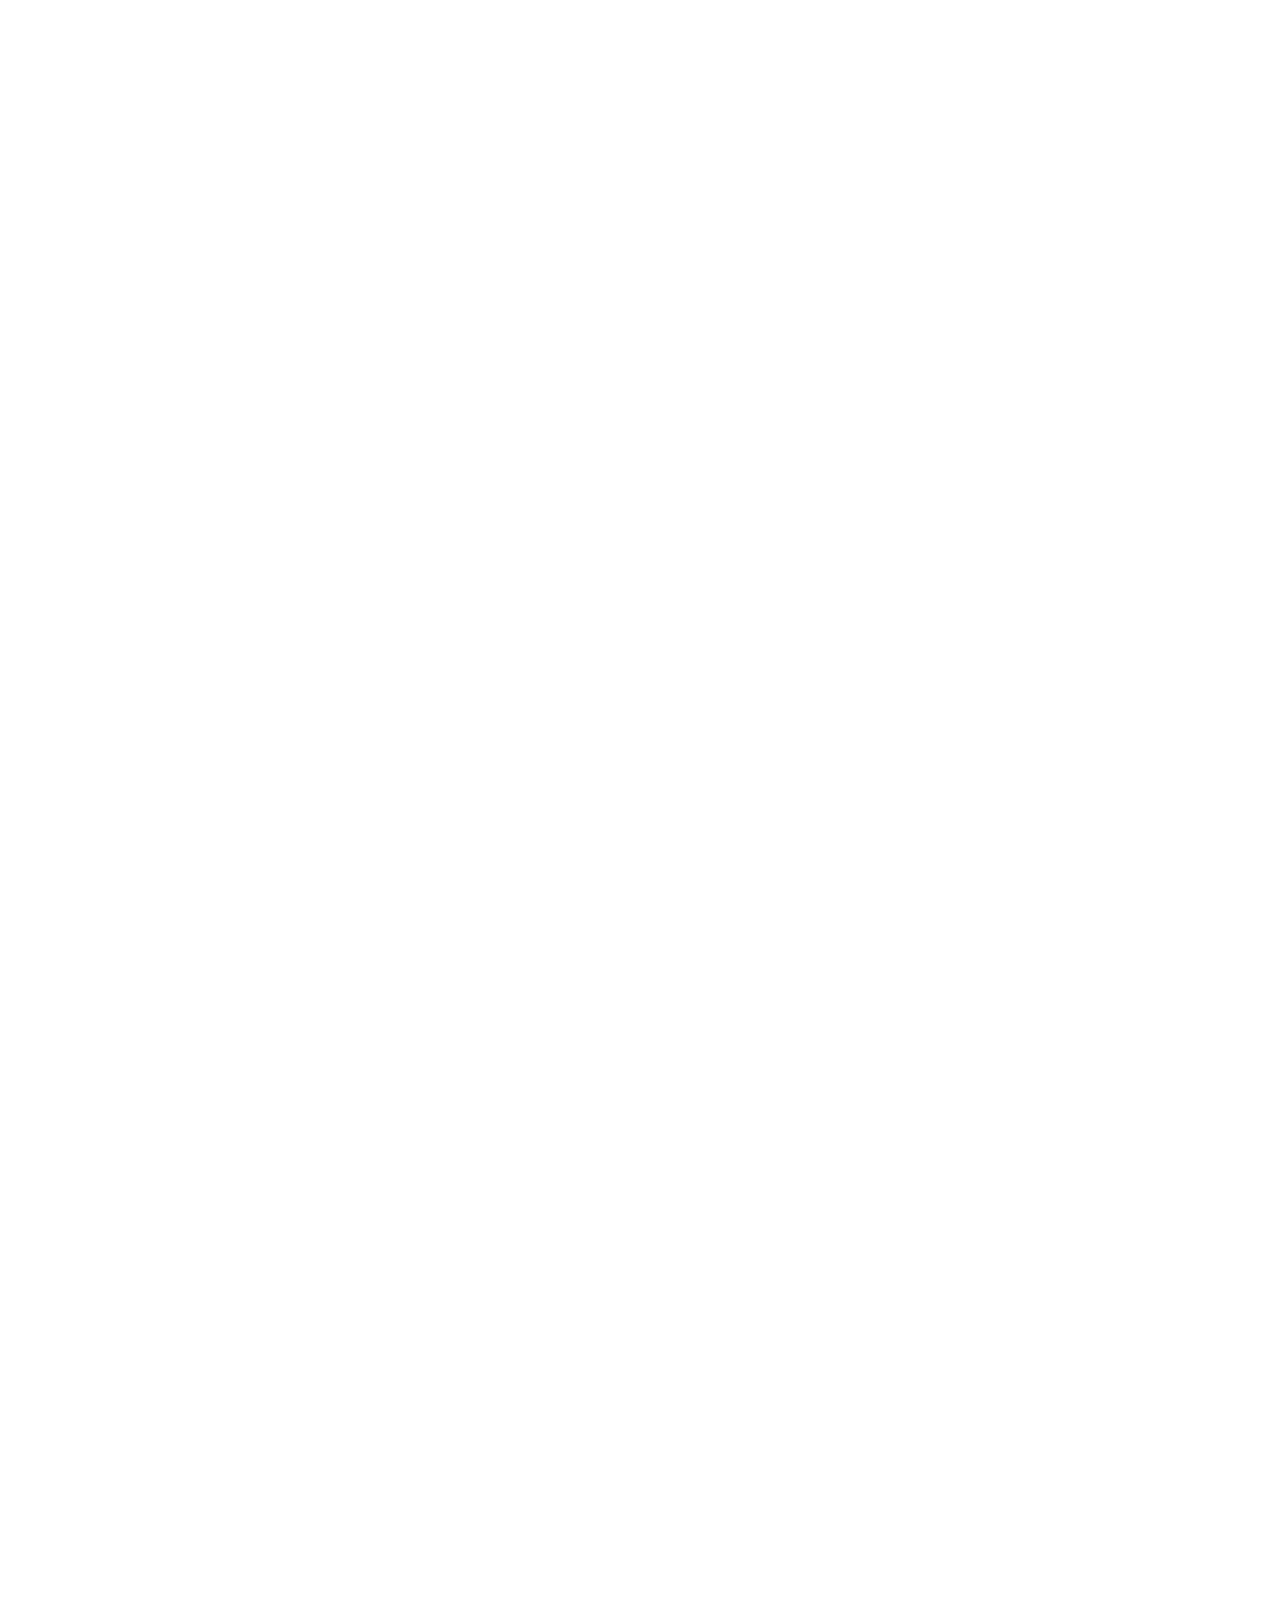
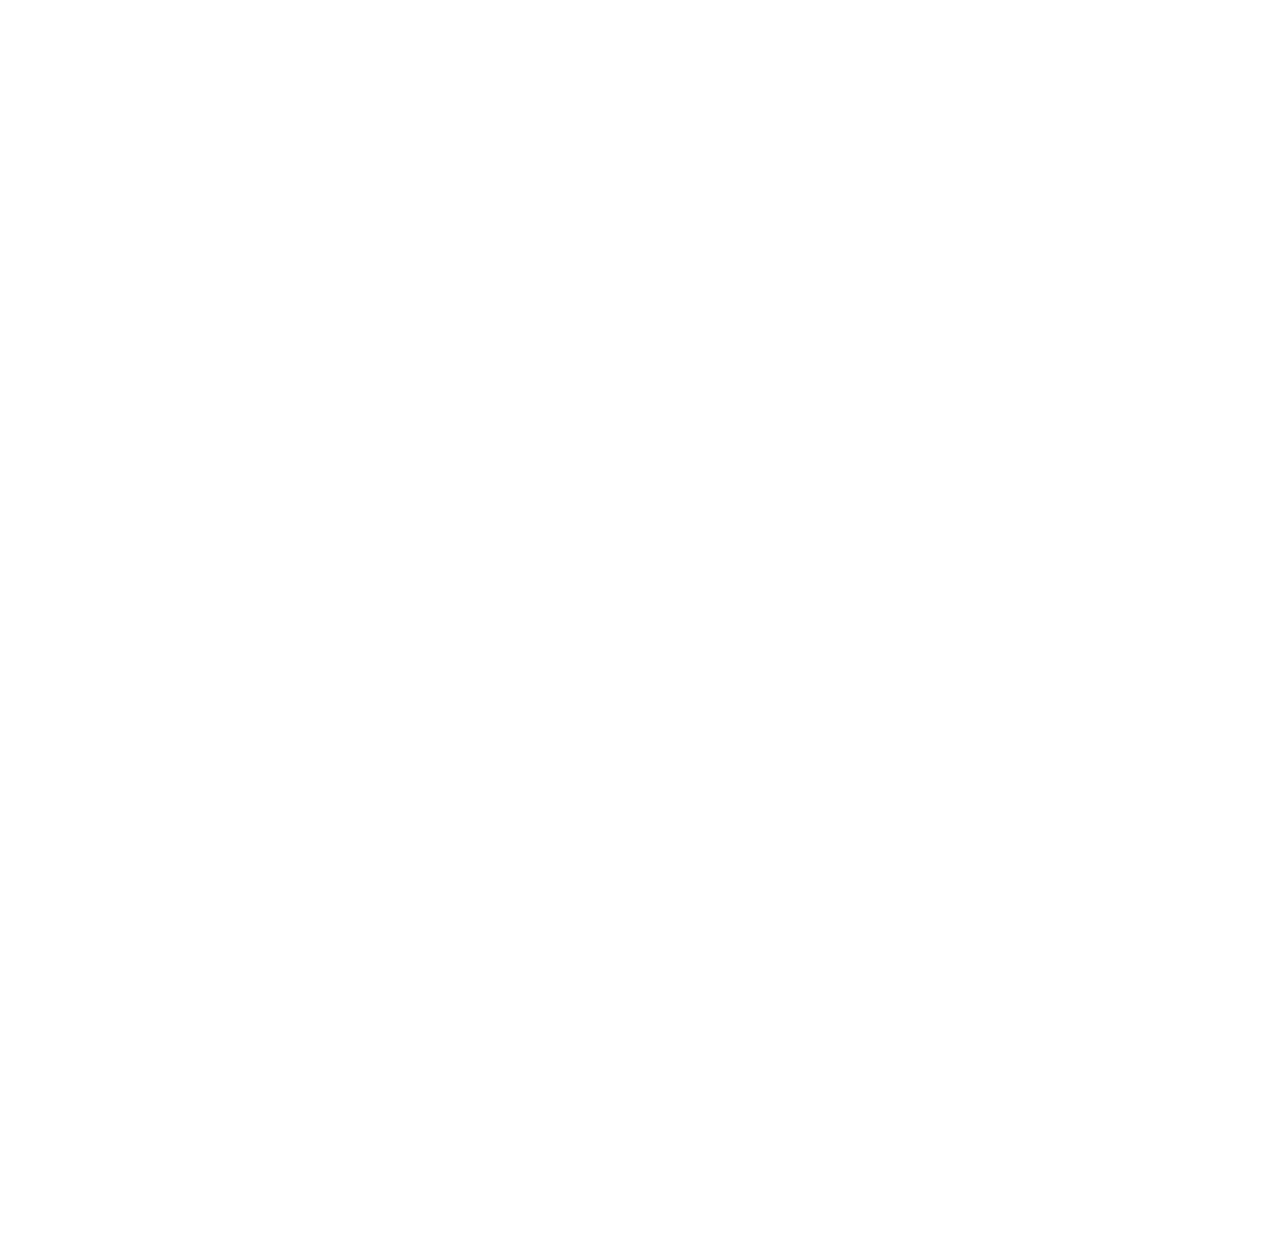
<file: project.html>
<!DOCTYPE html>
<html lang="en">

<head>
    <meta charset="utf-8">
    <title>Solartec - Renewable Energy Website Template</title>
    <meta content="width=device-width, initial-scale=1.0" name="viewport">
    <meta content="" name="keywords">
    <meta content="" name="description">

    <!-- Favicon -->
    <link href="img/favicon.ico" rel="icon">

    <!-- Google Web Fonts -->
    <link rel="preconnect" href="https://fonts.googleapis.com">
    <link rel="preconnect" href="https://fonts.gstatic.com" crossorigin>
    <link href="https://fonts.googleapis.com/css2?family=Open+Sans:wght@400;500&family=Roboto:wght@500;700;900&display=swap" rel="stylesheet"> 

    <!-- Icon Font Stylesheet -->
    <link href="https://cdnjs.cloudflare.com/ajax/libs/font-awesome/5.10.0/css/all.min.css" rel="stylesheet">
    <link href="https://cdn.jsdelivr.net/npm/bootstrap-icons@1.4.1/font/bootstrap-icons.css" rel="stylesheet">

    <!-- Libraries Stylesheet -->
    <link href="lib/animate/animate.min.css" rel="stylesheet">
    <link href="lib/owlcarousel/assets/owl.carousel.min.css" rel="stylesheet">
    <link href="lib/lightbox/css/lightbox.min.css" rel="stylesheet">

    <!-- Customized Bootstrap Stylesheet -->
    <link href="css/bootstrap.min.css" rel="stylesheet">

    <!-- Template Stylesheet -->
    <link href="css/style.css" rel="stylesheet">
</head>

<body>
    <!-- Spinner Start -->
    <div id="spinner" class="show bg-white position-fixed translate-middle w-100 vh-100 top-50 start-50 d-flex align-items-center justify-content-center">
        <div class="spinner-border text-primary" style="width: 3rem; height: 3rem;" role="status">
            <span class="sr-only">Loading...</span>
        </div>
    </div>
    <!-- Spinner End -->


    <!-- Topbar Start -->
    <div class="container-fluid bg-dark p-0">
        <div class="row gx-0 d-none d-lg-flex">
            <div class="col-lg-7 px-5 text-start">
                <div class="h-100 d-inline-flex align-items-center me-4">
                    <small class="fa fa-map-marker-alt text-primary me-2"></small>
                    <small>123 Street, New York, USA</small>
                </div>
                <div class="h-100 d-inline-flex align-items-center">
                    <small class="far fa-clock text-primary me-2"></small>
                    <small>Mon - Fri : 09.00 AM - 09.00 PM</small>
                </div>
            </div>
            <div class="col-lg-5 px-5 text-end">
                <div class="h-100 d-inline-flex align-items-center me-4">
                    <small class="fa fa-phone-alt text-primary me-2"></small>
                    <small>+012 345 6789</small>
                </div>
                <div class="h-100 d-inline-flex align-items-center mx-n2">
                    <a class="btn btn-square btn-link rounded-0 border-0 border-end border-secondary" href=""><i class="fab fa-facebook-f"></i></a>
                    <a class="btn btn-square btn-link rounded-0 border-0 border-end border-secondary" href=""><i class="fab fa-twitter"></i></a>
                    <a class="btn btn-square btn-link rounded-0 border-0 border-end border-secondary" href=""><i class="fab fa-linkedin-in"></i></a>
                    <a class="btn btn-square btn-link rounded-0" href=""><i class="fab fa-instagram"></i></a>
                </div>
            </div>
        </div>
    </div>
    <!-- Topbar End -->


    <!-- Navbar Start -->
    <nav class="navbar navbar-expand-lg bg-white navbar-light sticky-top p-0">
        <a href="index.html" class="navbar-brand d-flex align-items-center border-end px-4 px-lg-5">
            <h2 class="m-0 text-primary">Solartec</h2>
        </a>
        <button type="button" class="navbar-toggler me-4" data-bs-toggle="collapse" data-bs-target="#navbarCollapse">
            <span class="navbar-toggler-icon"></span>
        </button>
        <div class="collapse navbar-collapse" id="navbarCollapse">
            <div class="navbar-nav ms-auto p-4 p-lg-0">
                <a href="index.html" class="nav-item nav-link">Home</a>
                <a href="about.html" class="nav-item nav-link">About</a>
                <a href="service.html" class="nav-item nav-link">Service</a>
                <a href="project.html" class="nav-item nav-link active">Project</a>
                <div class="nav-item dropdown">
                    <a href="#" class="nav-link dropdown-toggle" data-bs-toggle="dropdown">Pages</a>
                    <div class="dropdown-menu bg-light m-0">
                        <a href="feature.html" class="dropdown-item">Feature</a>
                        <a href="quote.html" class="dropdown-item">Free Quote</a>
                        <a href="team.html" class="dropdown-item">Our Team</a>
                        <a href="testimonial.html" class="dropdown-item">Testimonial</a>
                        <a href="404.html" class="dropdown-item">404 Page</a>
                    </div>
                </div>
                <a href="contact.html" class="nav-item nav-link">Contact</a>
            </div>
            <a href="" class="btn btn-primary rounded-0 py-4 px-lg-5 d-none d-lg-block">Get A Quote<i class="fa fa-arrow-right ms-3"></i></a>
        </div>
    </nav>
    <!-- Navbar End -->


    <!-- Page Header Start -->
    <div class="container-fluid page-header py-5 mb-5">
        <div class="container py-5">
            <h1 class="display-3 text-white mb-3 animated slideInDown">Projects</h1>
            <nav aria-label="breadcrumb animated slideInDown">
                <ol class="breadcrumb">
                    <li class="breadcrumb-item"><a class="text-white" href="#">Home</a></li>
                    <li class="breadcrumb-item"><a class="text-white" href="#">Pages</a></li>
                    <li class="breadcrumb-item text-white active" aria-current="page">Projects</li>
                </ol>
            </nav>
        </div>
    </div>
    <!-- Page Header End -->


    <!-- Projects Start -->
    <div class="container-xxl py-5">
        <div class="container">
            <div class="text-center mx-auto mb-5 wow fadeInUp" data-wow-delay="0.1s" style="max-width: 600px;">
                <h6 class="text-primary">Our Projects</h6>
                <h1 class="mb-4">Visit Our Latest Solar And Renewable Energy Projects</h1>
            </div>
            <div class="row mt-n2 wow fadeInUp" data-wow-delay="0.3s">
                <div class="col-12 text-center">
                    <ul class="list-inline mb-5" id="portfolio-flters">
                        <li class="mx-2 active" data-filter="*">All</li>
                        <li class="mx-2" data-filter=".first">Solar Panels</li>
                        <li class="mx-2" data-filter=".second">Wind Turbines</li>
                        <li class="mx-2" data-filter=".third">Hydropower Plants</li>
                    </ul>
                </div>
            </div>
            <div class="row g-4 portfolio-container wow fadeInUp" data-wow-delay="0.5s">
                <div class="col-lg-4 col-md-6 portfolio-item first">
                    <div class="portfolio-img rounded overflow-hidden">
                        <img class="img-fluid" src="img/img-600x400-6.jpg" alt="">
                        <div class="portfolio-btn">
                            <a class="btn btn-lg-square btn-outline-light rounded-circle mx-1" href="img/img-600x400-6.jpg" data-lightbox="portfolio"><i class="fa fa-eye"></i></a>
                            <a class="btn btn-lg-square btn-outline-light rounded-circle mx-1" href=""><i class="fa fa-link"></i></a>
                        </div>
                    </div>
                    <div class="pt-3">
                        <p class="text-primary mb-0">Solar Panels</p>
                        <hr class="text-primary w-25 my-2">
                        <h5 class="lh-base">We Are pioneers of solar & renewable energy industry</h5>
                    </div>
                </div>
                <div class="col-lg-4 col-md-6 portfolio-item second">
                    <div class="portfolio-img rounded overflow-hidden">
                        <img class="img-fluid" src="img/img-600x400-5.jpg" alt="">
                        <div class="portfolio-btn">
                            <a class="btn btn-lg-square btn-outline-light rounded-circle mx-1" href="img/img-600x400-5.jpg" data-lightbox="portfolio"><i class="fa fa-eye"></i></a>
                            <a class="btn btn-lg-square btn-outline-light rounded-circle mx-1" href=""><i class="fa fa-link"></i></a>
                        </div>
                    </div>
                    <div class="pt-3">
                        <p class="text-primary mb-0">Wind Turbines</p>
                        <hr class="text-primary w-25 my-2">
                        <h5 class="lh-base">We Are pioneers of solar & renewable energy industry</h5>
                    </div>
                </div>
                <div class="col-lg-4 col-md-6 portfolio-item third">
                    <div class="portfolio-img rounded overflow-hidden">
                        <img class="img-fluid" src="img/img-600x400-4.jpg" alt="">
                        <div class="portfolio-btn">
                            <a class="btn btn-lg-square btn-outline-light rounded-circle mx-1" href="img/img-600x400-4.jpg" data-lightbox="portfolio"><i class="fa fa-eye"></i></a>
                            <a class="btn btn-lg-square btn-outline-light rounded-circle mx-1" href=""><i class="fa fa-link"></i></a>
                        </div>
                    </div>
                    <div class="pt-3">
                        <p class="text-primary mb-0">Hydropower Plants</p>
                        <hr class="text-primary w-25 my-2">
                        <h5 class="lh-base">We Are pioneers of solar & renewable energy industry</h5>
                    </div>
                </div>
                <div class="col-lg-4 col-md-6 portfolio-item first">
                    <div class="portfolio-img rounded overflow-hidden">
                        <img class="img-fluid" src="img/img-600x400-3.jpg" alt="">
                        <div class="portfolio-btn">
                            <a class="btn btn-lg-square btn-outline-light rounded-circle mx-1" href="img/img-600x400-3.jpg" data-lightbox="portfolio"><i class="fa fa-eye"></i></a>
                            <a class="btn btn-lg-square btn-outline-light rounded-circle mx-1" href=""><i class="fa fa-link"></i></a>
                        </div>
                    </div>
                    <div class="pt-3">
                        <p class="text-primary mb-0">Solar Panels</p>
                        <hr class="text-primary w-25 my-2">
                        <h5 class="lh-base">We Are pioneers of solar & renewable energy industry</h5>
                    </div>
                </div>
                <div class="col-lg-4 col-md-6 portfolio-item second">
                    <div class="portfolio-img rounded overflow-hidden">
                        <img class="img-fluid" src="img/img-600x400-2.jpg" alt="">
                        <div class="portfolio-btn">
                            <a class="btn btn-lg-square btn-outline-light rounded-circle mx-1" href="img/img-600x400-2.jpg" data-lightbox="portfolio"><i class="fa fa-eye"></i></a>
                            <a class="btn btn-lg-square btn-outline-light rounded-circle mx-1" href=""><i class="fa fa-link"></i></a>
                        </div>
                    </div>
                    <div class="pt-3">
                        <p class="text-primary mb-0">Wind Turbines</p>
                        <hr class="text-primary w-25 my-2">
                        <h5 class="lh-base">We Are pioneers of solar & renewable energy industry</h5>
                    </div>
                </div>
                <div class="col-lg-4 col-md-6 portfolio-item third">
                    <div class="portfolio-img rounded overflow-hidden">
                        <img class="img-fluid" src="img/img-600x400-1.jpg" alt="">
                        <div class="portfolio-btn">
                            <a class="btn btn-lg-square btn-outline-light rounded-circle mx-1" href="img/img-600x400-1.jpg" data-lightbox="portfolio"><i class="fa fa-eye"></i></a>
                            <a class="btn btn-lg-square btn-outline-light rounded-circle mx-1" href=""><i class="fa fa-link"></i></a>
                        </div>
                    </div>
                    <div class="pt-3">
                        <p class="text-primary mb-0">Hydropower Plants</p>
                        <hr class="text-primary w-25 my-2">
                        <h5 class="lh-base">We Are pioneers of solar & renewable energy industry</h5>
                    </div>
                </div>
            </div>
        </div>
    </div>
    <!-- Projects End -->


    <!-- Quote Start -->
    <div class="container-fluid bg-light overflow-hidden my-5 px-lg-0">
        <div class="container quote px-lg-0">
            <div class="row g-0 mx-lg-0">
                <div class="col-lg-6 ps-lg-0 wow fadeIn" data-wow-delay="0.1s" style="min-height: 400px;">
                    <div class="position-relative h-100">
                        <img class="position-absolute img-fluid w-100 h-100" src="img/quote.jpg" style="object-fit: cover;" alt="">
                    </div>
                </div>
                <div class="col-lg-6 quote-text py-5 wow fadeIn" data-wow-delay="0.5s">
                    <div class="p-lg-5 pe-lg-0">
                        <h6 class="text-primary">Free Quote</h6>
                        <h1 class="mb-4">Get A Free Quote</h1>
                        <p class="mb-4 pb-2">Tempor erat elitr rebum at clita. Diam dolor diam ipsum sit. Aliqu diam amet diam et eos. Clita erat ipsum et lorem et sit, sed stet lorem sit clita duo justo erat amet</p>
                        <form>
                            <div class="row g-3">
                                <div class="col-12 col-sm-6">
                                    <input type="text" class="form-control border-0" placeholder="Your Name" style="height: 55px;">
                                </div>
                                <div class="col-12 col-sm-6">
                                    <input type="email" class="form-control border-0" placeholder="Your Email" style="height: 55px;">
                                </div>
                                <div class="col-12 col-sm-6">
                                    <input type="text" class="form-control border-0" placeholder="Your Mobile" style="height: 55px;">
                                </div>
                                <div class="col-12 col-sm-6">
                                    <select class="form-select border-0" style="height: 55px;">
                                        <option selected>Select A Service</option>
                                        <option value="1">Service 1</option>
                                        <option value="2">Service 2</option>
                                        <option value="3">Service 3</option>
                                    </select>
                                </div>
                                <div class="col-12">
                                    <textarea class="form-control border-0" placeholder="Special Note"></textarea>
                                </div>
                                <div class="col-12">
                                    <button class="btn btn-primary rounded-pill py-3 px-5" type="submit">Submit</button>
                                </div>
                            </div>
                        </form>
                    </div>
                </div>
            </div>
        </div>
    </div>
    <!-- Quote End -->


    <!-- Testimonial Start -->
    <div class="container-xxl py-5">
        <div class="container">
            <div class="text-center mx-auto mb-5 wow fadeInUp" data-wow-delay="0.1s" style="max-width: 600px;">
                <h6 class="text-primary">Testimonial</h6>
                <h1 class="mb-4">What Our Clients Say!</h1>
            </div>
            <div class="owl-carousel testimonial-carousel wow fadeInUp" data-wow-delay="0.1s">
                <div class="testimonial-item text-center">
                    <div class="testimonial-img position-relative">
                        <img class="img-fluid rounded-circle mx-auto mb-5" src="img/testimonial-1.jpg">
                        <div class="btn-square bg-primary rounded-circle">
                            <i class="fa fa-quote-left text-white"></i>
                        </div>
                    </div>
                    <div class="testimonial-text text-center rounded p-4">
                        <p>Clita clita tempor justo dolor ipsum amet kasd amet duo justo duo duo labore sed sed. Magna ut diam sit et amet stet eos sed clita erat magna elitr erat sit sit erat at rebum justo sea clita.</p>
                        <h5 class="mb-1">Client Name</h5>
                        <span class="fst-italic">Profession</span>
                    </div>
                </div>
                <div class="testimonial-item text-center">
                    <div class="testimonial-img position-relative">
                        <img class="img-fluid rounded-circle mx-auto mb-5" src="img/testimonial-2.jpg">
                        <div class="btn-square bg-primary rounded-circle">
                            <i class="fa fa-quote-left text-white"></i>
                        </div>
                    </div>
                    <div class="testimonial-text text-center rounded p-4">
                        <p>Clita clita tempor justo dolor ipsum amet kasd amet duo justo duo duo labore sed sed. Magna ut diam sit et amet stet eos sed clita erat magna elitr erat sit sit erat at rebum justo sea clita.</p>
                        <h5 class="mb-1">Client Name</h5>
                        <span class="fst-italic">Profession</span>
                    </div>
                </div>
                <div class="testimonial-item text-center">
                    <div class="testimonial-img position-relative">
                        <img class="img-fluid rounded-circle mx-auto mb-5" src="img/testimonial-3.jpg">
                        <div class="btn-square bg-primary rounded-circle">
                            <i class="fa fa-quote-left text-white"></i>
                        </div>
                    </div>
                    <div class="testimonial-text text-center rounded p-4">
                        <p>Clita clita tempor justo dolor ipsum amet kasd amet duo justo duo duo labore sed sed. Magna ut diam sit et amet stet eos sed clita erat magna elitr erat sit sit erat at rebum justo sea clita.</p>
                        <h5 class="mb-1">Client Name</h5>
                        <span class="fst-italic">Profession</span>
                    </div>
                </div>
            </div>
        </div>
    </div>
    <!-- Testimonial End -->
        

    <!-- Footer Start -->
    <div class="container-fluid bg-dark text-body footer mt-5 pt-5 wow fadeIn" data-wow-delay="0.1s">
        <div class="container py-5">
            <div class="row g-5">
                <div class="col-lg-3 col-md-6">
                    <h5 class="text-white mb-4">Address</h5>
                    <p class="mb-2"><i class="fa fa-map-marker-alt me-3"></i>123 Street, New York, USA</p>
                    <p class="mb-2"><i class="fa fa-phone-alt me-3"></i>+012 345 67890</p>
                    <p class="mb-2"><i class="fa fa-envelope me-3"></i>info@example.com</p>
                    <div class="d-flex pt-2">
                        <a class="btn btn-square btn-outline-light btn-social" href=""><i class="fab fa-twitter"></i></a>
                        <a class="btn btn-square btn-outline-light btn-social" href=""><i class="fab fa-facebook-f"></i></a>
                        <a class="btn btn-square btn-outline-light btn-social" href=""><i class="fab fa-youtube"></i></a>
                        <a class="btn btn-square btn-outline-light btn-social" href=""><i class="fab fa-linkedin-in"></i></a>
                    </div>
                </div>
                <div class="col-lg-3 col-md-6">
                    <h5 class="text-white mb-4">Quick Links</h5>
                    <a class="btn btn-link" href="">About Us</a>
                    <a class="btn btn-link" href="">Contact Us</a>
                    <a class="btn btn-link" href="">Our Services</a>
                    <a class="btn btn-link" href="">Terms & Condition</a>
                    <a class="btn btn-link" href="">Support</a>
                </div>
                <div class="col-lg-3 col-md-6">
                    <h5 class="text-white mb-4">Project Gallery</h5>
                    <div class="row g-2">
                        <div class="col-4">
                            <img class="img-fluid rounded" src="img/gallery-1.jpg" alt="">
                        </div>
                        <div class="col-4">
                            <img class="img-fluid rounded" src="img/gallery-2.jpg" alt="">
                        </div>
                        <div class="col-4">
                            <img class="img-fluid rounded" src="img/gallery-3.jpg" alt="">
                        </div>
                        <div class="col-4">
                            <img class="img-fluid rounded" src="img/gallery-4.jpg" alt="">
                        </div>
                        <div class="col-4">
                            <img class="img-fluid rounded" src="img/gallery-5.jpg" alt="">
                        </div>
                        <div class="col-4">
                            <img class="img-fluid rounded" src="img/gallery-6.jpg" alt="">
                        </div>
                    </div>
                </div>
                <div class="col-lg-3 col-md-6">
                    <h5 class="text-white mb-4">Newsletter</h5>
                    <p>Dolor amet sit justo amet elitr clita ipsum elitr est.</p>
                    <div class="position-relative mx-auto" style="max-width: 400px;">
                        <input class="form-control border-0 w-100 py-3 ps-4 pe-5" type="text" placeholder="Your email">
                        <button type="button" class="btn btn-primary py-2 position-absolute top-0 end-0 mt-2 me-2">SignUp</button>
                    </div>
                </div>
            </div>
        </div>
        <div class="container">
            <div class="copyright">
                <div class="row">
                    <div class="col-md-6 text-center text-md-start mb-3 mb-md-0">
                        &copy; <a href="#">Your Site Name</a>, All Right Reserved.
                    </div>
                    <div class="col-md-6 text-center text-md-end">
                        <!--/*** This template is free as long as you keep the footer author’s credit link/attribution link/backlink. If you'd like to use the template without the footer author’s credit link/attribution link/backlink, you can purchase the Credit Removal License from "https://htmlcodex.com/credit-removal". Thank you for your support. ***/-->
                        Designed By <a href="https://htmlcodex.com">HTML Codex</a>
                        <br>Distributed By: <a href="https://themewagon.com" target="_blank">ThemeWagon</a>
                    </div>
                </div>
            </div>
        </div>
    </div>
    <!-- Footer End -->


    <!-- Back to Top -->
    <a href="#" class="btn btn-lg btn-primary btn-lg-square rounded-circle back-to-top"><i class="bi bi-arrow-up"></i></a>


    <!-- JavaScript Libraries -->
    <script src="https://code.jquery.com/jquery-3.4.1.min.js"></script>
    <script src="https://cdn.jsdelivr.net/npm/bootstrap@5.0.0/dist/js/bootstrap.bundle.min.js"></script>
    <script src="lib/wow/wow.min.js"></script>
    <script src="lib/easing/easing.min.js"></script>
    <script src="lib/waypoints/waypoints.min.js"></script>
    <script src="lib/counterup/counterup.min.js"></script>
    <script src="lib/owlcarousel/owl.carousel.min.js"></script>
    <script src="lib/isotope/isotope.pkgd.min.js"></script>
    <script src="lib/lightbox/js/lightbox.min.js"></script>

    <!-- Template Javascript -->
    <script src="js/main.js"></script>
</body>

</html>
</file>
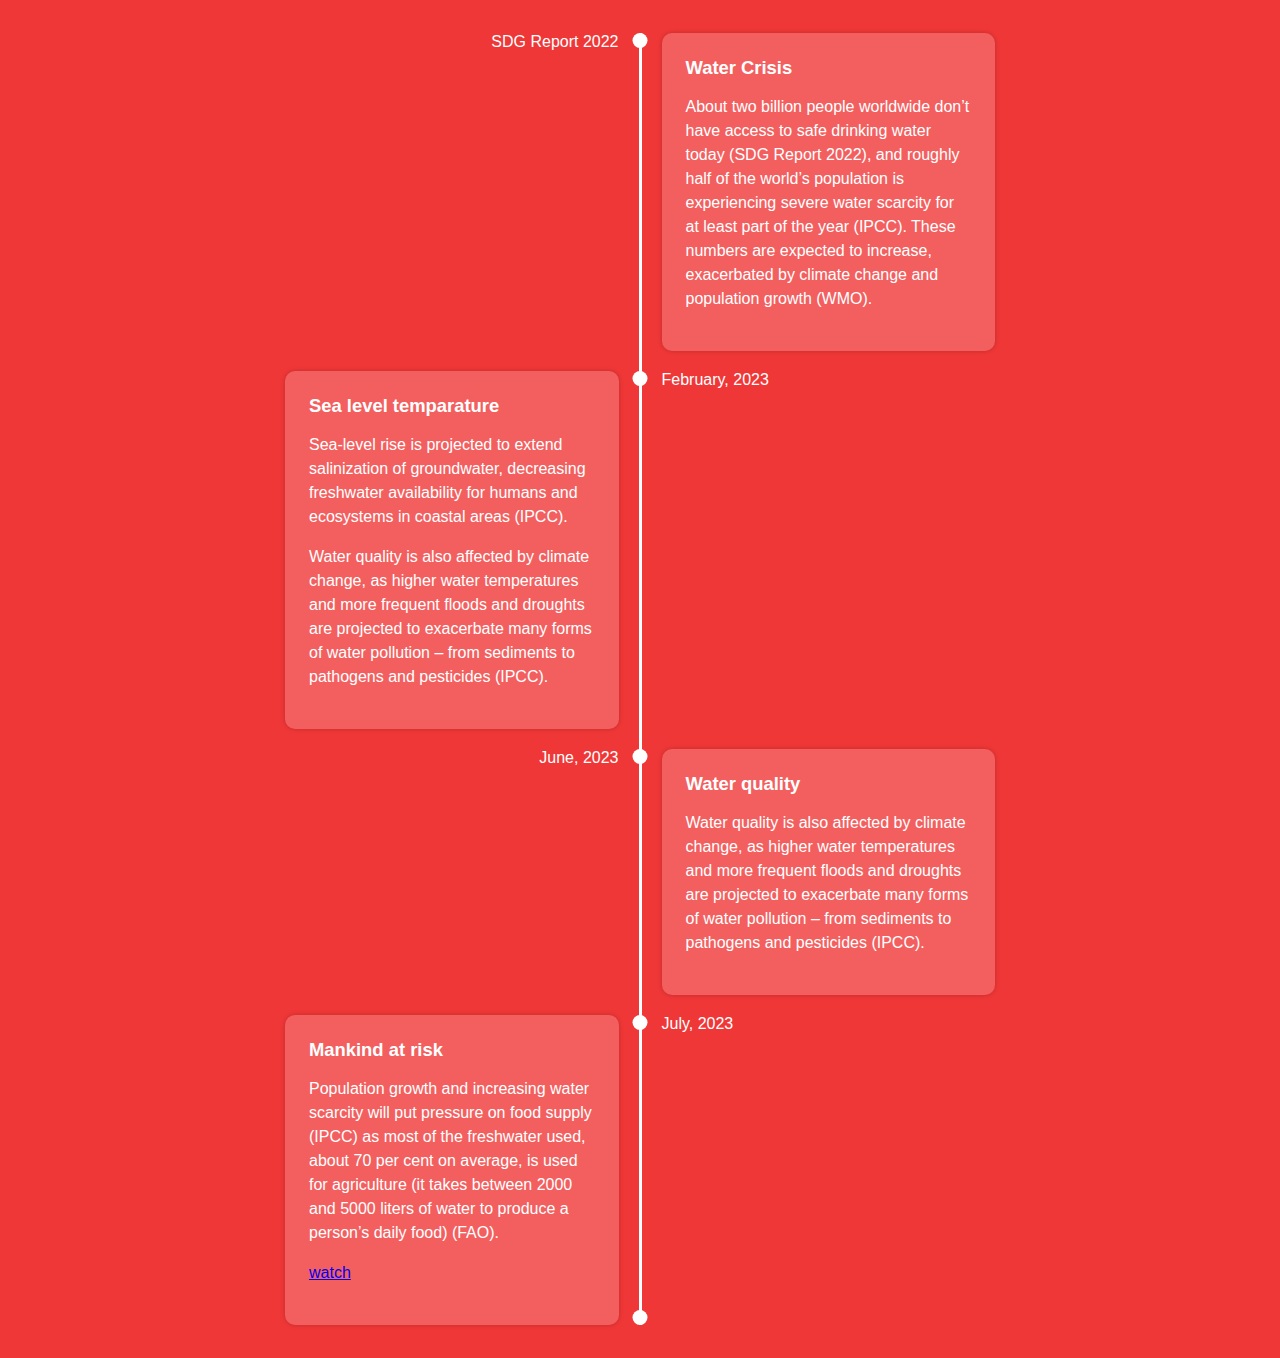
<file: redzone.html>
<!DOCTYPE html>
<html lang="en">
<head>
    <meta charset="UTF-8">
    <meta name="viewport" content="width=device-width, initial-scale=1.0">
    <link rel="stylesheet" href="redzone.css">
    <title>Redzone</title>
</head>
<body>
    <div class="timeline">
        <div class="timeline__component">
          <div class="timeline__date timeline__date--right">SDG Report 2022</div>
        </div>
        <div class="timeline__middle">
          <div class="timeline__point"></div>
        </div>
        <div class="timeline__component timeline__component--bg">
          <h2 class="timeline__title">Water Crisis</h2>
          <p class="timeline__paragraph">
      About two billion people worldwide don’t have access to safe drinking water today (SDG Report 2022), and roughly half of the world’s population is experiencing severe water scarcity for at least part of the year (IPCC). These numbers are expected to increase, exacerbated by climate change and population growth (WMO).
          </p>
        </div>
        <div class="timeline__component timeline__component--bg">
          <h2 class="timeline__title">Sea level temparature</h2>
          <p class="timeline__paragraph">
      Sea-level rise is projected to extend salinization of groundwater, decreasing freshwater availability for humans and ecosystems in coastal areas (IPCC).
          </p>
          <p class="timeline__paragraph">
       Water quality is also affected by climate change, as higher water temperatures and more frequent floods and droughts are projected to exacerbate many forms of water pollution – from sediments to pathogens and pesticides (IPCC).
          </p>
        </div>
        <div class="timeline__middle">
          <div class="timeline__point"></div>
        </div>
        <div class="timeline__component">
          <div class="timeline__date">February, 2023</div>
        </div>
        <div class="timeline__component">
          <div class="timeline__date timeline__date--right">June, 2023</div>
        </div>
        <div class="timeline__middle">
          <div class="timeline__point"></div>
        </div>
        <div class="timeline__component timeline__component--bg">
          <h2 class="timeline__title">Water quality</h2>
          <p class="timeline__paragraph">
      Water quality is also affected by climate change, as higher water temperatures and more frequent floods and droughts are projected to exacerbate many forms of water pollution – from sediments to pathogens and pesticides (IPCC).
          </p>
        </div>
        <div class="timeline__component timeline__component--bottom timeline__component--bg">
          <h2 class="timeline__title">Mankind at risk</h2>
          <p class="timeline__paragraph">
            Population growth and increasing water scarcity will put pressure on food supply (IPCC) as most of the freshwater used, about 70 per cent on average, is used for agriculture (it takes between 2000 and 5000 liters of water to produce a person’s daily food) (FAO).
          </p>
          <p class="timeline__paragraph">
             
            <a href="https://youtu.be/ldQo1V6tScc">watch</a>
            
          </p>
        </div>
        <div class="timeline__middle">
          <div class="timeline__point"></div>
          <div class="timeline__point timeline__point--bottom"></div>
        </div>
        <div class="timeline__component timeline__component--bottom">
          <div class="timeline__date">July, 2023</div>
        </div>
      </div>
</body>
</html>
</file>
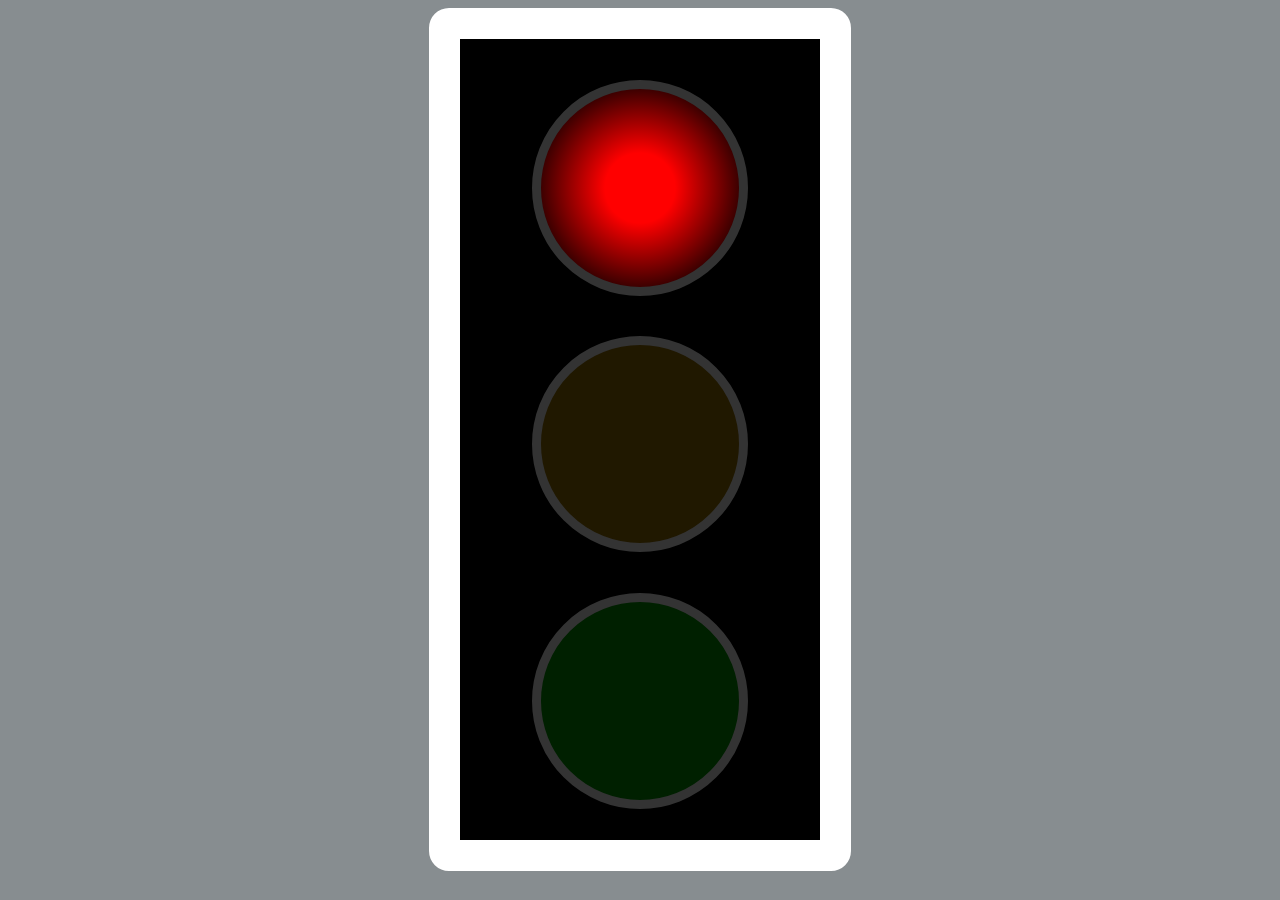
<file: robot.html>
<!DOCTYPE html>
<html lang="en">
<head>
    <meta charset="UTF-8">
    <meta name="viewport" content="width=device-width, initial-scale=1.0">
    <link rel="canonical" href="https://www.advanced-ict.info/javascript/traffic_light.html">
    <meta name="ROBOTS" content="index">
    <meta name="DESCRIPTION" content="See an example of how to use techniques including bitwise 
    logic and arrays to create a JavaScript model of a traffic light.">
    <meta name="theme-color" content="#66CCFF">
    <meta property="og:title" content="Traffic Light">
    <meta property="og:url" content="https://www.advanced-ict.info/javascript/traffic_light.html">
    <meta property="og:image" content="https://www.advanced-ict.info/graphics/og_square.png">
    <meta property="og:description" content="JavaScript programming demonstration - using no images">

        <script>

// JavaScript has no two-dimensional arrays, so it's simpler to use two separate arrays
// binary flags: 1 = red, 2 = amber, 4 = green
var lights = [1, 3, 4, 2];
// time light shown for (in seconds)
var delay = [8, 3, 8, 2];
// position in sequence
var current = 0;
// pairs of colours for lights on/off - in JavaScript you can use true and false as array indexes
// (if using an old browser, simply swap the gradients for "red", "orange" and "green")
var red = new Array(2);
var amber = new Array(2);
var green = new Array(2);
red[false] = "#200000";
red[true] = "radial-gradient(red 25%, black 85%)";
amber[false] = "#201800";
amber[true] = "radial-gradient(orange 25%, black 85%)";
green[false] = "#002000";
green[true] = "radial-gradient(green 25%, black 85%)";

function change()
{
	// use bitwise logic to determine whether the light should be on
	document.getElementById("red").style.background = red[(lights[current] & 1) == 1];
	document.getElementById("amber").style.background = amber[(lights[current] & 2) == 2];
	document.getElementById("green").style.background = green[(lights[current] & 4) == 4];
	// trigger the next change after an appropriate delay
	setTimeout(change, delay[current]*500);
	// use modular arithmetic to ensure that current position is in the range 0-3
	current = (current + 1) % 4;
}


        </script>

        <style>
            body	{background-color: #878d90}
#light	{width: 40vh; height: 89vh; background: black; border: 3.5vh solid white; border-radius: 20px; margin: auto}
.bulb	{width: 22vh; height: 22vh; margin: 4.5vh 8vh 4.1vh 8vh; border-radius: 50%; border: 1vh solid #333333; transition: background .2s ease-in}
        </style>


    <title>Traffic lights</title>
</head>

<body onload="change();">
    <div id="light"><div id="red" class="bulb" style="background: rgb(32, 0, 0);"></div><div id="amber" class="bulb" style="background: rgb(32, 24, 0);"></div><div id="green" class="bulb" style="background: radial-gradient(green 25%, black 85%);"></div></div>
    
    </body>

</html>
</file>
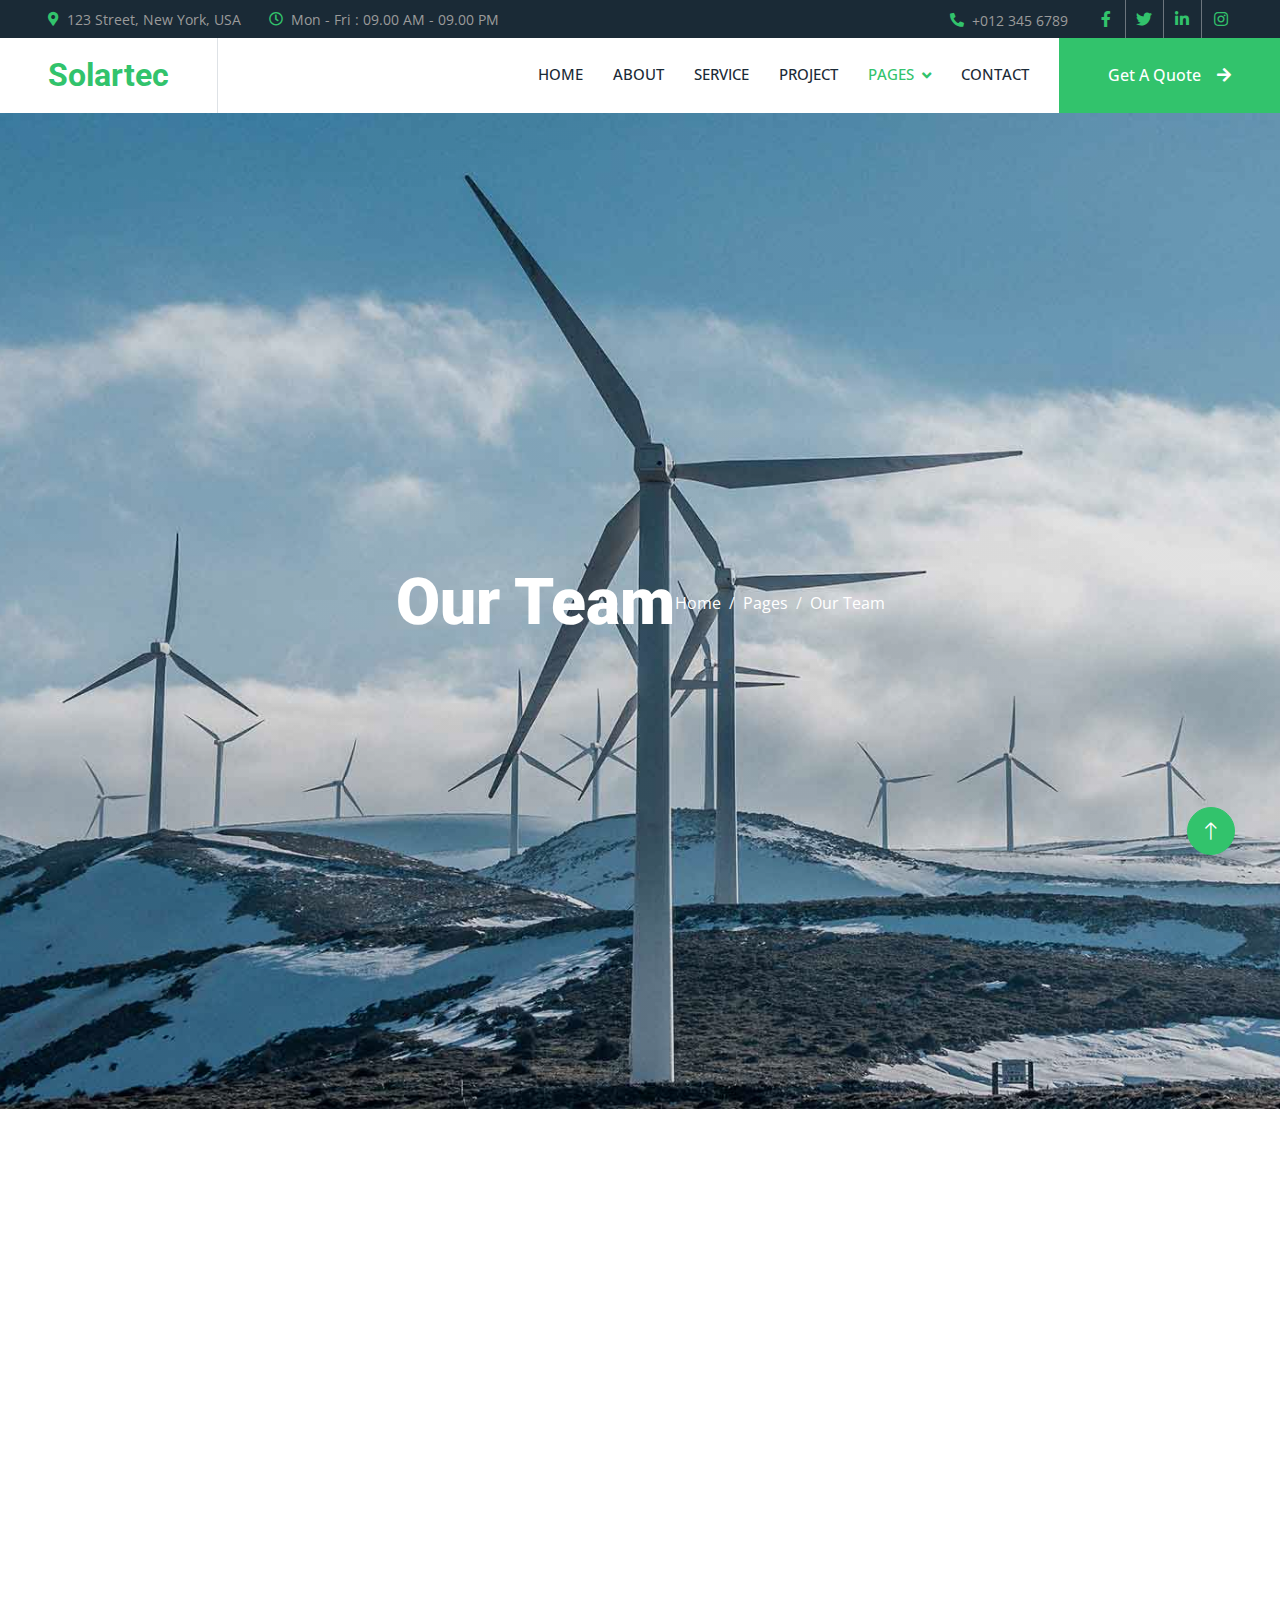
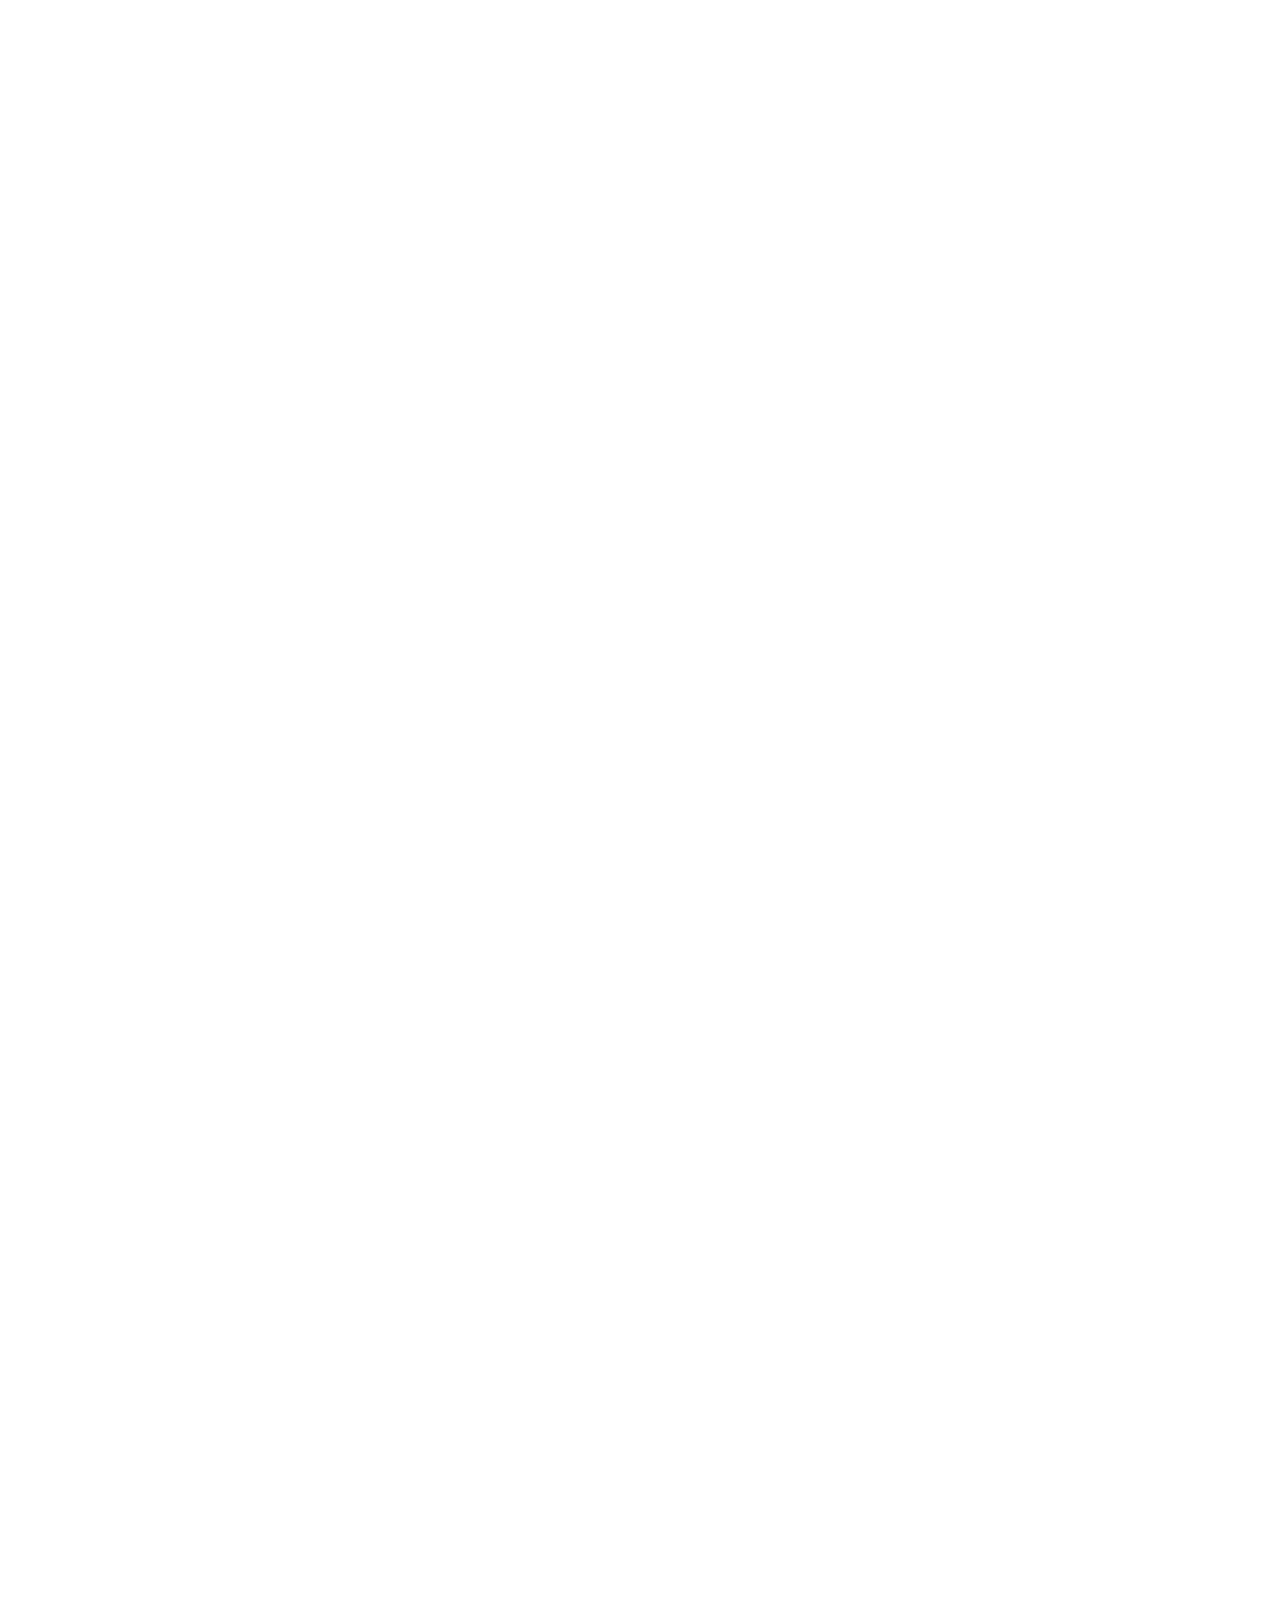
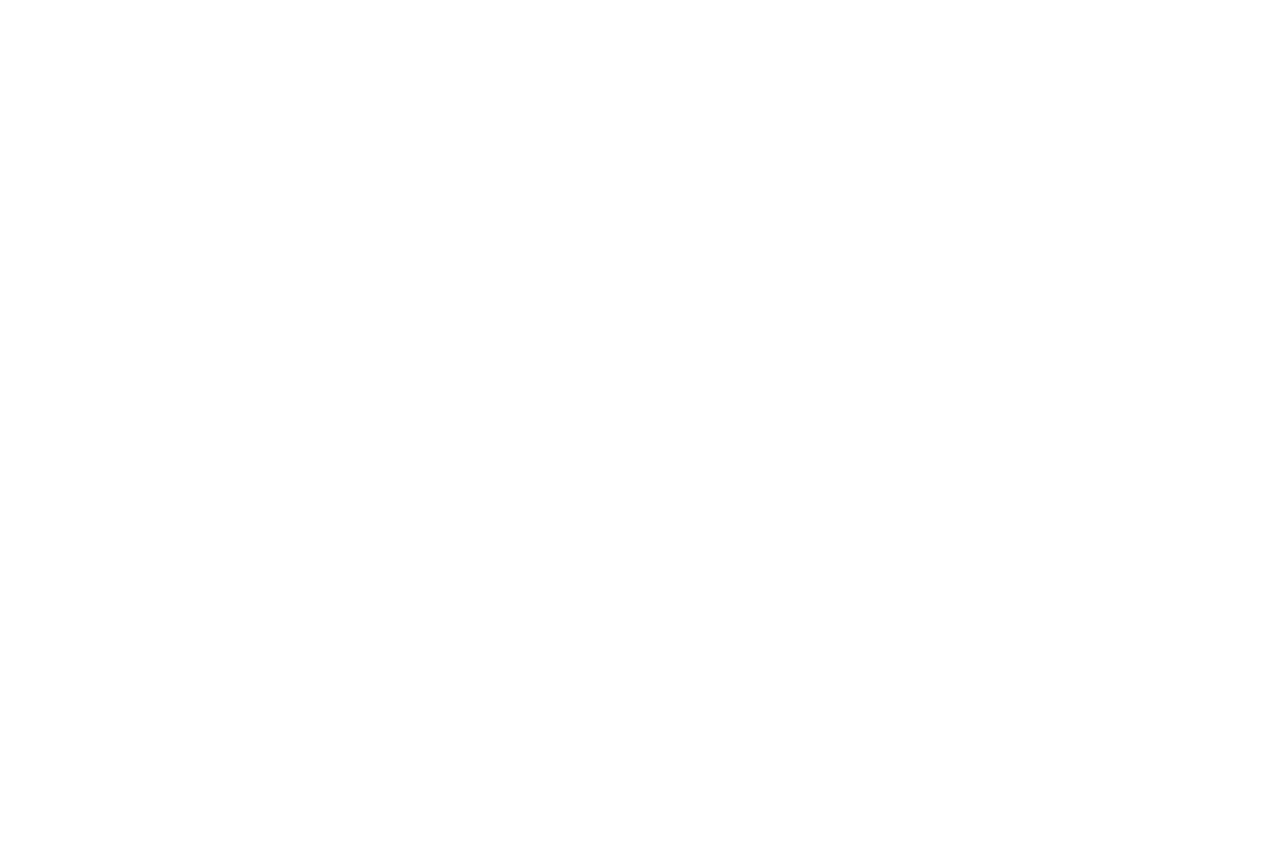
<file: team.html>
<!DOCTYPE html>
<html lang="en">

<head>
    <meta charset="utf-8">
    <title>Solartec - Renewable Energy Website Template</title>
    <meta content="width=device-width, initial-scale=1.0" name="viewport">
    <meta content="" name="keywords">
    <meta content="" name="description">

    <!-- Favicon -->
    <link href="img/favicon.ico" rel="icon">

    <!-- Google Web Fonts -->
    <link rel="preconnect" href="https://fonts.googleapis.com">
    <link rel="preconnect" href="https://fonts.gstatic.com" crossorigin>
    <link href="https://fonts.googleapis.com/css2?family=Open+Sans:wght@400;500&family=Roboto:wght@500;700;900&display=swap" rel="stylesheet"> 

    <!-- Icon Font Stylesheet -->
    <link href="https://cdnjs.cloudflare.com/ajax/libs/font-awesome/5.10.0/css/all.min.css" rel="stylesheet">
    <link href="https://cdn.jsdelivr.net/npm/bootstrap-icons@1.4.1/font/bootstrap-icons.css" rel="stylesheet">

    <!-- Libraries Stylesheet -->
    <link href="lib/animate/animate.min.css" rel="stylesheet">
    <link href="lib/owlcarousel/assets/owl.carousel.min.css" rel="stylesheet">
    <link href="lib/lightbox/css/lightbox.min.css" rel="stylesheet">

    <!-- Customized Bootstrap Stylesheet -->
    <link href="css/bootstrap.min.css" rel="stylesheet">

    <!-- Template Stylesheet -->
    <link href="css/style.css" rel="stylesheet">
</head>

<body>
    <!-- Spinner Start -->
    <div id="spinner" class="show bg-white position-fixed translate-middle w-100 vh-100 top-50 start-50 d-flex align-items-center justify-content-center">
        <div class="spinner-border text-primary" style="width: 3rem; height: 3rem;" role="status">
            <span class="sr-only">Loading...</span>
        </div>
    </div>
    <!-- Spinner End -->


    <!-- Topbar Start -->
    <div class="container-fluid bg-dark p-0">
        <div class="row gx-0 d-none d-lg-flex">
            <div class="col-lg-7 px-5 text-start">
                <div class="h-100 d-inline-flex align-items-center me-4">
                    <small class="fa fa-map-marker-alt text-primary me-2"></small>
                    <small>123 Street, New York, USA</small>
                </div>
                <div class="h-100 d-inline-flex align-items-center">
                    <small class="far fa-clock text-primary me-2"></small>
                    <small>Mon - Fri : 09.00 AM - 09.00 PM</small>
                </div>
            </div>
            <div class="col-lg-5 px-5 text-end">
                <div class="h-100 d-inline-flex align-items-center me-4">
                    <small class="fa fa-phone-alt text-primary me-2"></small>
                    <small>+012 345 6789</small>
                </div>
                <div class="h-100 d-inline-flex align-items-center mx-n2">
                    <a class="btn btn-square btn-link rounded-0 border-0 border-end border-secondary" href=""><i class="fab fa-facebook-f"></i></a>
                    <a class="btn btn-square btn-link rounded-0 border-0 border-end border-secondary" href=""><i class="fab fa-twitter"></i></a>
                    <a class="btn btn-square btn-link rounded-0 border-0 border-end border-secondary" href=""><i class="fab fa-linkedin-in"></i></a>
                    <a class="btn btn-square btn-link rounded-0" href=""><i class="fab fa-instagram"></i></a>
                </div>
            </div>
        </div>
    </div>
    <!-- Topbar End -->


    <!-- Navbar Start -->
    <nav class="navbar navbar-expand-lg bg-white navbar-light sticky-top p-0">
        <a href="index.html" class="navbar-brand d-flex align-items-center border-end px-4 px-lg-5">
            <h2 class="m-0 text-primary">Solartec</h2>
        </a>
        <button type="button" class="navbar-toggler me-4" data-bs-toggle="collapse" data-bs-target="#navbarCollapse">
            <span class="navbar-toggler-icon"></span>
        </button>
        <div class="collapse navbar-collapse" id="navbarCollapse">
            <div class="navbar-nav ms-auto p-4 p-lg-0">
                <a href="index.html" class="nav-item nav-link">Home</a>
                <a href="about.html" class="nav-item nav-link">About</a>
                <a href="service.html" class="nav-item nav-link">Service</a>
                <a href="project.html" class="nav-item nav-link">Project</a>
                <div class="nav-item dropdown">
                    <a href="#" class="nav-link dropdown-toggle active" data-bs-toggle="dropdown">Pages</a>
                    <div class="dropdown-menu bg-light m-0">
                        <a href="feature.html" class="dropdown-item">Feature</a>
                        <a href="quote.html" class="dropdown-item">Free Quote</a>
                        <a href="team.html" class="dropdown-item active">Our Team</a>
                        <a href="testimonial.html" class="dropdown-item">Testimonial</a>
                        <a href="404.html" class="dropdown-item">404 Page</a>
                    </div>
                </div>
                <a href="contact.html" class="nav-item nav-link">Contact</a>
            </div>
            <a href="" class="btn btn-primary rounded-0 py-4 px-lg-5 d-none d-lg-block">Get A Quote<i class="fa fa-arrow-right ms-3"></i></a>
        </div>
    </nav>
    <!-- Navbar End -->


    <!-- Page Header Start -->
    <div class="container-fluid page-header py-5 mb-5">
        <div class="container py-5">
            <h1 class="display-3 text-white mb-3 animated slideInDown">Our Team</h1>
            <nav aria-label="breadcrumb animated slideInDown">
                <ol class="breadcrumb">
                    <li class="breadcrumb-item"><a class="text-white" href="#">Home</a></li>
                    <li class="breadcrumb-item"><a class="text-white" href="#">Pages</a></li>
                    <li class="breadcrumb-item text-white active" aria-current="page">Our Team</li>
                </ol>
            </nav>
        </div>
    </div>
    <!-- Page Header End -->


    <!-- Team Start -->
    <div class="container-xxl py-5">
        <div class="container">
            <div class="text-center mx-auto mb-5 wow fadeInUp" data-wow-delay="0.1s" style="max-width: 600px;">
                <h6 class="text-primary">Team Member</h6>
                <h1 class="mb-4">Experienced Team Members</h1>
            </div>
            <div class="row g-4">
                <div class="col-lg-4 col-md-6 wow fadeInUp" data-wow-delay="0.1s">
                    <div class="team-item rounded overflow-hidden">
                        <div class="d-flex">
                            <img class="img-fluid w-75" src="img/team-1.jpg" alt="">
                            <div class="team-social w-25">
                                <a class="btn btn-lg-square btn-outline-primary rounded-circle mt-3" href=""><i class="fab fa-facebook-f"></i></a>
                                <a class="btn btn-lg-square btn-outline-primary rounded-circle mt-3" href=""><i class="fab fa-twitter"></i></a>
                                <a class="btn btn-lg-square btn-outline-primary rounded-circle mt-3" href=""><i class="fab fa-instagram"></i></a>
                            </div>
                        </div>
                        <div class="p-4">
                            <h5>Full Name</h5>
                            <span>Designation</span>
                        </div>
                    </div>
                </div>
                <div class="col-lg-4 col-md-6 wow fadeInUp" data-wow-delay="0.3s">
                    <div class="team-item rounded overflow-hidden">
                        <div class="d-flex">
                            <img class="img-fluid w-75" src="img/team-2.jpg" alt="">
                            <div class="team-social w-25">
                                <a class="btn btn-lg-square btn-outline-primary rounded-circle mt-3" href=""><i class="fab fa-facebook-f"></i></a>
                                <a class="btn btn-lg-square btn-outline-primary rounded-circle mt-3" href=""><i class="fab fa-twitter"></i></a>
                                <a class="btn btn-lg-square btn-outline-primary rounded-circle mt-3" href=""><i class="fab fa-instagram"></i></a>
                            </div>
                        </div>
                        <div class="p-4">
                            <h5>Full Name</h5>
                            <span>Designation</span>
                        </div>
                    </div>
                </div>
                <div class="col-lg-4 col-md-6 wow fadeInUp" data-wow-delay="0.5s">
                    <div class="team-item rounded overflow-hidden">
                        <div class="d-flex">
                            <img class="img-fluid w-75" src="img/team-3.jpg" alt="">
                            <div class="team-social w-25">
                                <a class="btn btn-lg-square btn-outline-primary rounded-circle mt-3" href=""><i class="fab fa-facebook-f"></i></a>
                                <a class="btn btn-lg-square btn-outline-primary rounded-circle mt-3" href=""><i class="fab fa-twitter"></i></a>
                                <a class="btn btn-lg-square btn-outline-primary rounded-circle mt-3" href=""><i class="fab fa-instagram"></i></a>
                            </div>
                        </div>
                        <div class="p-4">
                            <h5>Full Name</h5>
                            <span>Designation</span>
                        </div>
                    </div>
                </div>
                <div class="col-lg-4 col-md-6 wow fadeInUp" data-wow-delay="0.1s">
                    <div class="team-item rounded overflow-hidden">
                        <div class="d-flex">
                            <img class="img-fluid w-75" src="img/team-2.jpg" alt="">
                            <div class="team-social w-25">
                                <a class="btn btn-lg-square btn-outline-primary rounded-circle mt-3" href=""><i class="fab fa-facebook-f"></i></a>
                                <a class="btn btn-lg-square btn-outline-primary rounded-circle mt-3" href=""><i class="fab fa-twitter"></i></a>
                                <a class="btn btn-lg-square btn-outline-primary rounded-circle mt-3" href=""><i class="fab fa-instagram"></i></a>
                            </div>
                        </div>
                        <div class="p-4">
                            <h5>Full Name</h5>
                            <span>Designation</span>
                        </div>
                    </div>
                </div>
                <div class="col-lg-4 col-md-6 wow fadeInUp" data-wow-delay="0.3s">
                    <div class="team-item rounded overflow-hidden">
                        <div class="d-flex">
                            <img class="img-fluid w-75" src="img/team-3.jpg" alt="">
                            <div class="team-social w-25">
                                <a class="btn btn-lg-square btn-outline-primary rounded-circle mt-3" href=""><i class="fab fa-facebook-f"></i></a>
                                <a class="btn btn-lg-square btn-outline-primary rounded-circle mt-3" href=""><i class="fab fa-twitter"></i></a>
                                <a class="btn btn-lg-square btn-outline-primary rounded-circle mt-3" href=""><i class="fab fa-instagram"></i></a>
                            </div>
                        </div>
                        <div class="p-4">
                            <h5>Full Name</h5>
                            <span>Designation</span>
                        </div>
                    </div>
                </div>
                <div class="col-lg-4 col-md-6 wow fadeInUp" data-wow-delay="0.5s">
                    <div class="team-item rounded overflow-hidden">
                        <div class="d-flex">
                            <img class="img-fluid w-75" src="img/team-1.jpg" alt="">
                            <div class="team-social w-25">
                                <a class="btn btn-lg-square btn-outline-primary rounded-circle mt-3" href=""><i class="fab fa-facebook-f"></i></a>
                                <a class="btn btn-lg-square btn-outline-primary rounded-circle mt-3" href=""><i class="fab fa-twitter"></i></a>
                                <a class="btn btn-lg-square btn-outline-primary rounded-circle mt-3" href=""><i class="fab fa-instagram"></i></a>
                            </div>
                        </div>
                        <div class="p-4">
                            <h5>Full Name</h5>
                            <span>Designation</span>
                        </div>
                    </div>
                </div>
            </div>
        </div>
    </div>
    <!-- Team End -->
        

    <!-- Footer Start -->
    <div class="container-fluid bg-dark text-body footer mt-5 pt-5 wow fadeIn" data-wow-delay="0.1s">
        <div class="container py-5">
            <div class="row g-5">
                <div class="col-lg-3 col-md-6">
                    <h5 class="text-white mb-4">Address</h5>
                    <p class="mb-2"><i class="fa fa-map-marker-alt me-3"></i>123 Street, New York, USA</p>
                    <p class="mb-2"><i class="fa fa-phone-alt me-3"></i>+012 345 67890</p>
                    <p class="mb-2"><i class="fa fa-envelope me-3"></i>info@example.com</p>
                    <div class="d-flex pt-2">
                        <a class="btn btn-square btn-outline-light btn-social" href=""><i class="fab fa-twitter"></i></a>
                        <a class="btn btn-square btn-outline-light btn-social" href=""><i class="fab fa-facebook-f"></i></a>
                        <a class="btn btn-square btn-outline-light btn-social" href=""><i class="fab fa-youtube"></i></a>
                        <a class="btn btn-square btn-outline-light btn-social" href=""><i class="fab fa-linkedin-in"></i></a>
                    </div>
                </div>
                <div class="col-lg-3 col-md-6">
                    <h5 class="text-white mb-4">Quick Links</h5>
                    <a class="btn btn-link" href="">About Us</a>
                    <a class="btn btn-link" href="">Contact Us</a>
                    <a class="btn btn-link" href="">Our Services</a>
                    <a class="btn btn-link" href="">Terms & Condition</a>
                    <a class="btn btn-link" href="">Support</a>
                </div>
                <div class="col-lg-3 col-md-6">
                    <h5 class="text-white mb-4">Project Gallery</h5>
                    <div class="row g-2">
                        <div class="col-4">
                            <img class="img-fluid rounded" src="img/gallery-1.jpg" alt="">
                        </div>
                        <div class="col-4">
                            <img class="img-fluid rounded" src="img/gallery-2.jpg" alt="">
                        </div>
                        <div class="col-4">
                            <img class="img-fluid rounded" src="img/gallery-3.jpg" alt="">
                        </div>
                        <div class="col-4">
                            <img class="img-fluid rounded" src="img/gallery-4.jpg" alt="">
                        </div>
                        <div class="col-4">
                            <img class="img-fluid rounded" src="img/gallery-5.jpg" alt="">
                        </div>
                        <div class="col-4">
                            <img class="img-fluid rounded" src="img/gallery-6.jpg" alt="">
                        </div>
                    </div>
                </div>
                <div class="col-lg-3 col-md-6">
                    <h5 class="text-white mb-4">Newsletter</h5>
                    <p>Dolor amet sit justo amet elitr clita ipsum elitr est.</p>
                    <div class="position-relative mx-auto" style="max-width: 400px;">
                        <input class="form-control border-0 w-100 py-3 ps-4 pe-5" type="text" placeholder="Your email">
                        <button type="button" class="btn btn-primary py-2 position-absolute top-0 end-0 mt-2 me-2">SignUp</button>
                    </div>
                </div>
            </div>
        </div>
        <div class="container">
            <div class="copyright">
                <div class="row">
                    <div class="col-md-6 text-center text-md-start mb-3 mb-md-0">
                        &copy; <a href="#">Your Site Name</a>, All Right Reserved.
                    </div>
                    <div class="col-md-6 text-center text-md-end">
                        <!--/*** This template is free as long as you keep the footer author’s credit link/attribution link/backlink. If you'd like to use the template without the footer author’s credit link/attribution link/backlink, you can purchase the Credit Removal License from "https://htmlcodex.com/credit-removal". Thank you for your support. ***/-->
                        Designed By <a href="https://htmlcodex.com">HTML Codex</a>
                        <br>Distributed By <a href="https://themewagon.com" target="_blank">ThemeWagon</a>
                    </div>
                </div>
            </div>
        </div>
    </div>
    <!-- Footer End -->


    <!-- Back to Top -->
    <a href="#" class="btn btn-lg btn-primary btn-lg-square rounded-circle back-to-top"><i class="bi bi-arrow-up"></i></a>


    <!-- JavaScript Libraries -->
    <script src="https://code.jquery.com/jquery-3.4.1.min.js"></script>
    <script src="https://cdn.jsdelivr.net/npm/bootstrap@5.0.0/dist/js/bootstrap.bundle.min.js"></script>
    <script src="lib/wow/wow.min.js"></script>
    <script src="lib/easing/easing.min.js"></script>
    <script src="lib/waypoints/waypoints.min.js"></script>
    <script src="lib/counterup/counterup.min.js"></script>
    <script src="lib/owlcarousel/owl.carousel.min.js"></script>
    <script src="lib/isotope/isotope.pkgd.min.js"></script>
    <script src="lib/lightbox/js/lightbox.min.js"></script>

    <!-- Template Javascript -->
    <script src="js/main.js"></script>
</body>

</html>
</file>
<file: home-ex.css>
/* @import url("https://fonts.googleapis.com/css2?family=Poppins:wght@400;500;600;700;800;900&display=swap"); */


* {
  box-sizing: border-box;
  margin: 0;
  padding: 0;
  box-sizing: border-box;
  /* font-size: 62.5%; */
  font-family:  sans-serif;
}
/* Grid container */
.grid-container1 {
  display: grid;
  grid-template-columns: 1fr; /* Three columns */
  /* gap: 20px;  */
  /* Gap between grid items */
  /* padding: 20px; */
}

/* Grid items */
.grid-item1 {
  background-color: #000000;
  /* padding: 20px; */
  justify-content: center;
  text-align: center;
}

/* Grid experiment Products */

.grid-containerProducts {
  display: grid;
  grid-template-columns: repeat(3, 400px);
  grid-template-rows: repeat(2, auto);
  gap: 40px; /* Adjust the gap as needed */
  justify-content: center;
  margin-top: 20px;
  margin-bottom: 30px;
  
}

.item {
  /* border: 1px solid #dd1c1c; */
  padding: 10px;
  padding-left: 50px;
  text-align: center;
}


/* Media queries for responsive design */
/* For extra small devices */

/* Tablet */

@media (max-width: 768px) {

 
  .grid-container1 {
      grid-template-columns: 1fr; /* One columns on smaller screens */
  }

  .inputWrapper{
    position: relative;
    right: 300px;
  }

  .productHeaderContainer{
    display: none;
    width: fit-content;
    height: 300px;
    background-color: orange;
    margin-right: 300px;
  }

  .lead{
    display: none;
  }

  .mobileScreen{
    display: none;
  }


  .grid-containerProducts {
    display: grid;
    grid-template-columns: repeat(2, 400px);
    grid-template-rows: repeat(3, auto);
    gap: 40px; /* Adjust the gap as needed */
    justify-content: center;
    margin-top: 20px;
    margin-bottom: 30px;
    
  }

  .grid-item1{
    width: 768px;
  }
  .aboutSection{
    height: 1400px;
    display: flex;
    flex-wrap: wrap; /* Allow boxes to wrap to new lines */
    justify-content: space-between; /* Distribute space between boxes */
  }

  .aboutWrapper{ 
    flex-wrap: wrap; /* Allow boxes to wrap to new lines */
    width: 420px;
}

  .trafficlight{
      position: relative;
      right: -60%;
  }

  .videoWrapper{
    padding-right: 80px;
  }

  .projectsFlexContainer{
    display: flex;
    flex-wrap: nowrap;
    /* flex-shrink: 50%; */
  }

  .projectContainer{
    width: 200px;
  }

  .formHeaderCopy{
    width: 600px;
    margin-left: 100px;
    text-align: center;
    font-size: 12px;
  }

 

}

/* For medium devices */
@media (min-width: 769px) and (max-width: 992px) {
  /* Adjust styles for small laptops and tablets in landscape */

  .grid-container1 {
      grid-template-columns: 1fr; /* One column all on screens */
  } 

}

/* For large devices */
@media (min-width: 993px) and (max-width: 1200px) {
  /* Adjust styles for desktop monitors and large laptops */

  .grid-container1 {
      grid-template-columns: 1fr; /* One column all on screens */
  }
}

/* For extra large devices */
@media (min-width: 1201px) {
  /* Adjust styles for larger desktop monitors */

  .grid-container1 {
      grid-template-columns: 1fr; /* One column all on screens */
  }
}



.modalbody {
  width: 100vw;
  display: flex;
  flex-direction: column;
  font-size: 14px;
  font-family: "Open Sans", sans-serif;
  background-color: hsl(218, 28%, 13%);
}

h1, h3, h4 {
  font-family: "Raleway", sans-serif;
}

h1{
  font-size: 20px;
  color: rgb(218, 229, 218);
}

/* PAGE HEADER */
header {
  padding: 3% 5% 3%;
  display: flex;
  align-items: center;
  justify-content: space-between;
  vertical-align: middle;
  background-color: hsl(0, 0%, 7%);
  background-image: linear-gradient(60deg, hsl(116, 71%, 34%), hsl(24, 82%, 46%));
  border-bottom: 5px solid hsl(40, 76%, 52%);
  height: 60px;

}

.header-logo {
  margin-left: 0;
}

.header-menu ul {
  display: flex;
}


.menuItem{
  /* margin-right: 40px; */
  color: hsl(0, 0%, 100%);
  /* font-family: "Raleway", sans-serif; */
  list-style: none;
  /* cursor: pointer; */
  text-decoration: none;
}


.header-menu li {
  margin-right: 40px;
  /* color: hsl(0, 0%, 100%); */
  font-family: "Raleway", sans-serif;
  list-style: none;
  cursor: pointer;
}

/* UNDERLINE HOVER EFFECTS for HEADER NAV MENU */
.header-menu li:after {
  background: none repeat scroll 0 0 transparent;
  bottom: 0;
  content: "";
  display: block;
  height: 2px;
  left: 50%;
  background: hsl(135, 74%, 31%);
  transition: width 0.3s ease 0s, left 0.3s ease 0s;
  width: 0;
}

.header-menu li:hover:after {
  width: 100%; 
  left: 0;
}

/* INTRO SECTION */
.intro {
  padding: -5%;
  padding-bottom: 5%;
  align-items: center;
  text-align: center;
  height: auto;
  color: hsl(0, 0%, 100%);
  /* background-color: hsl(217, 28%, 15%); */
  background-image: url("https://assets.codepen.io/4417738/bg-curvy-desktop.svg");
  background-repeat: no-repeat;
  background-position: bottom;
  background-size: contain;
  background-color: #000;
}

.intro img {
  width: 500px;
}

.intro h1 {
  padding: 0 30%;
  line-height: 1.5;
}

.intro p {
  padding: 0 34%;
  line-height: 1.5;
}

.intro button {
  width: 250px;
  height: 50px;
  border-radius: 25px;
  border: none;
  font-family: "Raleway", sans-serif;
  font-weight: 600;
  color: hsl(0, 0%, 100%);
  background-image: linear-gradient(60deg, hsl(116, 71%, 34%), hsl(24, 82%, 46%));
  box-shadow: 2px 5px 10px hsla(257, 40%, 24%, .6);
  cursor: pointer;
  transition: 0.3s;
}

.intro button:hover {
  background-image: linear-gradient(125deg, hsl(198, 60%, 50%), hsl(176, 68%, 64%));
}

.started {
  padding-top: 1%;
}

/* FEATURES/ABOUT SECTION */


/* About section */

.aboutSection {
  padding: 6% 8%;
  display: flex;
  background-color: hsl(218, 28%, 13%);
  border-bottom: 2px solid #4d4b4b;
  border-top: 2px solid #4d4b4b;
}

.aboutWrapper{
  display: flex;
  width: 100%;
  height: 600px;
  padding-left: 0px;
  /* background-color: coral; */
  justify-content: center;
  align-items: center;
  /* margin-left: 125px; */
  gap: 0px;
}

.cardBox {
  width: 400px;
  height: 400px;
  position: relative;
  display: grid;
  place-items: center;
  overflow: hidden;
  border-radius: 20px;
  background-color: #787676;
  box-shadow: rgba(0, 0, 0, 0.4) 0px 2px 10px 0px,
    rgba(0, 0, 0, 0.5) 0px 2px 25px 0px;
}

.card {
  position: absolute;
  width: 95%;
  height: 95%;
  background: #000814;
  border-radius: 20px;
  z-index: 5;
  display: flex;
  justify-content: center;
  align-items: center;
  flex-direction: column;
  text-align: center;
  color: #ffffff;
  overflow: hidden;
  padding: 20px;
  cursor: pointer;
  box-shadow: rgba(0, 0, 0, 0.4) 0px 30px 60px -12px inset,
    rgba(0, 0, 0, 0.5) 0px 18px 36px -18px inset;
}

.card .content h3 {
  font-size: 2rem;
  padding-bottom: 10px;
}

.card .content p {
  font-size: 0.9rem;
  line-height: 25px;
}

.card .content {
  transform: translateY(100%);
  opacity: 0;
  transition: 0.3s ease-in-out;
}

.card:hover .content {
  transform: translateY(0);
  opacity: 1;
}

.card:hover h2, 
.card:hover span {
  opacity: 0;
}

.cardBox::before {
  content: "";
  position: absolute;
  width: 40%;
  height: 150%;
  background: #40E0D0;
background: -webkit-linear-gradient(to right, #63a861, #FF8C00, #3ac8ec);
background: linear-gradient(to right, #e6990b, #FF8C00, #40E0D0);
  animation: glowing01 5s linear infinite;
  transform-origin: center;
  animation: glowing 5s linear infinite;
}

@keyframes glowing {
  0% {
    transform: rotate(0);
  }
  100% {
    transform: rotate(360deg);
  }
}

.aboutCard{
  display: flex;
  width: 400px;
  height: 400px;
  gap: 60px;
  border: 1px solid red;
}


.top-features p {
  padding: 0 10%;
}

.lapTopContainer{
  display: flex;
  width: 850px;
  height: 80px;
  /* padding-right: 200px; */
  /* background-color: #f00; */
}


.aboutIconLaptop{
  width: 80px;
  height: 80px;
}

.aboutIconData{
  width: 80px;
  height: 80px;
  position: absolute;
  right: 20px;
  margin-right: 80px;
}

.aboutTitle{
  text-align: center;
  color: rgb(218, 214, 214);
  font-size: 20px;
  width: 200px;
}

.aboutTitleData{
  text-align: center;
  color: rgb(218, 214, 214);
  font-size: 25px;
  
}

/* End About section */






.bottom-features {
  padding: 3% 8%;
  display: flex;
  align-items: center;
  text-align: center;
  color: hsl(0, 0%, 100%);
  line-height: 1.5;
  background-color: hsl(218, 28%, 13%);
  border-bottom: 2px solid #4d4b4b;
  padding-left: 60px;
}



.videoWrapper{
  width: 100%;
  height: 450px;
  justify-content: center;
  /* background-color: chocolate; */
  /* margin-left: 650px; */
  padding-top: 20px;
  padding-left: 85px;
}

.solutionsItem1{
  width: 450px;
  height: 550px;
  padding-top: 120px;
  /* background-color: rgb(98, 191, 227); */
}

.solutionsItem2{
  width: 200px;
  height: 550px;
  /* background-color: red; */
}

.solutionsItem3{
  width: 450px;
  height: 550px;
  padding-top: 120px;
  /* background-color: pink; */
}


.bottom-features p {
  padding: 0 10%;
}

.quotes{
  width: 400px;
}

.quotes2{
  /* margin-left: 150px; */
  width: 400px;
  /* position: absolute;
  right: 20px; */
}

/* PRODUCTIVE SECTION */
.productive {
  padding: 3%;
  display: flex;
  justify-content: center;
  align-items: center;
  color: hsl(0, 0%, 100%);
  line-height: 1.5;
  background-color: hsl(218, 28%, 13%);
  height: 1500px;
  border-bottom:2px solid #333;
}

.illustration {
  width: 500px;
}

.productive-description {
  padding-right: 15%;
}

.sample {
  margin: 0;
  display: flex;
  cursor: pointer;
}

.arrow {
  padding-left: 5px;
}

/* UNDERLINE HOVER EFFECTS for SAMPLE */
.sample figcaption:after {
  background: none repeat scroll 0 0 transparent;
  bottom: 0;
  content: "";
  display: block;
  height: 2px;
  left: 50%;
  background: hsl(176, 68%, 64%);
  transition: width 0.3s ease 0s, left 0.3s ease 0s;
  width: 0;
}

.sample figcaption:hover:after {
  width: 100%; 
  left: 0;
}

/* TESTIMONIAL SECTION */
.testimonials {
  padding: 3% 5% 6%;
  display: flex;
  justify-content: space-around;
  color: hsl(0, 0%, 100%);
  line-height: 1.5;
  background-image: url("https://assets.codepen.io/4417738/bg-quotes.png");
  background-repeat: no-repeat;
  background-position: 6% 22%;
  background-color: hsl(218, 28%, 13%);
}

.testimonial {
  width: 30%;
  height: 10%;
  padding: 2%;
  margin-top: 6%;
  font-size: 0.9rem;
  border-radius: 8px;
  background-color: hsl(219, 30%, 18%);
  box-shadow: 2px 1px 10px hsla(257, 40%, 44%, .6);
}

.profile {
  display: flex;
  align-items: center;
}

.profile figure {
  margin: 0;
}

.profile img {
  width: 50px;
  border-radius: 50%;
}

.profile-title {
  margin-left: 2%;
}

.profile-title h4 {
  font-family: "Raleway", sans-serif;
  line-height: 0.2;
}

.profile-title p {
  font-size: 0.7rem;
  line-height: 0.2;
}

/* EARLY ACCESS SECTION */
.early-access {
  width: 60%;
  padding: 40px;
  border-radius: 10px;
  box-shadow: 2px 1px 10px hsla(257, 40%, 49%, .2);
  text-align: center;
  line-height: 1.5;
  top: 100px;
  left: 260px;
  position: relative;
  color: hsl(0, 0%, 100%);
  background-color: hsl(218, 28%, 13%);
}

.access-description p {
  padding: 0 10%;
}

.early-access form {
  padding-top: 3%;
  display: flex;
  justify-content: center;
}

.early-access input {
  width: 400px;
  height: 38px;
  padding-left: 10px;
  border: none;
  border-radius: 25px;
  font-family: "Raleway", sans-serif;
}

.early-access input:focus {
  outline: none;
  border-color: #9ecaed;
  box-shadow: 0 0 10px #9ecaed;
}

.submit-started {
  margin-left: 3%;
}

.early-access button {
  width: 200px;
  height: 40px;
  border: none;
  border-radius: 25px;
  font-weight: 700;
  font-family: "Raleway", sans-serif;
  color: hsl(240, 75%, 98%);
  background-image: linear-gradient(60deg, hsl(176, 68%, 64%), hsl(198, 60%, 50%));
  box-shadow: 2px 5px 10px hsla(257, 40%, 9%, .2);
  cursor: pointer;
  transition: 0.3s;
}

.early-access button:hover {
  background-image: linear-gradient(125deg, hsl(198, 60%, 50%), hsl(176, 68%, 64%));
}

::placeholder { /* Support for Chrome, Firefox, Opera, Safari 10.1+ */
  padding-left: 10px;
  color: hsl(0, 0%, 75%);
  font-size: 14px;
}


:-ms-input-placeholder { /* Support for Internet Explorer 10-11 */
  padding-left: 10px;
  color: hsl(0, 0%, 75%);
  font-size: 14px;
}

::-ms-input-placeholder { /* Support for Microsoft Edge */
  padding-left: 10px;
  color: hsl(0, 0%, 75%);
  font-size: 14px;
}

/* PAGE FOOTER */


/* Any devices, 1200px and below */
@media only screen and (max-width: 1200px) {
  /* PAGE HEADER */ 
  header img {
    width: 80%;
    height: auto;
  }
  
  .header-menu ul {
    width: 100%;
    padding-left: 0;
    align-items: center;
    font-size: 0.8rem;
    vertical-align: text-top;
  }
  
  .header-menu li {
    margin-right: 30px;
  }
  
  /* INTRO SECTION */
  .intro {
    background-image: url("https://assets.codepen.io/4417738/bg-curvy-mobile.svg");
  }
  
  .intro h1 {
    padding: 0;
  }
  
  .intro p {
    padding: 0 10%;
  }
  
  .intro img {
    width: 300px;
  }
  
  .started {
    padding-top: 2%;
  }
  
  /* FEATURES SECTION */
  .top-features {
    margin-top: 20px;
    flex-direction: column;
  }
  
  .top-features p {
    padding: 0;
  }
  
  .bottom-features {
    flex-direction: column;
  }
  
  .bottom-features p {
    padding: 0;
  }
  
  /* PRODUCTIVE SECTION */
  .productive {
    flex-direction: column;
  }
  
  .illustration {
    width: 300px;
  }
  
  .productive-description {
    padding-right: 0;
    align-items: center;
  }
  
  .productive-description h1 {
    font-size: 1.3rem;
  }
  
  
  /* EARLY ACCESS SECTION */
  .early-access {
    width: 80%;
    padding: 5%;
    left: 35px;
    font-size: 14px;
  }
  
  .access-description h1 {
    font-size: 1.2rem;
  }
  
  .access-description p {
    padding: 0 4%;
  }
  
  .early-access form {
    width: 100%;
    align-items: center;
    flex-direction: column;
  }
  
  .early-access .input {
    height: 45px;
    width: 90%;
  }
  
  .early-access .submit {
    height: 45px;
    width: 90%;
  }
  
  .submit-started {
    width: 100%;
    margin-top: 5%;
  }
  
  /* PAGE FOOTER */
  footer {
    padding: 200px 5% 10%;
  }
  
  .footer-content {
    width: 100%;
    flex-direction: column;
  }
  
  /* LOCATION */
  .pseudo-location {
    width: 100%;
  }
  
  /* CONTACT */
  .contact {
    width: 100%;
  }
  
  .contact figure {
    margin-left: 0;
  }
  
  /* NAV MENU */
  .navigation {
    margin-left: 0%;
  }
  
  .footer-menu ul {
    padding-left: 0;
    flex-direction: column;
  }
  
  .menu-one {
    margin-bottom: 10%;
  }
  
  /* UNDERLINE HOVER EFFECTS */
  .footer-menu li:hover:after {
    width: 75px; 
    left: 0;
  }
  
  /* SOCIAL MEDIA */
  .social-media {
    width: 100%;
    margin: 4% 0;
    justify-content: center;
  }
  
  .social-media div {
    width: 30px;
    height: 30px;
  }
  
  .social-media div a {
    font-size: 15px;
  }
}

/* Any devices, starting from 500px and above */
@media only screen and (min-width: 500px) and (max-width: 1200px) {
  .productive-description {
    text-align: center;
  }
  
  .sample {
    margin-top: 5%;
    justify-content: center;
  }
}

/* Any devices, starting from 600px and above */
@media only screen and (min-width: 600px) and (max-width: 1200px) {
    .menu-one {
      margin-bottom: 6%;
  }
}

/* Cube Rotation  */

.containerCube{
    height: 55vh;
    display: flex;
    padding-top: 40px;
    padding-bottom: 40px;
    align-items: center;
    justify-content: center;
    /* background: #364C64; */
    /* height: 200px; */
    /* background: #1772d4; */
    /* width: 400px; */

}

.text {
    font-weight: bold;
    font-family: Arial;
    text-transform: uppercase;
}

.containerCube {
    perspective: 600px;
    /* height: 400px; */
    /* background-color: #0a0; */
}

.cube {
    position: relative;
    width: 200px;
    height: 200px;
    transform-style: preserve-3d;
    animation: spin 18s linear infinite;
    animation-direction:alternate-reverse;
}

.cube__face {
    position: absolute;
    width: 100%;
    height: 100%;
    display: flex;
    align-items: center;
    justify-content: center;
    opacity: 1;
    color: white;
    font-size: 24px;
    text-align: center;
    background-color: transparent;
    box-shadow: inset 0 0 100px #02203c;
    outline: 1px solid #02203c;
}

.cube__face img {
  max-width: 100%;
}

.cube-face--left {
    transform: rotateY(-90deg) translateZ(150px);
}
.cube-face--front {
    transform: rotateY(0deg) translateZ(150px);
}
.cube-face--back {
    transform: rotateY(180deg) translateZ(150px);
}
.cube-face--right {
    transform: rotateY(90deg) translateZ(150px);
}
.cube-face--top {
    transform: rotateX(90deg) translateZ(150px);
}
.cube-face--bottom {
    transform: rotateX(-90deg) translateZ(150px);
}

.shadow {
    outline: none;
    background: rgba(0,0,0,0);
    box-shadow: 0 0 100px #000;
}

@keyframes spin {
    from {
        transform: rotateY(0deg);
    }
    to {
        transform: rotateY(360deg);
    }
}

/* Cube Rotation end */


 /* Traffic light animation */

  .trafficLightsContainer{
    width: 400px;
    height:460px;
    padding-bottom: 20px;
  }


 #trafficlight{
  background:#333;
  height:450px;
  width:150px;
  border-radius:30px;
  margin:3em auto;
  position:relative;
  top: -43px;
  padding-top:12px;
  border:2px #000 solid
  
  }
  #trafficlight span {
  margin:20px auto;
  display:block;
  width:65px;
  height:65px;
  border:4px solid #000;
  border-radius:50%;
  box-shadow:5px 10px 20px rgba(0,0,0,.5),inset 5px 10px 10px rgba(0,0,0,.5)
  }
  #light1{ 		/* red light*/
  background:#300;
  animation: redlight 12s infinite
  }
  #light2{  		/* amber light*/
  background:#430;
  animation: amberlight 12s infinite
  }
  #light3{  		/* green light*/
  background:#030;
  animation: greenlight 12s infinite
  }
  @keyframes greenlight {
      0%{background:#030}
      5%{background:#0a0}
      45%{background:#0a0}
      50%{background:#030}
      100%{background:#030}
      }
  @keyframes amberlight{
      0%{background:#430}
      45%{background:#430}
      55%{background:rgb(234, 134, 20)}
      60%{background:#430}
      100%{background:#430}
  }
  @keyframes redlight{
      0%{background:#300}
      55%{background:#300}
      60%{background:#f00}
      95%{background:#f00}
      100%{background:#300}
  }
  
  #light1, #light2, #light3 {
      animation-duration:4s
      }

      .explore-btn-go{
        width: 60px;
        margin-left: 10px;
        background-color: #0a0;
        border-radius: 10px;
        border: none;
        color: white;
        cursor: pointer;
    }

    .explore-btn-caution{
        width: 60px;
        margin-left: 10px;
        background-color: rgb(234, 134, 20);
        border-radius: 10px;
        border: none;
        color: white;
        cursor: pointer;
    }

    .explore-btn-danger{
        width: 60px;
        margin-left: 10px;
        background-color: #f00;
        border-radius: 10px;
        border: none;
        color: white;
        cursor: pointer;
    }

  /* Products styles */







  







/* products section end */
   

 /* <!-- Modal start --> */

 /* Modal2 styles */

 

 /* Modal2 styles end */

 /* Modal1 styles start */
 
 .closeButton{
  color: orange;
  position: relative;
  top: -115px;
  margin-bottom: 20px;
  cursor: pointer;
 }
 
.myModal{
  display: none;
  z-index: 30;
  width: 293px;
  height: 345px;
  position: absolute;
  border: none;
  /* background-color: #656161; */
  border-radius: 8px;
  padding-left: 3px;
}

.modalFront{
  display: none;
  z-index: 30;
  width: 285px;
  height: 340px;
  position: absolute;
  /* border: 5px solid rgb(225, 229, 225); */
  border-radius: 8px;
}

.frontCover{
  width: 285px;
  height: 335px;
  border-radius: 8px; 
 }

 .greenEarthBtn{
   width: auto;
   height: auto;
   color: white;
   background-image: linear-gradient(60deg, hsl(116, 71%, 34%), hsl(24, 82%, 46%));
   border-radius: 25px;
   border: none;
   cursor: pointer;
   transition: 0.3s;
   margin-left: 80px;
   position: absolute;
   top: 155px;
   margin-left: 115px;
   
 }

 .modalBack{
  display: none;
  width: 280px;
  height: 335px;
  border-radius: 8px; 
  border: 5px solid red;
  margin-left: 340px;
  background-color: white;
  position: absolute;
  top: 0px;
  left: -335px;
  z-index: -1;
  
}


.watchDemo{
  width: 110px;
  height: 30px;
  background-image: linear-gradient(60deg, hsl(116, 71%, 34%), hsl(24, 82%, 46%));
  border-radius: 25px;
  padding-top: 2px;
  padding-left: 10px;
  border: none;
  cursor: pointer;
  text-decoration: none;
  color: white;
}

.CloseBtn{
  color: #0a0;
  cursor: pointer;
  position: absolute;
  top: 295px;
  margin-left: 150px;
}

/* Experiment Modal */

 /* Styles for the modal */
 .modal {
  display: block;
  position: fixed;
  top: 0;
  left: 0;
  width: 100%;
  height: 100%;
  border:5px solid #0a0;
  background-color: rgba(0, 0, 0, 0.5);
}

.modal-content {
  background-color: white;
  padding: 20px;
  /* border-radius: 8px; */
  position: absolute;
  top: 50%;
  left: 50%;
  width: auto;
  transform: translate(-50%, -50%);
}

/* Close button style */
.close {
  float: right;
  cursor: pointer;
}

     
  /* <!-- Modal end --> */


    /* grid system */

  .productWrapper{
    width: 100%;
    height: 1200px;
    background-color: #000;
    padding-bottom: 20px;
    padding-top: 100px;
  }

  .productHeaderContainer{
    width: 50rem;
    height: 3rem;
    margin-bottom: 5rem;
    margin-top: 3rem;
    margin-left: 35rem;
  }

  .productHeading{
    /* margin-left: 50px; */
    text-align: center;
 }

  .flex-container{
    display: flex;
    flex-wrap: wrap;
    justify-content: center;
    gap: 40px;
    padding-top: 20px;
    /* padding-right: 30px; */
    width: 100%;
    /* background-color: #3ac8ec; */

  }

  .grid-item{
    display: flex;
    flex-wrap: wrap;
    width: 300px;
    height: 400px;
    border:5px solid #5b605c;
    border-radius: 8px;
  }

  .product-card{
    width: 300px;
    height: 350px;
    background-color: #585454;
    background-image: linear-gradient(60deg, hsl(102, 82%, 22%), hsl(24, 82%, 46%));
    border-bottom: 5px solid #5b605c;
    /* padding-left: 0px; */
  }

  .productTitle{
    margin-top: 10px;
    color: #000;
    font-size: 25px;
  }

  .openButton1{
    width: 7.5rem;
    height: auto;
    color: hsl(0, 0%, 100%);
    background-image: linear-gradient(60deg, hsl(116, 71%, 34%), hsl(24, 82%, 46%));
    box-shadow: 2px 5px 10px hsla(257, 40%, 24%, .6);
    border-radius: 25px;
    border: none;
    cursor: pointer;
    transition: 0.3s;
    margin-left: 10px;
  }

  .openButton1:hover {
    background-image: linear-gradient(125deg, hsl(198, 60%, 50%), hsl(176, 68%, 64%));
  }

    
 /* Projects styles */

 .projectsWrapper{
  width: auto;
  height: 780px;
  background-color: #000;
  padding-top: 20px;
  border-top: 4px solid gray;
 }

 .projectsHeaderContainer{
  width: 50rem;
  height: 3rem;
  margin-top: 3rem;
  margin-left: 35rem;
  /* background-color: #ffd340; */
}

 .projectsFlexContainer{
  margin-top: 5rem;
  display: flex;
  justify-content: center;
  gap: 20px;
  
 }

 .projectContainer{
  width: 320px;
  height: 410px;
  border: 5px solid gray;
  border-radius: 8px;
  background-image: linear-gradient(60deg, hsl(116, 71%, 34%), hsl(24, 82%, 46%));
 }



 .projectHeading{
    /* margin-left: 10px; */
    text-align: center;
 }

 .lead{
    width: 45rem;
    height: 2rem;
    /* background-color: yellow; */
    margin-left: 50px;
    /* position: absolute;
    right: 480px; */
    text-align: center;

 }
 .projectCard{
  width: 315px;
  height: 360px;
  border-bottom: 5px solid gray;
  
 }

 .projectTitle{
  font-size: medium;
  color: black;
  text-align: center;
  padding-top: 10px;
 }

 .openButton1Projects{
  width: auto;
  height: auto;
  color: hsl(0, 0%, 100%);
  background-image: linear-gradient(60deg, hsl(116, 71%, 34%), hsl(24, 82%, 46%));
  box-shadow: 2px 5px 10px hsla(257, 40%, 24%, .6);
  border-radius: 25px;
  border: none;
  cursor: pointer;
  transition: 0.3s;
  margin-left: 10px;
}

.openButton1Projects:hover {
  background-image: linear-gradient(125deg, hsl(198, 60%, 50%), hsl(176, 68%, 64%));
}

/* Contact form styles */

  .formSection{
    display: flex;
    width: auto;
    height: 920px;
    padding-top: -30px;
    justify-content: center;
    background-color: #010101;
    border-top: 5px solid #646363;
} 

.contactForm{
  /* margin-bottom: 50px; */
  padding-top: 450px;
  /* background-color: #ffd340; */

}

svg{
  width: fit-content;
  margin-top: 450px;
  /* background-color: #0a0; */
}

.formHeaderContainer{
  width: 50rem;
  height: 3rem;
  margin-top: 5rem;
  /* background-color: #ffd340; */
}

.formHeader{
  font-family: sans-serif;
		color: rgb(244, 237, 237);
		font-size: 2.5rem;
    justify-content: center;
}

.formHeaderCopy{
  font-family: sans-serif;
	color: #7f8185;
	font-size: 1.5rem;

}


svg {
	height: 23rem;
	margin-right: 4rem;
}

#envelope {
  animation: float 2s ease-in-out infinite;
}

#star1, #star2, #star3, #star4, #star5, #star6 {
  animation: blink 1s ease-in-out infinite;
}
#star2 { animation-delay: 100ms; }
#star3 { animation-delay: 500ms; }
#star4 { animation-delay: 700ms; }
#star5 { animation-delay: 300ms; }
#star6 { animation-delay: 200ms }

@keyframes float {
  0% {
    transform: translateY(0px);
  }
  50% {
    transform: translateY(-20px);
  }
  100% {
    transform: translateY(0px);
  }
}

@keyframes blink {
  0% {
    opacity: 0;
  }
  50% {
    opacity: .5;
  }
  100% {
    opacity: 1;
  }
}

.container {
	height: 100vh;
}

form {
	min-width: 25rem;
	
	.title {
		font-family: sans-serif;
		color: #47484a;
		font-size: 2.5rem;
	}
	
  .form-control {
    background-color: #0e0e0e;
		border-radius: 2rem;
    border: 2px solid green;
    box-shadow: 0px 7px 5px rgba(0, 0, 0, 0.11);

    margin-bottom: 1rem;
		
    &.thick {
      height: 3.3rem;
      padding: .5rem 3.5rem;
    }
		
		&:focus {
			background-color: #f2f6f8;
			border: none;
			box-shadow: 0px 7px 5px rgba(0, 0, 0, 0.11);
		}
  }
	
	.message .form-control {
			padding: .5rem 1.8rem;
	}
	
  ::placeholder {
    font-family: 'Quicksand', sans-serif;
		font-weight: 600;
    font-size: 1.1rem;
    color: #838788;
    position: relative;
    left: 0;
  }
	
  input,
  textarea {
		font-family: 'Quicksand', sans-serif;
    color: #212529;
    font-size: 1.1rem;
  }
	
  .icon {
    color: #57565c;
    height: 1.3rem;
    position: absolute;
    left: 1.5rem;
    top: 1.1rem;
  }
}

.btn.btn-primary {
  font-family: 'Quicksand', sans-serif;
	font-weight: bold;
  height: 2.5rem;
  line-height: 2.5rem;
  padding: 0 3rem;
  border: 0;
  border-radius: 3rem;
  background-image:linear-gradient(131deg, #ffd340, #ff923c, #ff923c, #ff923c);
  background-size: 300% 100%;
  transition: all 0.3s ease-in-out;
}

.btn.btn-primary:hover:enabled {
  box-shadow: 0 0.5em 0.5em -0.4em #ff923cba;
  background-size: 100% 100%;
  transform: translateY(-0.15em);
}


/* End of Contact form styles */

/* Footer styles */

.footerContainer{
  display: flex;
  width: 100%;
  height: 400px;
  padding-top: 40px;
  justify-content: center;
  background-color: #3b3b3b;
}

.footerTitles{
  color: white;
  font-size: 20px;
}

.footerCopyAbout{
  color: white;
  font-weight: 200;
}

.footerCta{
  font-size: 20px;
  color: white;
  font-weight: 400;
}

.footerAbout{
  width: 350px;
  height: 200px;
  /* background-color: aqua; */
}

.footerContacts{
  width: 350px;
  height: 200px;
  margin-left: 100px;
  /* background-color: #f00; */
}

/* .iconContactsContainer{
  width: 250px;
  height: 300px;
  display: flex;
} */

.contatcText{
  color: white;
}
.contactIcon{
  width: 20px;
  height: 20px;
}

.footerMenu{
  width: 300px;
  height: 200px;
  /* background-color: blue; */
}

a{
  display: block;
  color: white;
}

.footerMenuItem{
  color: white;
  text-decoration: none;
}

.footerMenuItem:hover{
  color: #4b8800;
}


.sloganAbout{
  text-decoration: none;
  color: #0a0;
  list-style: none;
}

.contactList{
  list-style: none;
  color: white;
}

.importantLiknsList{
  list-style: none;
  color: white;
}

.footerNewslatter{
  width: 350px;
  height: 200px;
  padding-left: 20px;
  /* background-color: aqua; */
}

.newsLatterInput{
  width: 250px;
  height: 40px;
  padding-left: 20px;
  border-radius: 30px;
  border: none;
  outline: none;
}

.joinBtn{
  width: 60px;
  height: 40px;
  position: relative;
  left: -20px;
  border: none;
  border-radius: 0; /* Resetting border-radius to 0 on all sides */
  border-top-right-radius: 30px; /* Adjust the radius value as per your preference */
  border-bottom-right-radius: 30px; /* Adjust the radius value as per your preference */
  background-color: #000;
  color: white;
}

.joinBtn:hover{
  background-color: #4b8800;
}

.socialMedia{
  display: flex;
  width: 250px;
  height: 40px;
  gap: 20px;
  /* background-color: crimson; */
  
}

.icon{
  width: 35px;
  height: 35px;
  cursor: pointer;
}
.icon:hover{
  background-color: #4b8800;
}


.joinUsTitle{
  font-size: 16px;
  color: white;
  font-weight: 400;
}

.inputWrapper{
  display: flex;
  margin-left: 520px;
  width: 300px;
  height: 60px;
  padding-top: 10px;
  /* background-color: cadetblue; */

}


/* Footer practice */

.container{
  height: 300px;
}

.footer {
  height: 400px;
  background:#232a34;
padding-bottom: 50px;
padding-top: 80px;
}
.footer_menu {
margin-bottom: 20px;
}
.footer_menu ul {
list-style: none;
text-align: center;
}
.footer_menu ul li{display: inline-block;}
.footer_menu ul li a {
color:#fff;
padding: 0 10px;
-webkit-transition: 0.3s;
transition: 0.3s;
}
.footer_menu ul li a:hover{color:#554c86;}

/*START FOOTER SOCIAL DESIGN*/
.footer_profile{margin-bottom:40px;}
.footer_profile ul{
list-style: outside none none;
margin: 0;
padding: 0
}
.footer_profile ul li{
display: inline-block;
}
@media only screen and (max-width:480px) { 
.footer_profile ul li{margin:2px;}
}
.footer_profile ul li a img{width:60px;}

.footer_profile ul li a {
background: #554c86;
width: 40px;
height: 40px;
display: block;
text-align: center;
margin-right: 5px;
border-radius: 50%;
line-height: 40px;
box-sizing: border-box;
text-decoration: none;
-webkit-transition: .3s;
transition: .3s;
color: #fff;
}
.footer_copyright {
  margin-bottom: 20px;
  text-transform: uppercase;
  font-size: 12px;
  font-family: 'Montserrat', sans-serif;
  font-weight: 600;
  color: #fff;
}
</file>
<file: home.css>
:root {
    --clr-green: hsl(136, 88%, 46%);
    --clr-bg: hsl(323 21% 16%);
  }
  
  *,
  *::before,
  *::after {
    box-sizing: border-box;
  }
  
  body {
    min-height: 100vh;
    display: grid;
    place-items: center;
    background: var(--clr-bg);
    font-family: "Balsamiq Sans", cursive;
    color: var(--clr-green);
    padding-right: 10rem;
  }
  
  .neon-button {
    font-size: 2rem;
  
    display: inline-block;
    cursor: pointer;
    text-decoration: none;
    color: var(--clr-green);
    border: var(--clr-green) 0.125em solid;
    padding: 0.25em 1em;
    border-radius: 0.25em;
  
    text-shadow: 0 0 0.125em hsl(0 0% 100% / 0.3), 0 0 0.45em currentColor;
  
    box-shadow: inset 0 0 0.5em 0 var(--clr-green), 0 0 0.5em 0 var(--clr-neon);
    
    position: relative;
  }
  
  .neon-button::before {
    pointer-events: none;
    content: "";
    position: absolute;
    background: var(--clr-green);
    top: 120%;
    left: 0;
    width: 100%;
    height: 100%;
  
    transform: perspective(1em) rotateX(40deg) scale(1, 0.35);
    filter: blur(1em);
    opacity: 0.7;
  }
  
  .neon-button::after {
    content: "";
    position: absolute;
    top: 0;
    bottom: 0;
    left: 0;
    right: 0;
    box-shadow: 0 0 2em 0.5em var(--clr-green);
    opacity: 0;
    background-color: var(--clr-green);
    z-index: -1;
    transition: opacity 100ms linear;
  }

  /* Cube rotation */

  .cube {
    width: 200px;
    height: 200px;
    position: relative;
    transform-style: preserve-3d;
    animation: rotate 10s linear infinite;
}
  
img {
    width: 100%;
    height: 100%;
    object-fit: cover;
}
  
.box {
    width: 100%;
    height: 100%;
    position: absolute;
    top: 0;
    left: 0;
    opacity: 0.9;
}
  
/* Applying styles to each face */
.box1 {
    transform: translateZ(100px);
}
  
.box2 {
    transform: rotateY(90deg) translateX(100px);
    transform-origin: right;
}
  
.box3 {
    transform: rotateY(180deg) translateZ(100px);
}
  
.box4 {
    transform: rotateY(-90deg) translateX(-100px);
    transform-origin: left;
}
  
.box5 {
    transform: rotateX(-90deg) translateY(-100px);
    transform-origin: top;
}
  
.box6 {
    transform: rotateX(90deg) translateY(100px);
    transform-origin: bottom;
}
  
/* Animating the elements */
@keyframes rotate {
    0%,
    100% {
        transform: rotate(0deg);
    }
    20% {
        transform: rotateY(90deg) rotateZ(90deg);
    }
    40% {
        transform: rotateY(180deg) rotateZ(-90deg);
    }
    60% {
        transform: rotateY(270deg) rotateZ(90deg);
    }
    80% {
        transform: rotateY(360deg) rotateZ(-90deg);
    }
}
  
  .neon-button:hover,
  .neon-button:focus {
    color: var(--clr-bg);
    text-shadow: none;
  }
  
  .neon-button:hover::before,
  .neon-button:focus::before {
    opacity: 1;
  }
  .neon-button:hover::after,
  .neon-button:focus::after {
    opacity: 1;
  }
  
  .Headling{
    color: white;
    position: relative;
    top: -100px;
  }
</file>
<file: css/style.css>
/********** Template CSS **********/
:root {
    --primary: #32C36C;
    --light: #F6F7F8;
    --dark: #1A2A36;
}

.fw-medium {
    font-weight: 500 !important;
}

.fw-bold {
    font-weight: 700 !important;
}

.fw-black {
    font-weight: 900 !important;
}

.back-to-top {
    position: fixed;
    display: none;
    right: 45px;
    bottom: 45px;
    z-index: 99;
}


/*** Spinner ***/
#spinner {
    opacity: 0;
    visibility: hidden;
    transition: opacity .5s ease-out, visibility 0s linear .5s;
    z-index: 99999;
}

#spinner.show {
    transition: opacity .5s ease-out, visibility 0s linear 0s;
    visibility: visible;
    opacity: 1;
}


/*** Button ***/
.btn {
    font-weight: 500;
    transition: .5s;
}

.btn.btn-primary,
.btn.btn-outline-primary:hover {
    color: #FFFFFF;
}

.btn-square {
    width: 38px;
    height: 38px;
}

.btn-sm-square {
    width: 32px;
    height: 32px;
}

.btn-lg-square {
    width: 48px;
    height: 48px;
}

.btn-square,
.btn-sm-square,
.btn-lg-square {
    padding: 0;
    display: flex;
    align-items: center;
    justify-content: center;
    font-weight: normal;
}

/*** Navbar ***/
.navbar.sticky-top {
    top: -100px;
    transition: .5s;
}

.navbar .navbar-brand,
.navbar a.btn {
    height: 75px;
}

.navbar .navbar-nav .nav-link {
    margin-right: 30px;
    padding: 25px 0;
    color: var(--dark);
    font-size: 15px;
    font-weight: 500;
    text-transform: uppercase;
    outline: none;
}

.navbar .navbar-nav .nav-link:hover,
.navbar .navbar-nav .nav-link.active {
    color: var(--primary);
}

.navbar .dropdown-toggle::after {
    border: none;
    content: "\f107";
    font-family: "Font Awesome 5 Free";
    font-weight: 900;
    vertical-align: middle;
    margin-left: 8px;
}

@media (max-width: 991.98px) {
    .navbar .navbar-nav .nav-link  {
        margin-right: 0;
        padding: 10px 0;
    }

    .navbar .navbar-nav {
        /* border-top: 1px solid #EEEEEE; */
    }
}

@media (min-width: 992px) {
    .navbar .nav-item .dropdown-menu {
        display: block;
        border: none;
        margin-top: 0;
        top: 150%;
        opacity: 0;
        visibility: hidden;
        transition: .5s;
    }

    .navbar .nav-item:hover .dropdown-menu {
        top: 100%;
        visibility: visible;
        transition: .5s;
        opacity: 1;
    }
}


/*** Header ***/
.owl-carousel-inner {
    position: absolute;
    width: 100%;
    height: 100%;
    top: 0;
    left: 0;
    display: flex;
    align-items: center;
    background: rgba(0, 0, 0, .1);
}

@media (max-width: 768px) {
    .header-carousel .owl-carousel-item {
        position: relative;
        min-height: 500px;
    }

    .header-carousel .owl-carousel-item img {
        position: absolute;
        width: 100%;
        height: 100%;
        object-fit: cover;
    }

    .header-carousel .owl-carousel-item p {
        font-size: 16px !important;
    }
}

.header-carousel .owl-dots {
    position: absolute;
    width: 60px;
    height: 100%;
    top: 0;
    right: 30px;
    display: flex;
    flex-direction: column;
    align-items: center;
    justify-content: center;
}

.header-carousel .owl-dots .owl-dot {
    position: relative;
    width: 45px;
    height: 45px;
    margin: 5px 0;
    background: #FFFFFF;
    box-shadow: 0 0 30px rgba(255, 255, 255, .9);
    border-radius: 45px;
    transition: .5s;
}

.header-carousel .owl-dots .owl-dot.active {
    width: 60px;
    height: 60px;
}

.header-carousel .owl-dots .owl-dot img {
    position: absolute;
    width: 100%;
    height: 100%;
    object-fit: cover;
    padding: 2px;
    border-radius: 45px;
    transition: .5s;
}

.page-header {
    background: linear-gradient(rgba(0, 0, 0, .1), rgba(0, 0, 0, .1)), url(../img/carousel-1.jpg) center center no-repeat;
    background-size: cover;
}

.breadcrumb-item + .breadcrumb-item::before {
    color: var(--light);
}


/*** About ***/
@media (min-width: 992px) {
    .container.about {
        max-width: 100% !important;
    }

    .about-text  {
        padding-right: calc(((100% - 960px) / 2) + .75rem);
    }
}

@media (min-width: 1200px) {
    .about-text  {
        padding-right: calc(((100% - 1140px) / 2) + .75rem);
    }
}

@media (min-width: 1400px) {
    .about-text  {
        padding-right: calc(((100% - 1320px) / 2) + .75rem);
    }
}


/*** Service ***/
.service-item {
    box-shadow: 0 0 45px rgba(0, 0, 0, .08);
}

.service-icon {
    position: relative;
    margin: -50px 0 25px 0;
    width: 100px;
    height: 100px;
    display: flex;
    align-items: center;
    justify-content: center;
    color: var(--primary);
    background: #FFFFFF;
    border-radius: 100px;
    box-shadow: 0 0 45px rgba(0, 0, 0, .08);
    transition: .5s;
}

.service-item:hover .service-icon {
    color: #FFFFFF;
    background: var(--primary);
}


/*** Feature ***/
@media (min-width: 992px) {
    .container.feature {
        max-width: 100% !important;
    }

    .feature-text  {
        padding-left: calc(((100% - 960px) / 2) + .75rem);
    }
}

@media (min-width: 1200px) {
    .feature-text  {
        padding-left: calc(((100% - 1140px) / 2) + .75rem);
    }
}

@media (min-width: 1400px) {
    .feature-text  {
        padding-left: calc(((100% - 1320px) / 2) + .75rem);
    }
}


/*** Project Portfolio ***/
#portfolio-flters li {
    display: inline-block;
    font-weight: 500;
    color: var(--dark);
    cursor: pointer;
    transition: .5s;
    border-bottom: 2px solid transparent;
}

#portfolio-flters li:hover,
#portfolio-flters li.active {
    color: var(--primary);
    border-color: var(--primary);
}

.portfolio-img {
    position: relative;
}

.portfolio-img::before,
.portfolio-img::after {
    position: absolute;
    content: "";
    width: 0;
    height: 100%;
    top: 0;
    background: var(--dark);
    transition: .5s;
}

.portfolio-img::before {
    left: 50%;
}

.portfolio-img::after {
    right: 50%;
}

.portfolio-item:hover .portfolio-img::before {
    width: 51%;
    left: 0;
}

.portfolio-item:hover .portfolio-img::after {
    width: 51%;
    right: 0;
}

.portfolio-btn {
    position: absolute;
    top: 0;
    left: 0;
    width: 100%;
    height: 100%;
    display: flex;
    align-items: center;
    justify-content: center;
    opacity: 0;
    z-index: 1;
    transition: .5s;
}

.portfolio-item:hover .portfolio-btn {
    opacity: 1;
    transition-delay: .3s;
}


/*** Quote ***/
@media (min-width: 992px) {
    .container.quote {
        max-width: 100% !important;
    }

    .quote-text  {
        padding-right: calc(((100% - 960px) / 2) + .75rem);
    }
}

@media (min-width: 1200px) {
    .quote-text  {
        padding-right: calc(((100% - 1140px) / 2) + .75rem);
    }
}

@media (min-width: 1400px) {
    .quote-text  {
        padding-right: calc(((100% - 1320px) / 2) + .75rem);
    }
}


/*** Team ***/
.team-item {
    box-shadow: 0 0 45px rgba(0, 0, 0, .08);
}

.team-item img {
    border-radius: 8px 60px 0 0;
}

.team-item .team-social {
    display: flex;
    flex-direction: column;
    align-items: center;
    justify-content: flex-end;
    background: #FFFFFF;
    transition: .5s;
}


/*** Testimonial ***/
.testimonial-carousel::before {
    position: absolute;
    content: "";
    top: 0;
    left: 0;
    height: 100%;
    width: 0;
    background: linear-gradient(to right, rgba(255, 255, 255, 1) 0%, rgba(255, 255, 255, 0) 100%);
    z-index: 1;
}

.testimonial-carousel::after {
    position: absolute;
    content: "";
    top: 0;
    right: 0;
    height: 100%;
    width: 0;
    background: linear-gradient(to left, rgba(255, 255, 255, 1) 0%, rgba(255, 255, 255, 0) 100%);
    z-index: 1;
}

@media (min-width: 768px) {
    .testimonial-carousel::before,
    .testimonial-carousel::after {
        width: 200px;
    }
}

@media (min-width: 992px) {
    .testimonial-carousel::before,
    .testimonial-carousel::after {
        width: 300px;
    }
}

.testimonial-carousel .owl-nav {
    position: absolute;
    width: 350px;
    top: 20px;
    left: 50%;
    transform: translateX(-50%);
    display: flex;
    justify-content: space-between;
    opacity: 0;
    transition: .5s;
    z-index: 1;
}

.testimonial-carousel:hover .owl-nav {
    width: 300px;
    opacity: 1;
}

.testimonial-carousel .owl-nav .owl-prev,
.testimonial-carousel .owl-nav .owl-next {
    position: relative;
    color: var(--primary);
    font-size: 45px;
    transition: .5s;
}

.testimonial-carousel .owl-nav .owl-prev:hover,
.testimonial-carousel .owl-nav .owl-next:hover {
    color: var(--dark);
}

.testimonial-carousel .testimonial-img img {
    width: 100px;
    height: 100px;
}

.testimonial-carousel .testimonial-img .btn-square {
    position: absolute;
    bottom: -19px;
    left: 50%;
    transform: translateX(-50%);
}

.testimonial-carousel .owl-item .testimonial-text {
    margin-bottom: 30px;
    box-shadow: 0 0 45px rgba(0, 0, 0, .08);
    transform: scale(.8);
    transition: .5s;
}

.testimonial-carousel .owl-item.center .testimonial-text {
    transform: scale(1);
}


/*** Contact ***/
@media (min-width: 992px) {
    .container.contact {
        max-width: 100% !important;
    }

    .contact-text  {
        padding-left: calc(((100% - 960px) / 2) + .75rem);
    }
}

@media (min-width: 1200px) {
    .contact-text  {
        padding-left: calc(((100% - 1140px) / 2) + .75rem);
    }
}

@media (min-width: 1400px) {
    .contact-text  {
        padding-left: calc(((100% - 1320px) / 2) + .75rem);
    }
}


/*** Footer ***/
.footer .btn.btn-social {
    margin-right: 5px;
    color: #9B9B9B;
    border: 1px solid #9B9B9B;
    border-radius: 38px;
    transition: .3s;
}

.footer .btn.btn-social:hover {
    color: var(--primary);
    border-color: var(--light);
}

.footer .btn.btn-link {
    display: block;
    margin-bottom: 5px;
    padding: 0;
    text-align: left;
    color: #9B9B9B;
    font-weight: normal;
    text-transform: capitalize;
    transition: .3s;
}

.footer .btn.btn-link::before {
    position: relative;
    content: "\f105";
    font-family: "Font Awesome 5 Free";
    font-weight: 900;
    margin-right: 10px;
}

.footer .btn.btn-link:hover {
    color: #FFFFFF;
    letter-spacing: 1px;
    box-shadow: none;
}

.footer .copyright {
    padding: 25px 0;
    border-top: 1px solid rgba(256, 256, 256, .1);
}

.footer .copyright a {
    color: var(--light);
}

.footer .copyright a:hover {
    color: var(--primary);
}

.product-cover-page{
    width: 100%;
    height: 65%;
}

.img-fluid{
    width: 100%;
    height: 100%;
}

/* cards */

.container {
    position: relative;
    display: flex;
    flex-wrap: wrap;
    justify-content: center;
    align-items: center;
    width: 100%;
    height: 100vh;
  }

/*Styles for product card*/

.product .product-card {
    z-index: 1;
    background: #1d212b;
    position: relative;
    width: 300px;
    height: 500px;
    margin: 40px;
    border-radius: 10px;
  }
  
  .product .product-card:before {
    content: "";
    background: rgba(255, 255, 255, 0.1);
    position: absolute;
    display: block;
    top: 0;
    left: 0;
    width: 50%;
    height: 100%;
    border-top-left-radius: 10px;
    border-bottom-left-radius: 10px;
  }
  
  .product .product-card .product-img {
    z-index: 1;
    position: absolute;
    max-width: 350px;
    top: 30%;
    left: 50%;
    transform: translate(-50%, -50%);
   width: fit-content;
   height: fit-content;
  }
  
  .product .product-card .name {
    z-index: 2;
    color: #fff;
    position: absolute;
    width: 100%;
    text-align: center;
    bottom: 130px;
    font-size: 20px;
    letter-spacing: 1px;
  }
  
  .product .product-card .price {
    z-index: 2;
    color: #fff;
    position: absolute;
    width: 100%;
    text-align: center;
    bottom: 80px;
    font-size: 30px;
    font-weight: 300;
  }
  
  .product .product-card .popup-btn {
    z-index: 2;
    color: #fff;
    background: #555;
    position: absolute;
    bottom: 20px;
    left: 50%;
    transform: translateX(-50%);
    font-size: 14px;
    text-transform: uppercase;
    text-decoration: none;
    letter-spacing: 1px;
    padding: 10px 15px;
    border-radius: 8px;
    cursor: pointer;
  }
  .products-heading{
    margin-top: 0;
  }
  /*Styles for popup view*/
  
  .product .popup-view {
    z-index: 2;
    background: rgba(255, 255, 255, 0.5);
    position: fixed;
    top: 0;
    right: 0;
    bottom: 0;
    left: 0;
    display: flex;
    justify-content: center;
    align-items: center;
    opacity: 0;
    visibility: hidden;
    transition: 0.5s;
  }
  
  .product .popup-view.active {
    opacity: 1;
    visibility: visible;
  }
  
  .product .popup-card {
    position: relative;
    display: flex;
    width: 800px;
    height: 500px;
    margin: 20px;
  }
  
  .product .popup-card .product-img {
    z-index: 2;
    background: #1d212b;
    position: relative;
    display: flex;
    justify-content: center;
    align-items: center;
    width: 45%;
    height: 90%;
    transform: translateY(25px);
    border-top-left-radius: 10px;
    border-bottom-left-radius: 10px;
  }
  
  .product .popup-card .product-img img {
    z-index: 2;
    position: relative;
    width: 450px;
    left: -50px;
  }
  
  .product .popup-card .info {
    z-index: 2;
    background: #fff;
    display: flex;
    flex-direction: column;
    width: 55%;
    height: 100%;
    box-sizing: border-box;
    padding: 40px;
    border-radius: 10px;
  }
  
  .product .popup-card .close-btn {
    color: #555;
    z-index: 3;
    position: absolute;
    right: 0;
    font-size: 20px;
    margin: 20px;
    cursor: pointer;
  }
  
  .product .popup-card .info h2 {
    font-size: 40px;
    line-height: 20px;
    margin: 10px;
  }
  
  .product .popup-card .info h2 span {
    font-size: 15px;
    text-transform: uppercase;
    letter-spacing: 2px;
  }
  
  .product .popup-card .info h2 {
    font-size: 40px;
    line-height: 20px;
    margin: 10px;
  }
  
  .product .popup-card .info h2 span {
    font-size: 15px;
    text-transform: uppercase;
    letter-spacing: 2px;
  }
  
  .product .popup-card .info p {
    font-size: 15px;
    margin: 10px;
  }
  
  .product .popup-card .info .price {
    font-size: 45px;
    font-weight: 300;
    margin: 10px;
  }
  
  .product .popup-card .info .add-cart-btn {
    color: #fff;
    background: #009dd2;
    font-size: 16px;
    font-weight: 600;
    text-align: center;
    text-decoration: none;
    text-transform: uppercase;
    margin: 10px auto;
    padding: 10px 50px;
    border-radius: 20px;
  }
  
  .product .popup-card .info .add-wish {
    color: #009dd2;
    font-size: 16px;
    text-align: center;
    font-weight: 600;
    text-transform: uppercase;
  }
  
  /*Responsive styles*/
  
  @media (max-width: 900px) {
    .product .popup-card {
      flex-direction: column;
      width: 550px;
      height: auto;
    }
  
    .product .popup-card .product-img {
      z-index: 3;
      width: 100%;
      height: 200px;
      transform: translateY(0);
      border-bottom-left-radius: 0;
      border-top-left-radius: 10px;
      border-top-right-radius: 10px;
    }
  
    .product .popup-card .product-img img {
      left: initial;
      max-width: 100%;
    }
  
    .product .popup-card .info {
      width: 100%;
      height: auto;
      padding: 20px;
      border-top-left-radius: 0;
      border-top-right-radius: 0;
    }
  
    .product .popup-card .info h2 {
      margin: 20px 5px 5px 5px;
      font-size: 25px;
    }
  
    .product .popup-card .info h2 span {
      font-size: 10px;
    }
  
    .product .popup-card .info p {
      margin: 5px;
      font-size: 13px;
    }
  
    .product .popup-card .info .price {
      margin: 5px;
      font-size: 30px;
    }
  
    .product .popup-card .info .add-cart-btn {
      margin: 5px auto;
      padding: 5px 40px;
      font-size: 14px;
    }
  
    .product .popup-card .info .add-wish {
      font-size: 14px;
    }
  
    .product .popup-card .close-btn {
      z-index: 4;
    }
  }
</file>
<file: lights.css>
/**
 * Traffic light animation
 */

 #trafficlight{
    background:#333;
    height:450px;
    width:150px;
    border-radius:30px;
    margin:3em auto;
    position:relative;
    padding-top:12px;
    border:2px #000 solid
    }
    #trafficlight span {
    margin:20px auto;
    display:block;
    width:65px;
    height:65px;
    border:4px solid #000;
    border-radius:50%;
    box-shadow:5px 10px 20px rgba(0,0,0,.5),inset 5px 10px 10px rgba(0,0,0,.5)
    }
    #light1{ 		/* red light*/
    background:#300;
    animation: redlight 12s infinite
    }
    #light2{  		/* amber light*/
    background:#430;
    animation: amberlight 12s infinite
    }
    #light3{  		/* green light*/
    background:#030;
    animation: greenlight 12s infinite
    }
    @keyframes greenlight {
        0%{background:#030}
        5%{background:#0a0}
        45%{background:#0a0}
        50%{background:#030}
        100%{background:#030}
        }
    @keyframes amberlight{
        0%{background:#430}
        45%{background:#430}
        55%{background:rgb(214, 175, 17)}
        60%{background:#430}
        100%{background:#430}
    }
    @keyframes redlight{
        0%{background:#300}
        55%{background:#300}
        60%{background:#f00}
        95%{background:#f00}
        100%{background:#300}
    }
    
    #light1, #light2, #light3 {
        animation-duration:4s
        }
    
    
    
    body{
    background: rgb(59,103,158); /* Old browsers */
    min-height:100%;
    height:700px;
    background: linear-gradient(top, 
    rgba(59,103,158,1) 0%,
    rgba(43,136,217,1) 72%,
    rgba(6,17,40,1) 73%,
    rgba(61,48,33,1) 88%); /* W3C */; /* W3C */
    }

    .explore-btn-go{
        margin-left: 50px;
        background-color: #0a0;
        border-radius: 10px;
        border: none;
        color: white;
        cursor: pointer;
    }

    .explore-btn-caution{
        margin-left: 50px;
        background-color: rgb(238, 185, 28);
        border-radius: 10px;
        border: none;
        color: white;
        cursor: pointer;
    }

    .explore-btn-danger{
        margin-left: 50px;
        background-color: #f00;
        border-radius: 10px;
        border: none;
        color: white;
        cursor: pointer;
    }
</file>
<file: redzone.css>
body {
    background: #f03737;
  }
  
  .timeline {
    margin: 0 auto;
    max-width: 750px;
    padding: 25px;
    display: grid;
    grid-template-columns: 1fr 3px 1fr;
    font-family: "Fira Sans", sans-serif;
    color: #ffffff;
  }
  
  .timeline__component {
    margin: 0 20px 20px 20px;
  }
  
  .timeline__component--bg {
    padding: 1.5em;
    background: rgba(255, 255, 255, 0.2);
    box-shadow: 0 0 5px rgba(0, 0, 0, 0.2);
    border-radius: 10px;
  }
  
  /* LEAVE TILL LAST */
  .timeline__component--bottom {
    margin-bottom: 0;
  }
  
  .timeline__middle {
    position: relative;
    background: #ffffff;
  }
  
  .timeline__point {
    position: absolute;
    top: 0;
    left: 50%;
    transform: translateX(-50%);
    width: 15px;
    height: 15px;
    background: #ffffff;
    border-radius: 50%;
  }
  
  /* LEAVE TILL LAST */
  .timeline__point--bottom {
    top: initial;
    bottom: 0;
  }
  
  .timeline__date--right {
    text-align: right;
  }
  
  .timeline__title {
    margin: 0;
    font-size: 1.15em;
    font-weight: bold;
  }
  
  .timeline__paragraph {
    line-height: 1.5;
  }
</file>
